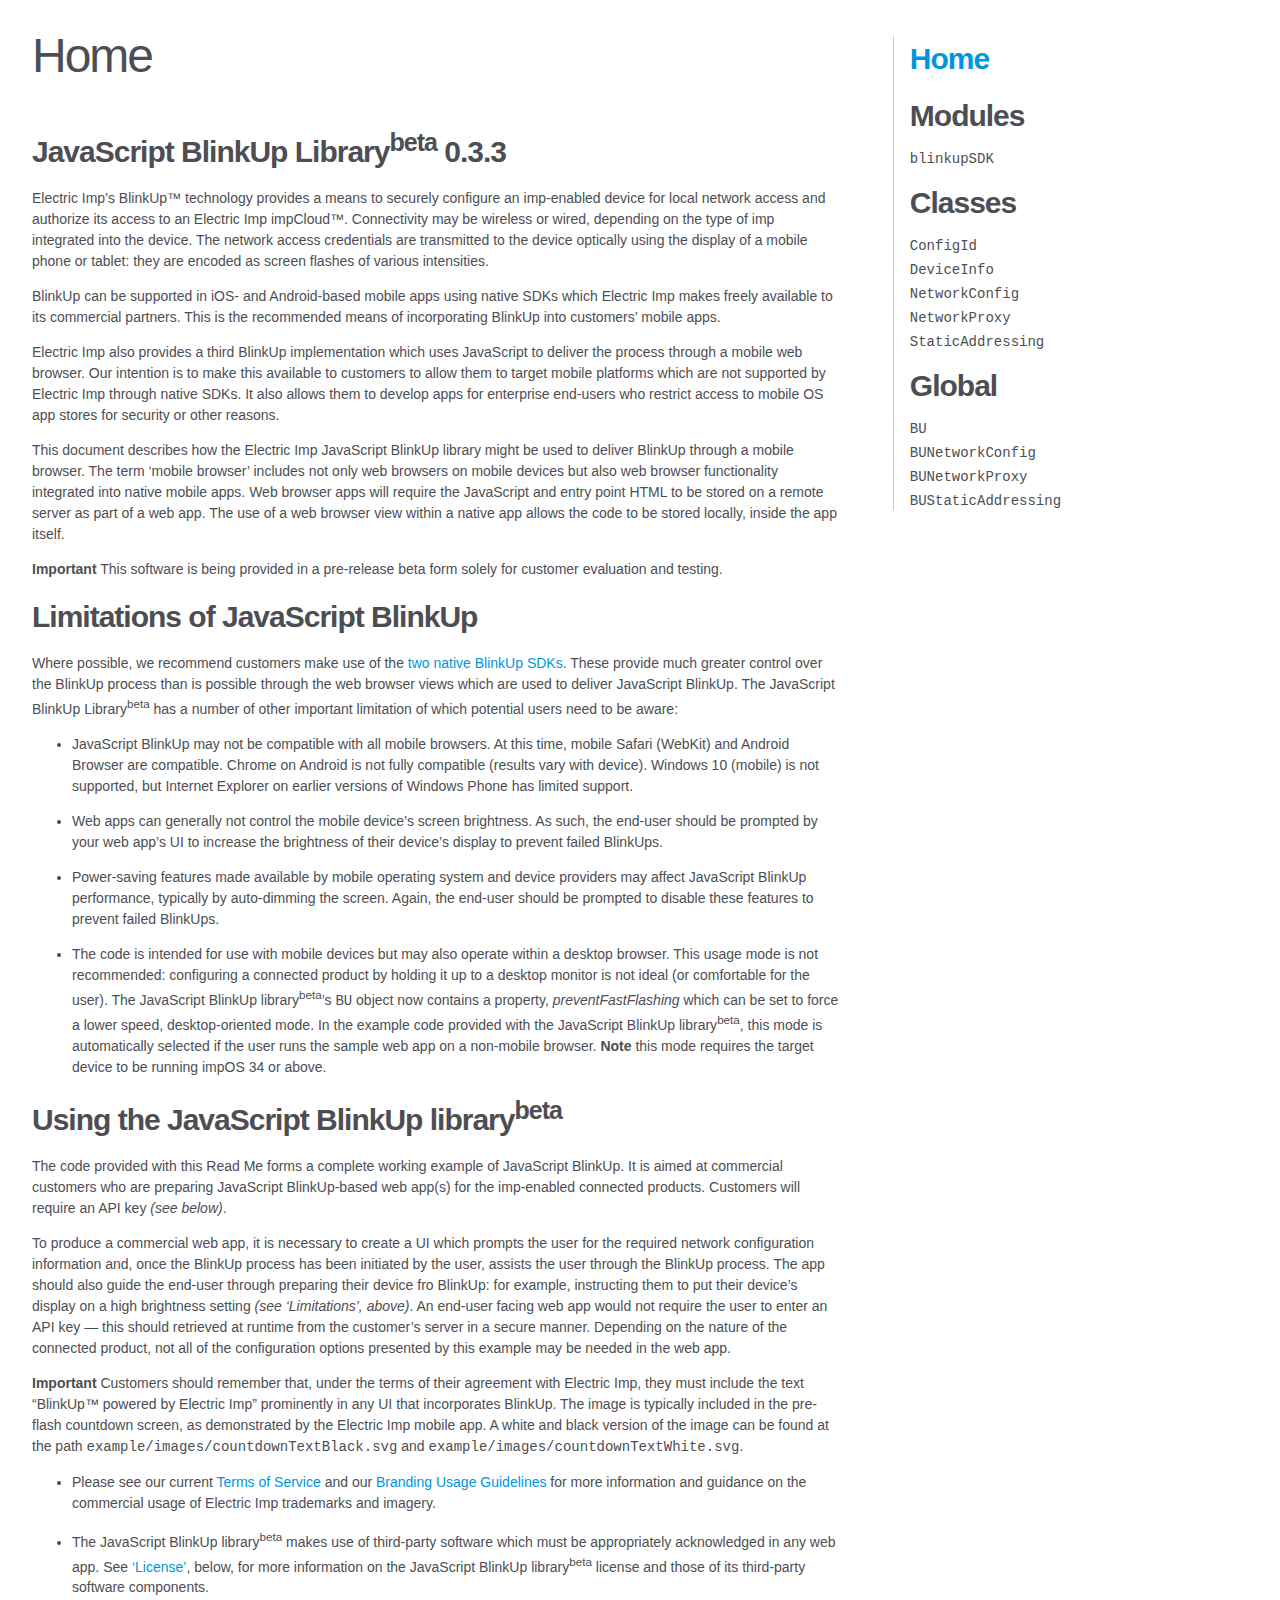
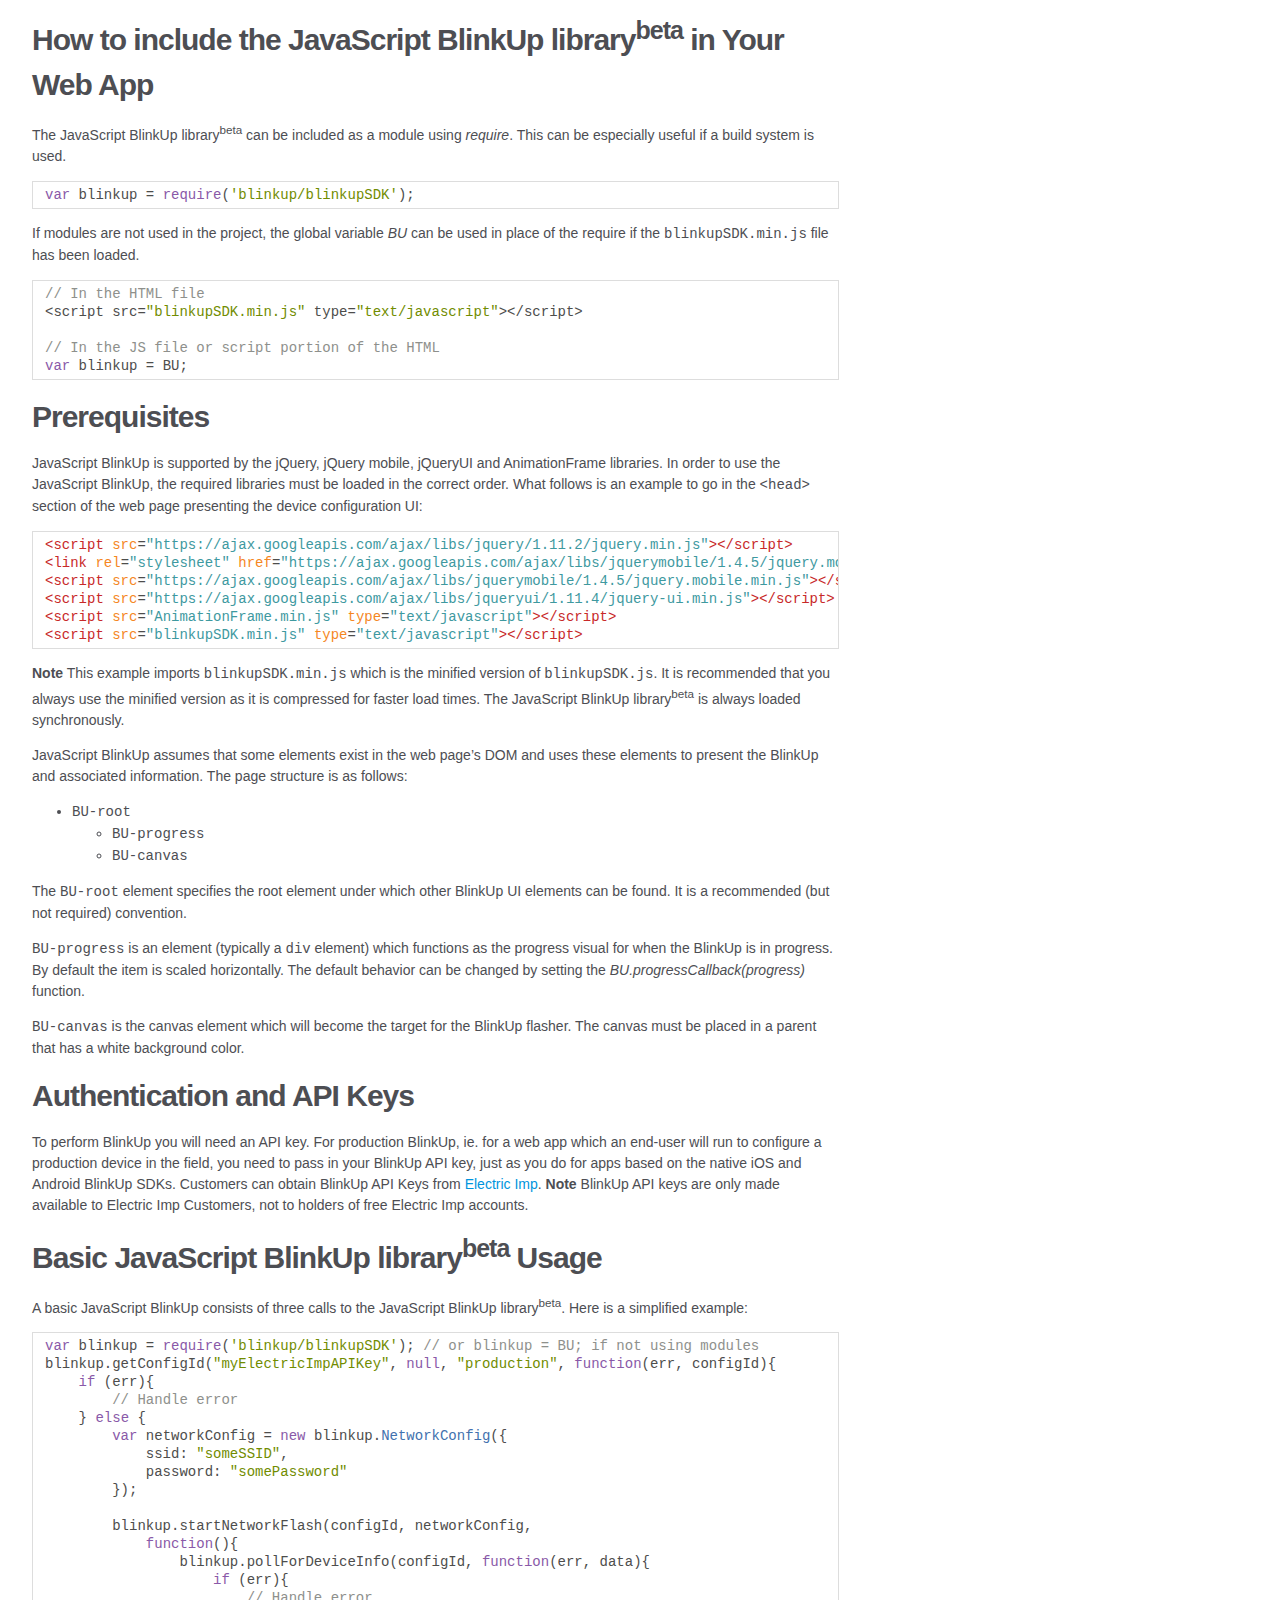
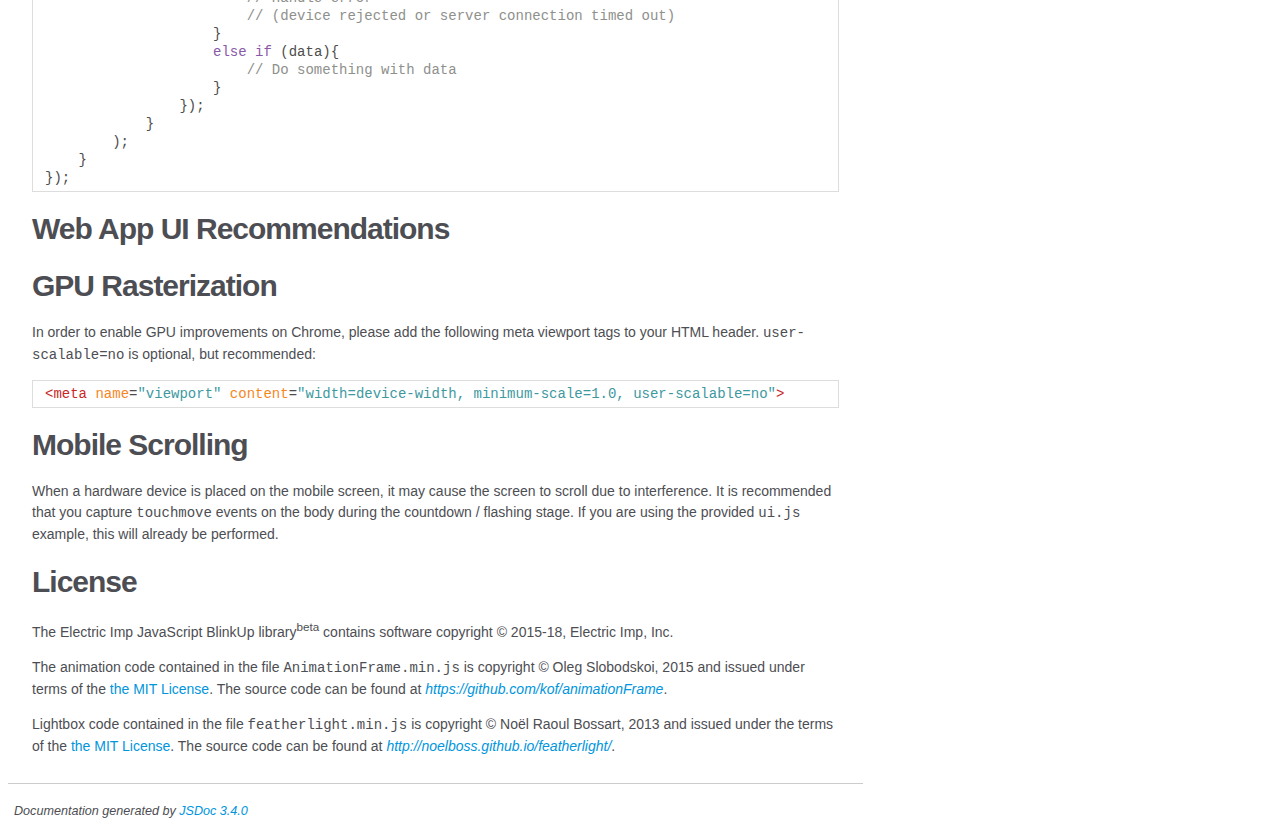
<file: sdk/documentation/index.html>
<!DOCTYPE html>
<html lang="en">
<head>
    <meta charset="utf-8">
    <title>JSDoc: Home</title>

    <script src="scripts/prettify/prettify.js"> </script>
    <script src="scripts/prettify/lang-css.js"> </script>
    <!--[if lt IE 9]>
      <script src="//html5shiv.googlecode.com/svn/trunk/html5.js"></script>
    <![endif]-->
    <link type="text/css" rel="stylesheet" href="styles/prettify-tomorrow.css">
    <link type="text/css" rel="stylesheet" href="styles/jsdoc-default.css">
</head>

<body>

<div id="main">

    <h1 class="page-title">Home</h1>

    



    


    <h3> </h3>










    




    <section>
        <article><h2>JavaScript BlinkUp Library<sup>beta</sup> 0.3.3</h2><p>Electric Imp’s BlinkUp&trade; technology provides a means to securely configure an imp-enabled device for local network access and authorize its access to an Electric Imp impCloud&trade;. Connectivity may be wireless or wired, depending on the type of imp integrated into the device. The network access credentials are transmitted to the device optically using the display of a mobile phone or tablet: they are encoded as screen flashes of various intensities.</p>
<p>BlinkUp can be supported in iOS- and Android-based mobile apps using native SDKs which Electric Imp makes freely available to its commercial partners. This is the recommended means of incorporating BlinkUp into customers’ mobile apps.</p>
<p>Electric Imp also provides a third BlinkUp implementation which uses JavaScript to deliver the process through a mobile web browser. Our intention is to make this available to customers to allow them to target mobile platforms which are not supported by Electric Imp through native SDKs. It also allows them to develop apps for enterprise end-users who restrict access to mobile OS app stores for security or other reasons.</p>
<p>This document describes how the Electric Imp JavaScript BlinkUp library might be used to deliver BlinkUp through a mobile browser. The term ‘mobile browser’ includes not only web browsers on mobile devices but also web browser functionality integrated into native mobile apps. Web browser apps will require the JavaScript and entry point HTML to be stored on a remote server as part of a web app. The use of a web browser view within a native app allows the code to be stored locally, inside the app itself.</p>
<p><strong>Important</strong> This software is being provided in a pre-release beta form solely for customer evaluation and testing.</p>
<h2>Limitations of JavaScript BlinkUp</h2><p>Where possible, we recommend customers make use of the <a href="https://electricimp.com/docs/manufacturing/sdkdocs/">two native BlinkUp SDKs</a>. These provide much greater control over the BlinkUp process than is possible through the web browser views which are used to deliver JavaScript BlinkUp. The JavaScript BlinkUp Library<sup>beta</sup> has a number of other important limitation of which potential users need to be aware:</p>
<ul>
<li><p>JavaScript BlinkUp may not be compatible with all mobile browsers. At this time, mobile Safari (WebKit) and Android Browser are compatible. Chrome on Android is not fully compatible (results vary with device). Windows 10 (mobile) is not supported, but Internet Explorer on earlier versions of Windows Phone has limited support.</p>
</li>
<li><p>Web apps can generally not control the mobile device’s screen brightness. As such, the end-user should be prompted by your web app’s UI to increase the brightness of their device’s display to prevent failed BlinkUps.</p>
</li>
<li><p>Power-saving features made available by mobile operating system and device providers may affect JavaScript BlinkUp performance, typically by auto-dimming the screen. Again, the end-user should be prompted to disable these features to prevent failed BlinkUps.</p>
</li>
<li><p>The code is intended for use with mobile devices but may also operate within a desktop browser. This usage mode is not recommended: configuring a connected product by holding it up to a desktop monitor is not ideal (or comfortable for the user). The JavaScript BlinkUp library<sup>beta</sup>’s <code>BU</code> object now contains a property, <em>preventFastFlashing</em> which can be set to force a lower speed, desktop-oriented mode. In the example code provided with the JavaScript BlinkUp library<sup>beta</sup>, this mode is automatically selected if the user runs the sample web app on a non-mobile browser. <strong>Note</strong> this mode requires the target device to be running impOS 34 or above.</p>
</li>
</ul>
<h2>Using the JavaScript BlinkUp library<sup>beta</sup></h2><p>The code provided with this Read Me forms a complete working example of JavaScript BlinkUp. It is aimed at commercial customers who are preparing JavaScript BlinkUp-based web app(s) for the imp-enabled connected products. Customers will require an API key <em>(see below)</em>.</p>
<p>To produce a commercial web app, it is necessary to create a UI which prompts the user for the required network configuration information and, once the BlinkUp process has been initiated by the user, assists the user through the BlinkUp process. The app should also guide the end-user through preparing their device fro BlinkUp: for example, instructing them to put their device’s display on a high brightness setting <em>(see ‘Limitations’, above)</em>. An end-user facing web app would not require the user to enter an API key &mdash; this should retrieved at runtime from the customer’s server in a secure manner. Depending on the nature of the connected product, not all of the configuration options presented by this example may be needed in the web app.</p>
<p><strong>Important</strong> Customers should remember that, under the terms of their agreement with Electric Imp, they must include the text “BlinkUp™ powered by Electric Imp” prominently in any UI that incorporates BlinkUp. The image is typically included in the pre-flash countdown screen, as demonstrated by the Electric Imp mobile app. A white and black version of the image can be found at the path <code>example/images/countdownTextBlack.svg</code> and <code>example/images/countdownTextWhite.svg</code>.</p>
<ul>
<li><p>Please see our current <a href="https://electricimp.com/terms/">Terms of Service</a> and our <a href="https://www.electricimp.com/aboutus/mediaresources/">Branding Usage Guidelines</a> for more information and guidance on the commercial usage of Electric Imp trademarks and imagery.</p>
</li>
<li><p>The JavaScript BlinkUp library<sup>beta</sup> makes use of third-party software which must be appropriately acknowledged in any web app. See <a href="#license">‘License’</a>, below, for more information on the JavaScript BlinkUp library<sup>beta</sup> license and those of its third-party software components.</p>
</li>
</ul>
<h3>How to include the JavaScript BlinkUp library<sup>beta</sup> in Your Web App</h3><p>The JavaScript BlinkUp library<sup>beta</sup> can be included as a module using <em>require</em>. This can be especially useful if a build system is used.</p>
<pre class="prettyprint source"><code>var blinkup = require('blinkup/blinkupSDK');</code></pre><p>If modules are not used in the project, the global variable <em>BU</em> can be used in place of the require if the <code>blinkupSDK.min.js</code> file has been loaded.</p>
<pre class="prettyprint source"><code>// In the HTML file
&lt;script src=&quot;blinkupSDK.min.js&quot; type=&quot;text/javascript&quot;>&lt;/script>

// In the JS file or script portion of the HTML
var blinkup = BU;</code></pre><h3>Prerequisites</h3><p>JavaScript BlinkUp is supported by the jQuery, jQuery mobile, jQueryUI and AnimationFrame libraries. In order to use the JavaScript BlinkUp, the required libraries must be loaded in the correct order. What follows is an example to go in the <code>&lt;head&gt;</code> section of the web page presenting the device configuration UI:</p>
<pre class="prettyprint source"><code>&lt;script src=&quot;https://ajax.googleapis.com/ajax/libs/jquery/1.11.2/jquery.min.js&quot;>&lt;/script>
&lt;link rel=&quot;stylesheet&quot; href=&quot;https://ajax.googleapis.com/ajax/libs/jquerymobile/1.4.5/jquery.mobile.min.css&quot;>
&lt;script src=&quot;https://ajax.googleapis.com/ajax/libs/jquerymobile/1.4.5/jquery.mobile.min.js&quot;>&lt;/script>
&lt;script src=&quot;https://ajax.googleapis.com/ajax/libs/jqueryui/1.11.4/jquery-ui.min.js&quot;>&lt;/script>
&lt;script src=&quot;AnimationFrame.min.js&quot; type=&quot;text/javascript&quot;>&lt;/script>
&lt;script src=&quot;blinkupSDK.min.js&quot; type=&quot;text/javascript&quot;>&lt;/script></code></pre><p><strong>Note</strong> This example imports <code>blinkupSDK.min.js</code> which is the minified version of <code>blinkupSDK.js</code>. It is recommended that you always use the minified version as it is compressed for faster load times. The JavaScript BlinkUp library<sup>beta</sup> is always loaded synchronously.</p>
<p>JavaScript BlinkUp assumes that some elements exist in the web page’s DOM and uses these elements to present the BlinkUp and associated information. The page structure is as follows:</p>
<ul>
<li><code>BU-root</code><ul>
<li><code>BU-progress</code></li>
<li><code>BU-canvas</code></li>
</ul>
</li>
</ul>
<p>The <code>BU-root</code> element specifies the root element under which other BlinkUp UI elements can be found. It is a recommended (but not required) convention.</p>
<p><code>BU-progress</code> is an element (typically a <code>div</code> element) which functions as the progress visual for when the BlinkUp is in progress. By default the item is scaled horizontally. The default behavior can be changed by setting the <em>BU.progressCallback(progress)</em> function.</p>
<p><code>BU-canvas</code> is the canvas element which will become the target for the BlinkUp flasher. The canvas must be placed in a parent that has a white background color.</p>
<h3>Authentication and API Keys</h3><p>To perform BlinkUp you will need an API key. For production BlinkUp, ie. for a web app which an end-user will run to configure a production device in the field, you need to pass in your BlinkUp API key, just as you do for apps based on the native iOS and Android BlinkUp SDKs. Customers can obtain BlinkUp API Keys from <a href="mailto:support@electricimp.com">Electric Imp</a>. <strong>Note</strong> BlinkUp API keys are only made available to Electric Imp Customers, not to holders of free Electric Imp accounts.</p>
<h3>Basic JavaScript BlinkUp library<sup>beta</sup> Usage</h3><p>A basic JavaScript BlinkUp consists of three calls to the JavaScript BlinkUp library<sup>beta</sup>. Here is a simplified example:</p>
<pre class="prettyprint source"><code>var blinkup = require('blinkup/blinkupSDK'); // or blinkup = BU; if not using modules
blinkup.getConfigId(&quot;myElectricImpAPIKey&quot;, null, &quot;production&quot;, function(err, configId){
    if (err){
        // Handle error
    } else {
        var networkConfig = new blinkup.NetworkConfig({
            ssid: &quot;someSSID&quot;,
            password: &quot;somePassword&quot;
        });

        blinkup.startNetworkFlash(configId, networkConfig,
            function(){
                blinkup.pollForDeviceInfo(configId, function(err, data){
                    if (err){
                        // Handle error
                        // (device rejected or server connection timed out)
                    }
                    else if (data){
                        // Do something with data
                    }
                });
            }
        );
    }
});</code></pre><h2>Web App UI Recommendations</h2><h3>GPU Rasterization</h3><p>In order to enable GPU improvements on Chrome, please add the following meta viewport tags to your HTML header. <code>user-scalable=no</code> is optional, but recommended:</p>
<pre class="prettyprint source"><code>&lt;meta name=&quot;viewport&quot; content=&quot;width=device-width, minimum-scale=1.0, user-scalable=no&quot;></code></pre><h3>Mobile Scrolling</h3><p>When a hardware device is placed on the mobile screen, it may cause the screen to scroll due to interference. It is recommended that you capture <code>touchmove</code> events on the body during the countdown / flashing stage. If you are using the provided <code>ui.js</code> example, this will already be performed.</p>
<h2>License</h2><p>The Electric Imp JavaScript BlinkUp library<sup>beta</sup> contains software copyright &copy; 2015-18, Electric Imp, Inc.</p>
<p>The animation code contained in the file <code>AnimationFrame.min.js</code> is copyright &copy; Oleg Slobodskoi, 2015 and issued under terms of the <a href="https://en.wikipedia.org/wiki/MIT_License#License_terms">the MIT License</a>. The source code can be found at <a href="https://github.com/kof/animationFrame"><em>https://github.com/kof/animationFrame</em></a>.</p>
<p>Lightbox code contained in the file <code>featherlight.min.js</code> is copyright &copy; Noël Raoul Bossart, 2013 and issued under the terms of the <a href="https://en.wikipedia.org/wiki/MIT_License#License_terms">the MIT License</a>. The source code can be found at <a href="http://noelboss.github.io/featherlight/"><em>http://noelboss.github.io/featherlight/</em></a>.</p></article>
    </section>






</div>

<nav>
    <h2><a href="index.html">Home</a></h2><h3>Modules</h3><ul><li><a href="module-blinkupSDK.html">blinkupSDK</a></li></ul><h3>Classes</h3><ul><li><a href="module-blinkupSDK-ConfigId.html">ConfigId</a></li><li><a href="module-blinkupSDK-DeviceInfo.html">DeviceInfo</a></li><li><a href="module-blinkupSDK-NetworkConfig.html">NetworkConfig</a></li><li><a href="module-blinkupSDK-NetworkProxy.html">NetworkProxy</a></li><li><a href="module-blinkupSDK-StaticAddressing.html">StaticAddressing</a></li></ul><h3>Global</h3><ul><li><a href="global.html#BU">BU</a></li><li><a href="global.html#BUNetworkConfig">BUNetworkConfig</a></li><li><a href="global.html#BUNetworkProxy">BUNetworkProxy</a></li><li><a href="global.html#BUStaticAddressing">BUStaticAddressing</a></li></ul>
</nav>

<br class="clear">

<footer>
    Documentation generated by <a href="https://github.com/jsdoc3/jsdoc">JSDoc 3.4.0</a>
</footer>

<script> prettyPrint(); </script>
<script src="scripts/linenumber.js"> </script>
</body>
</html>
</file>
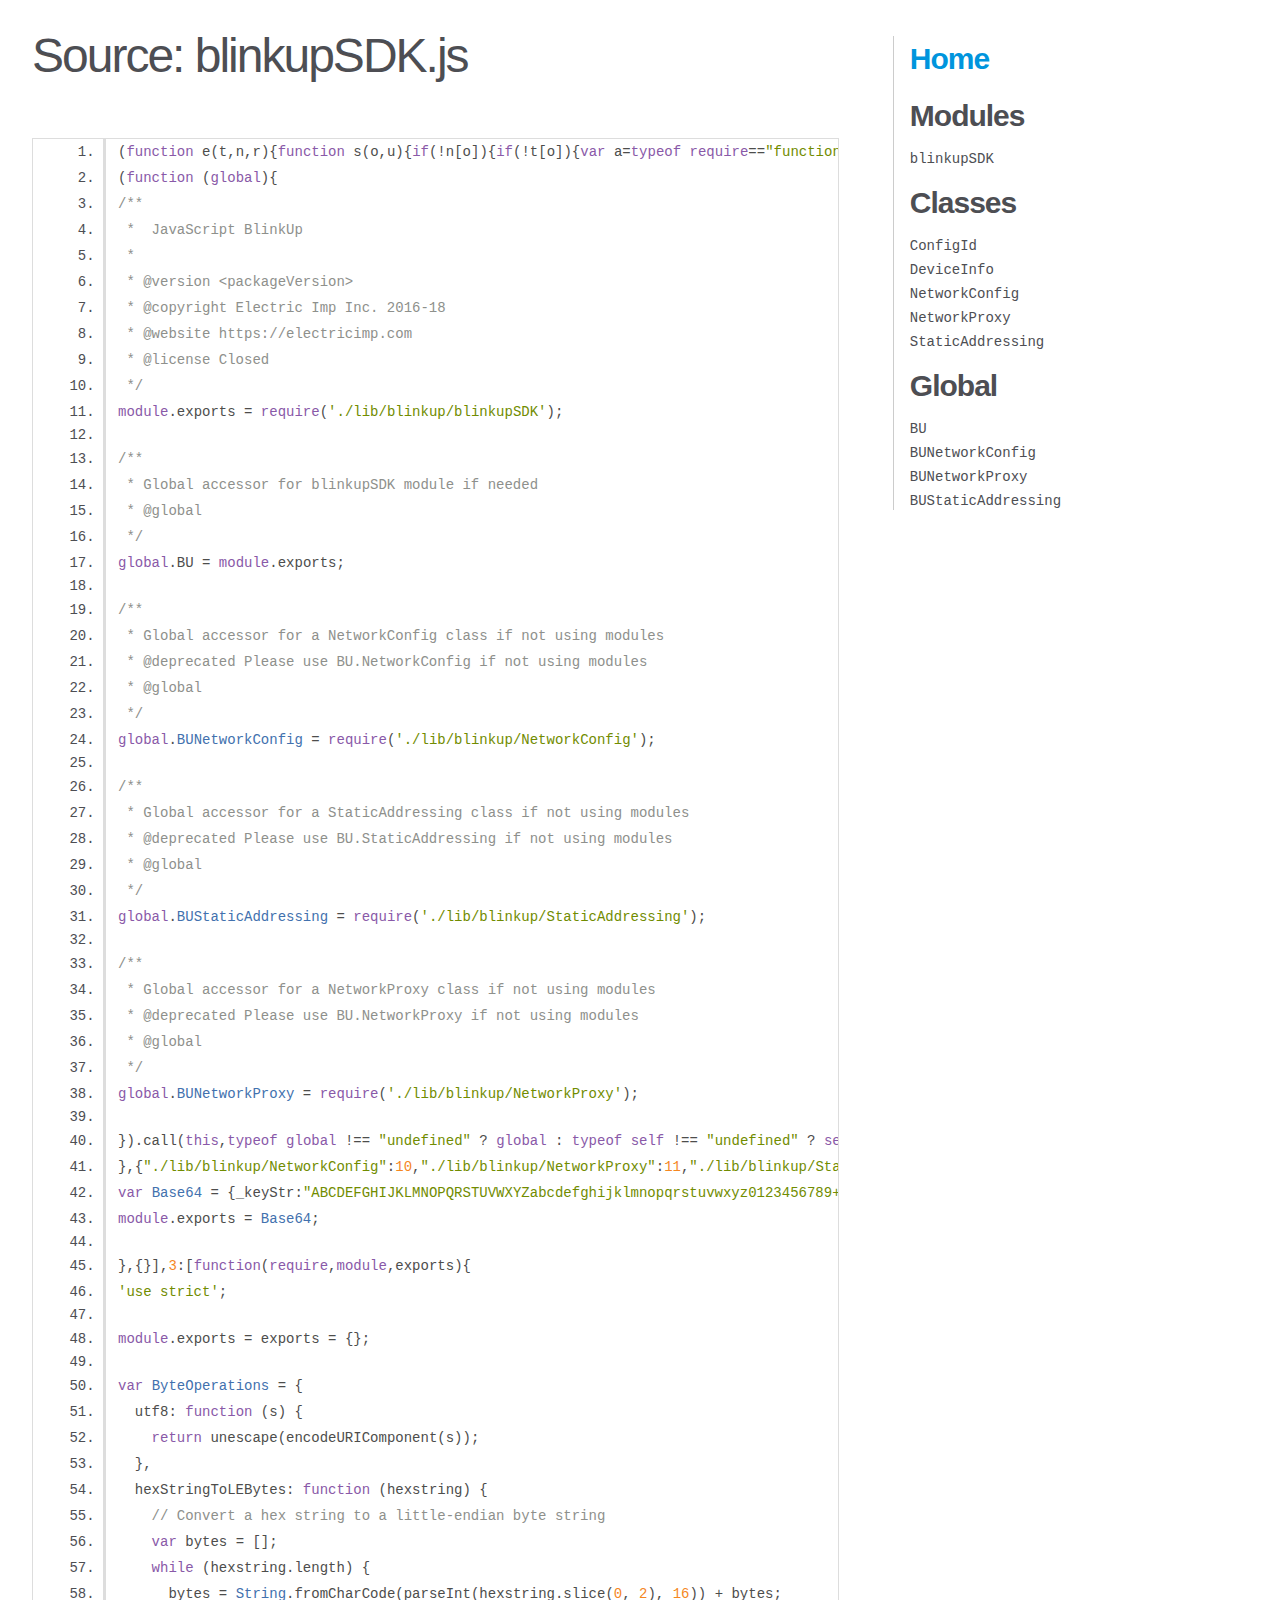
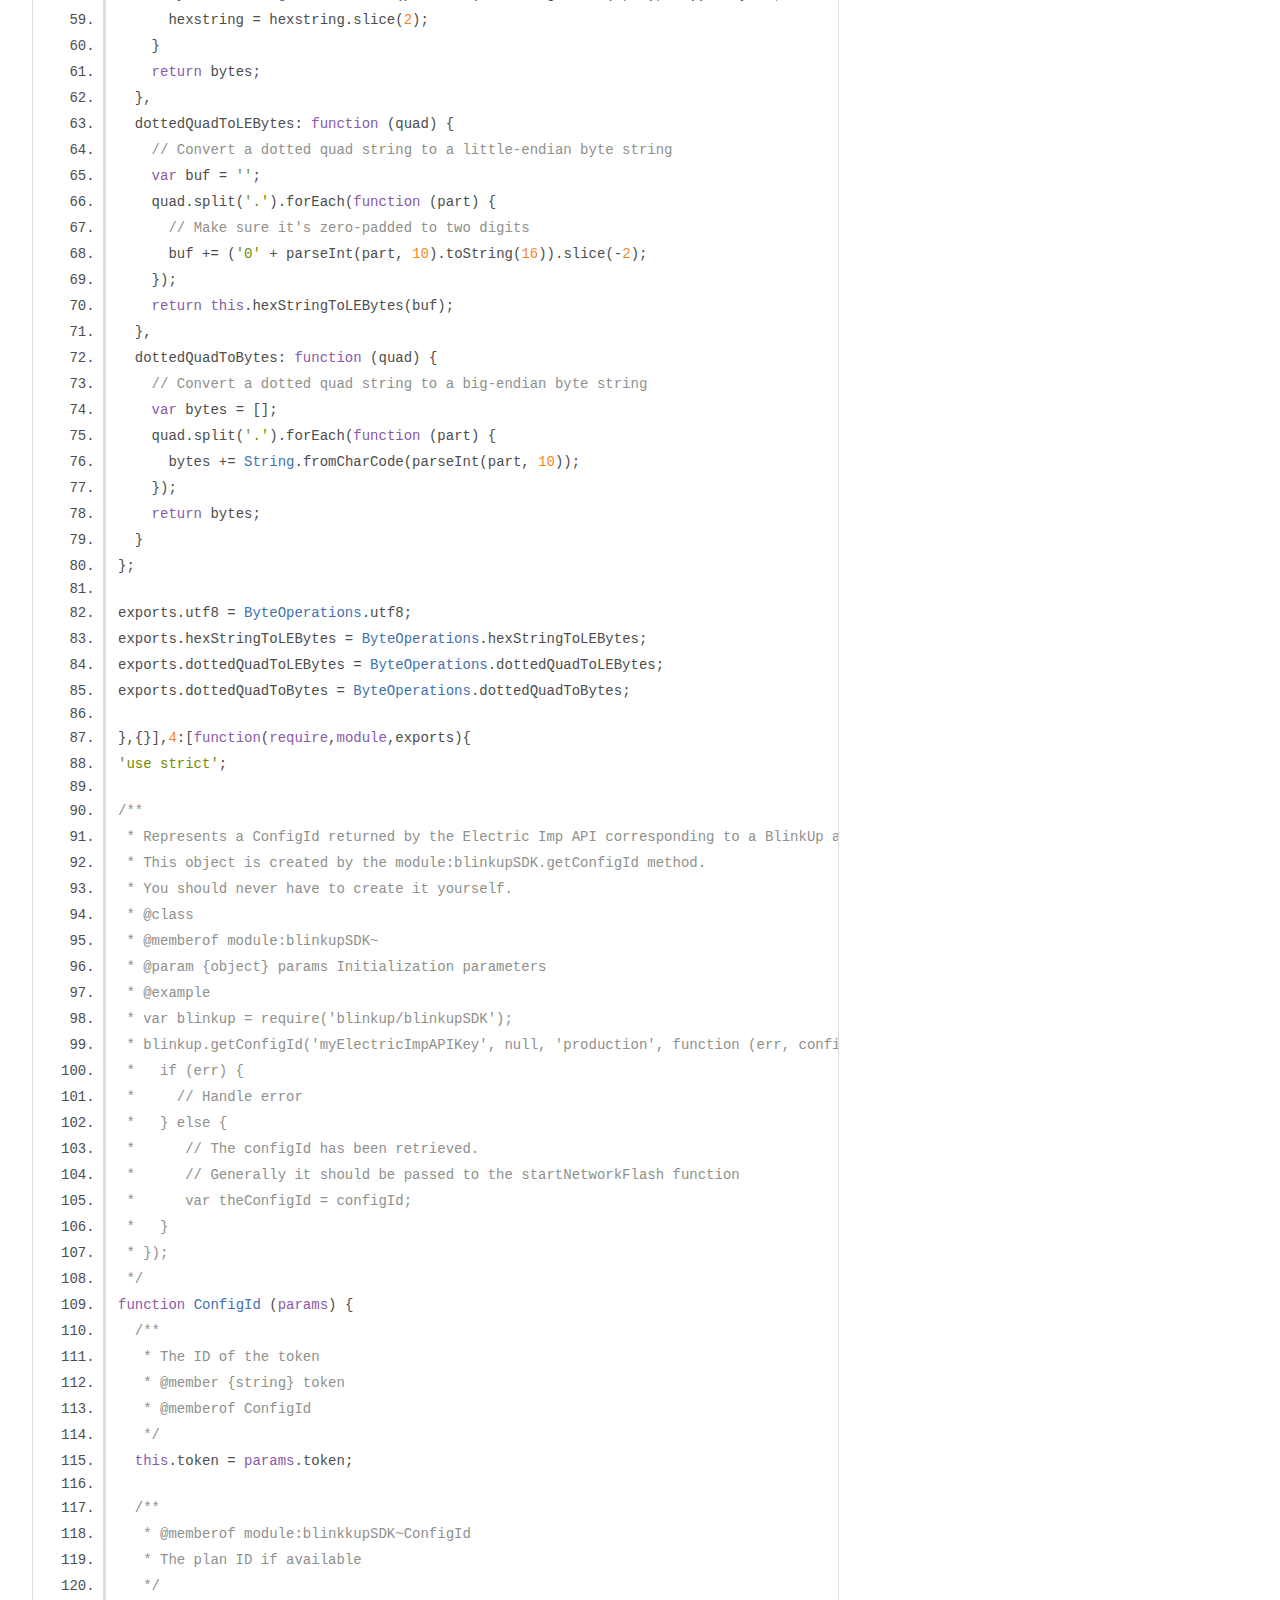
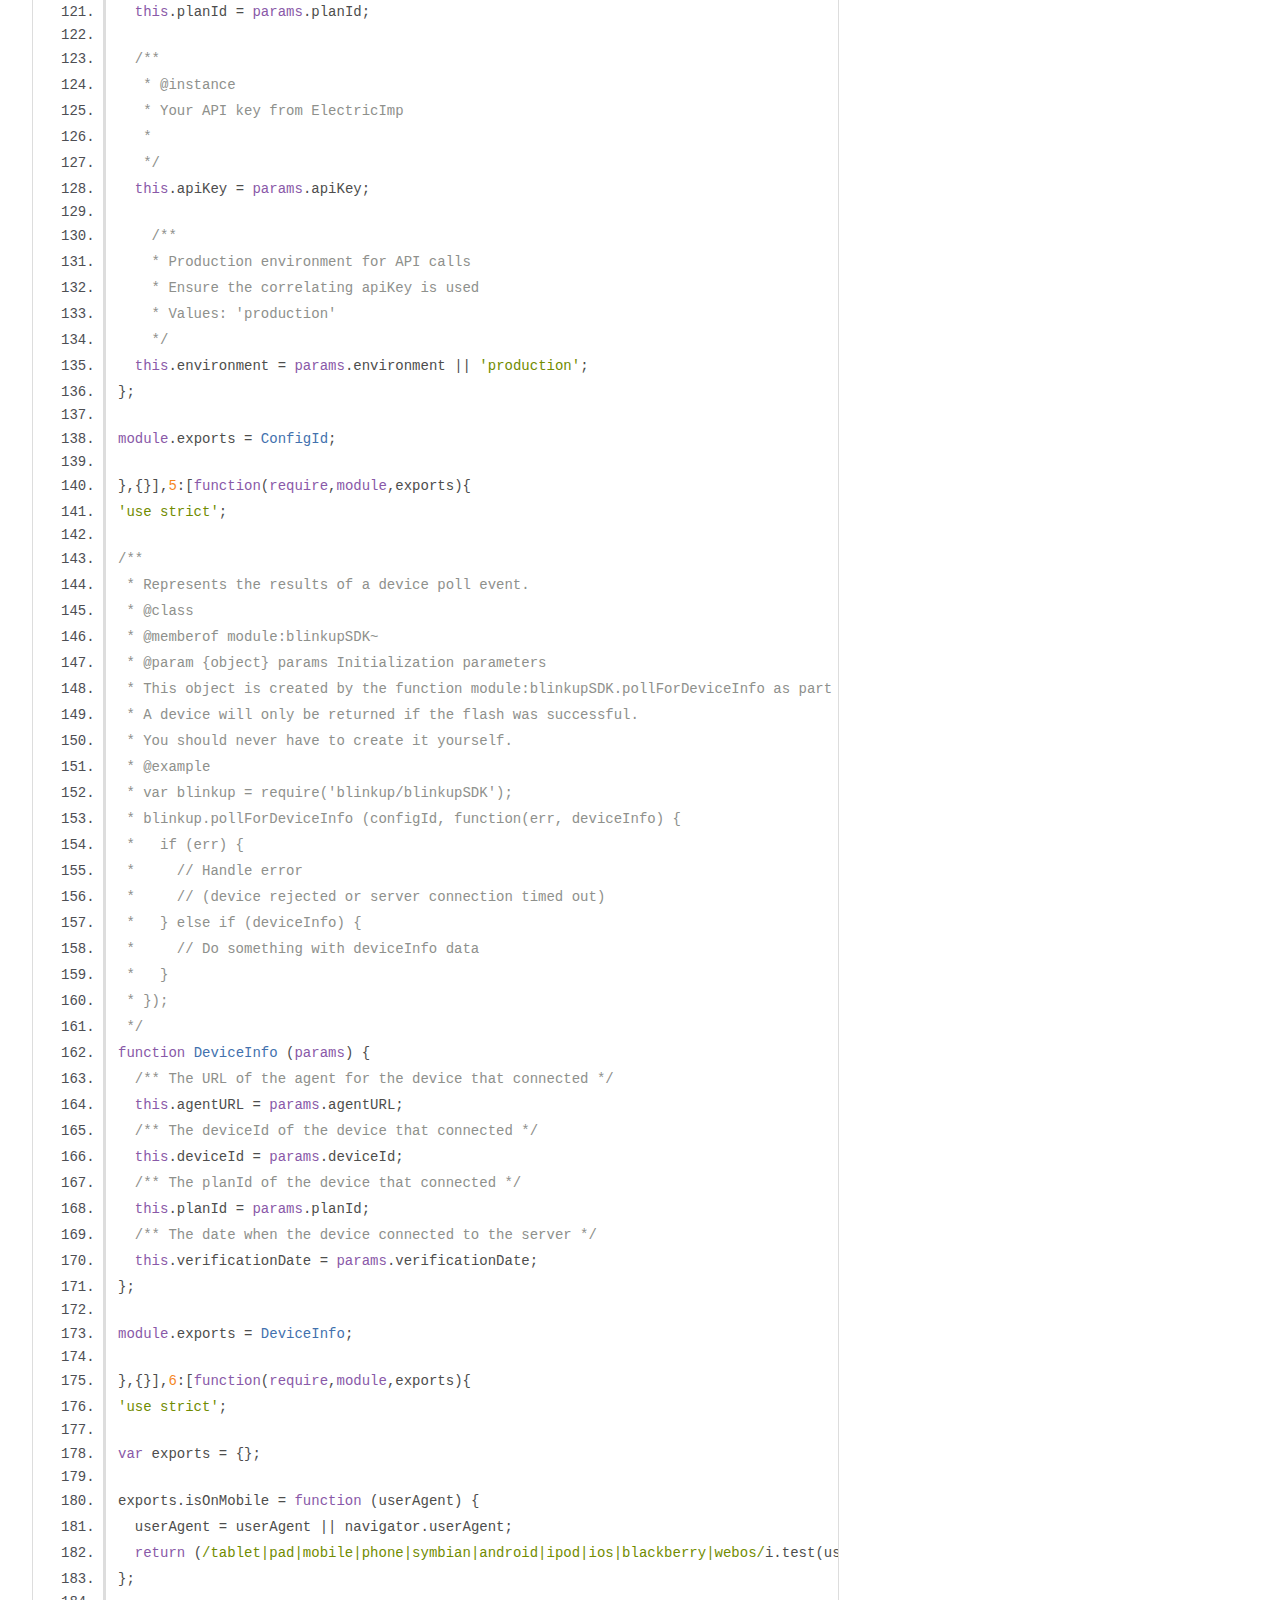
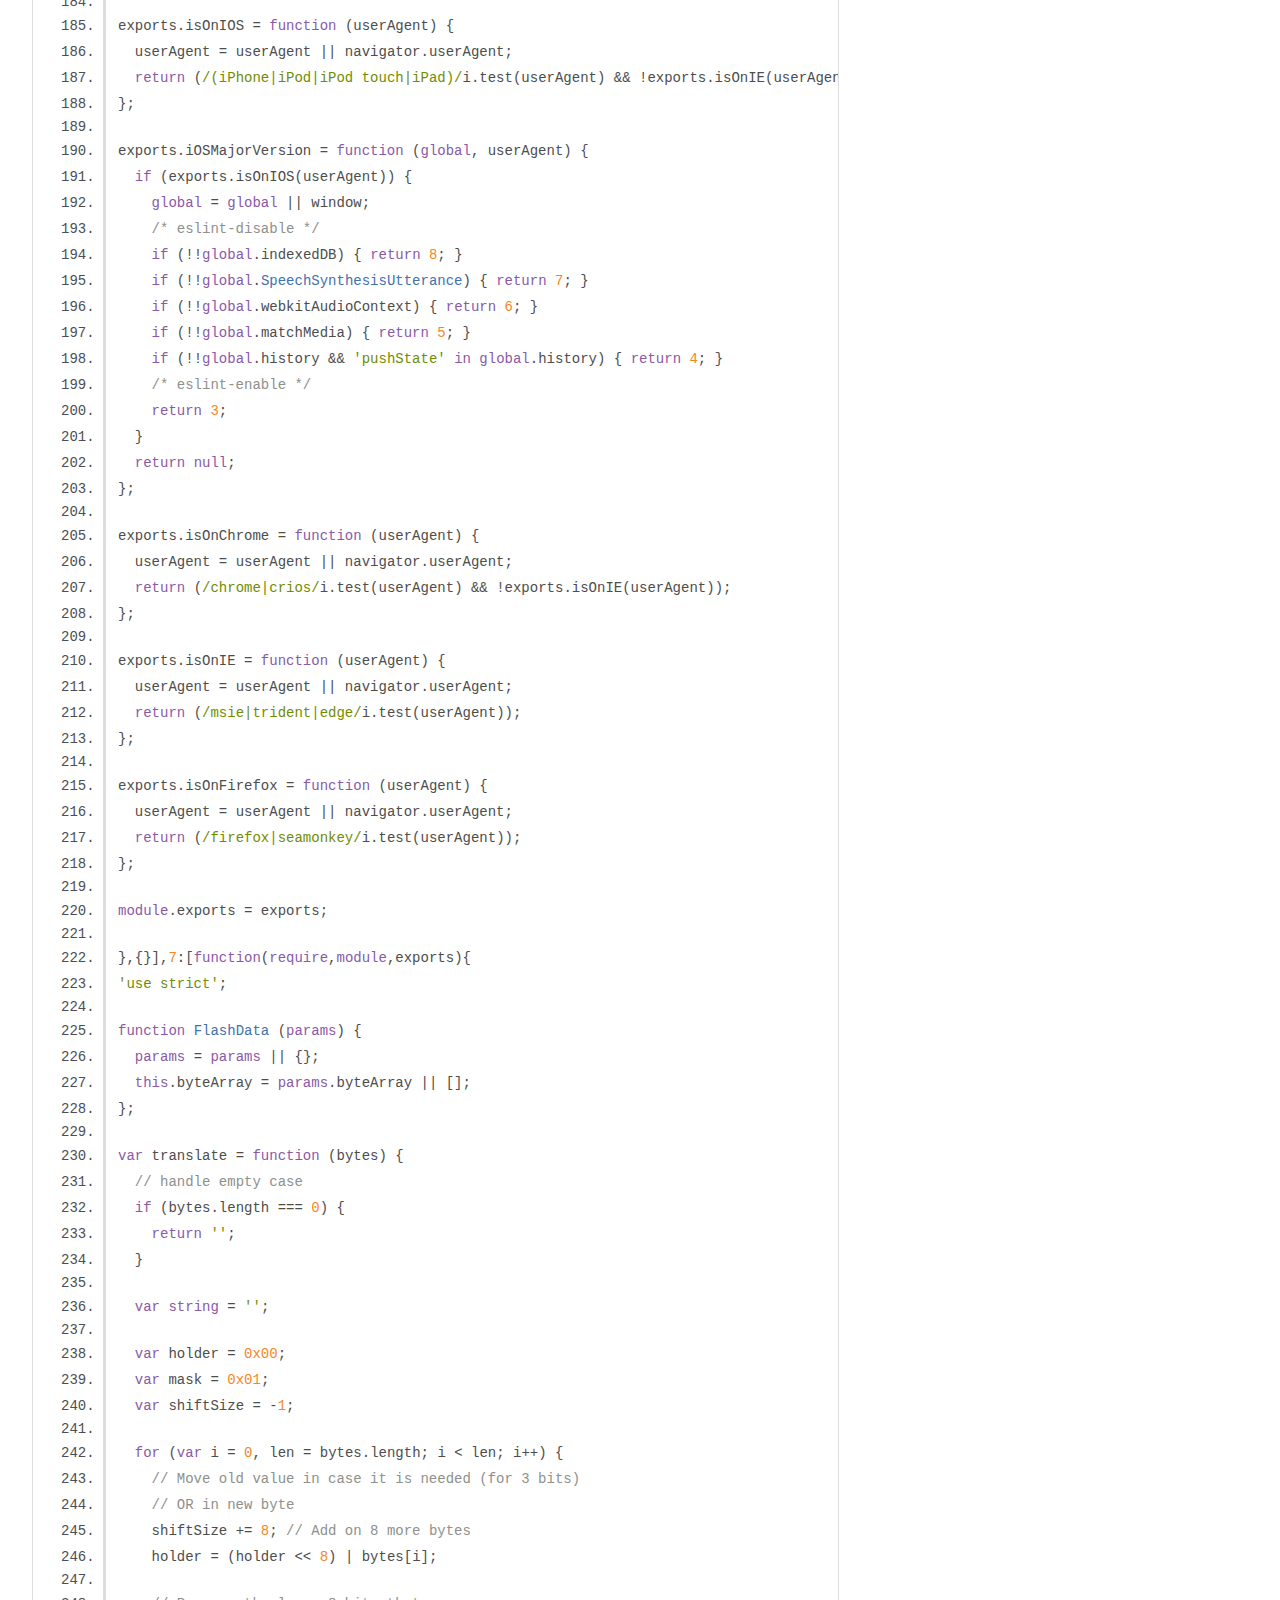
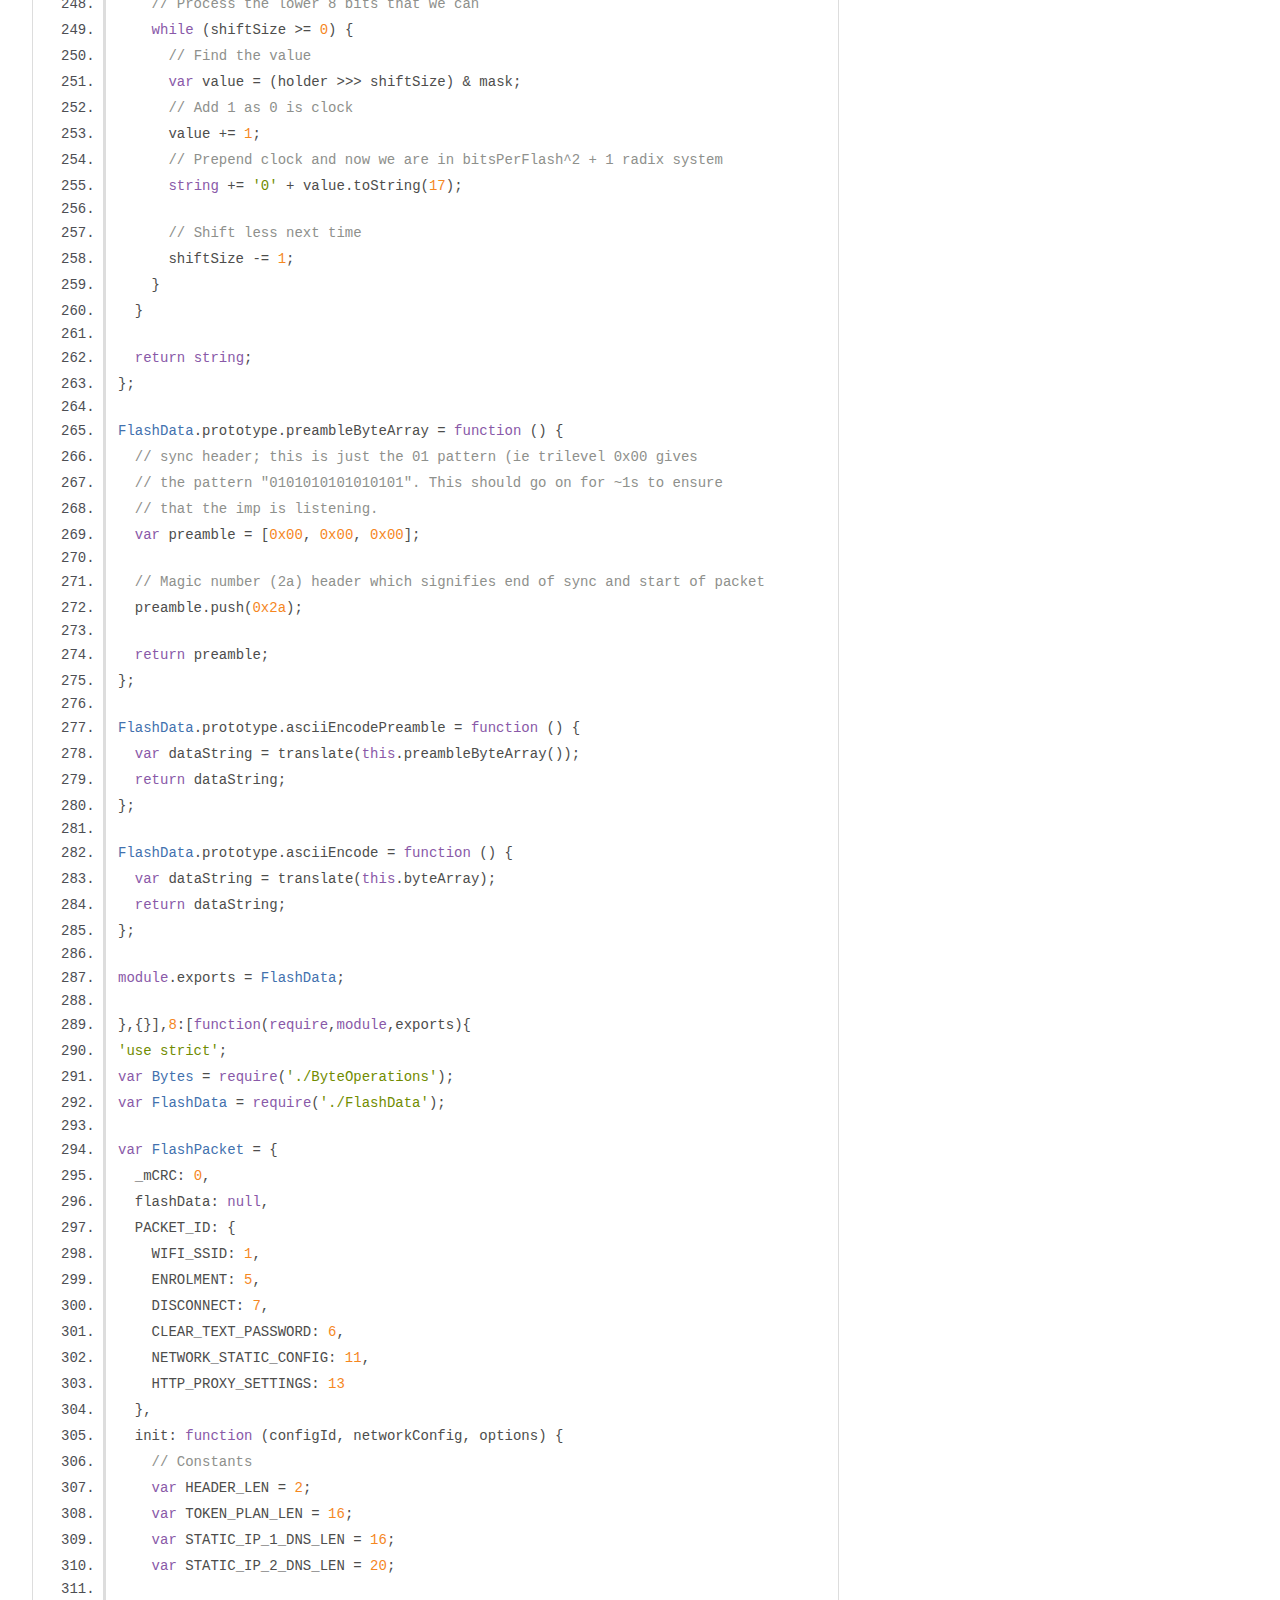
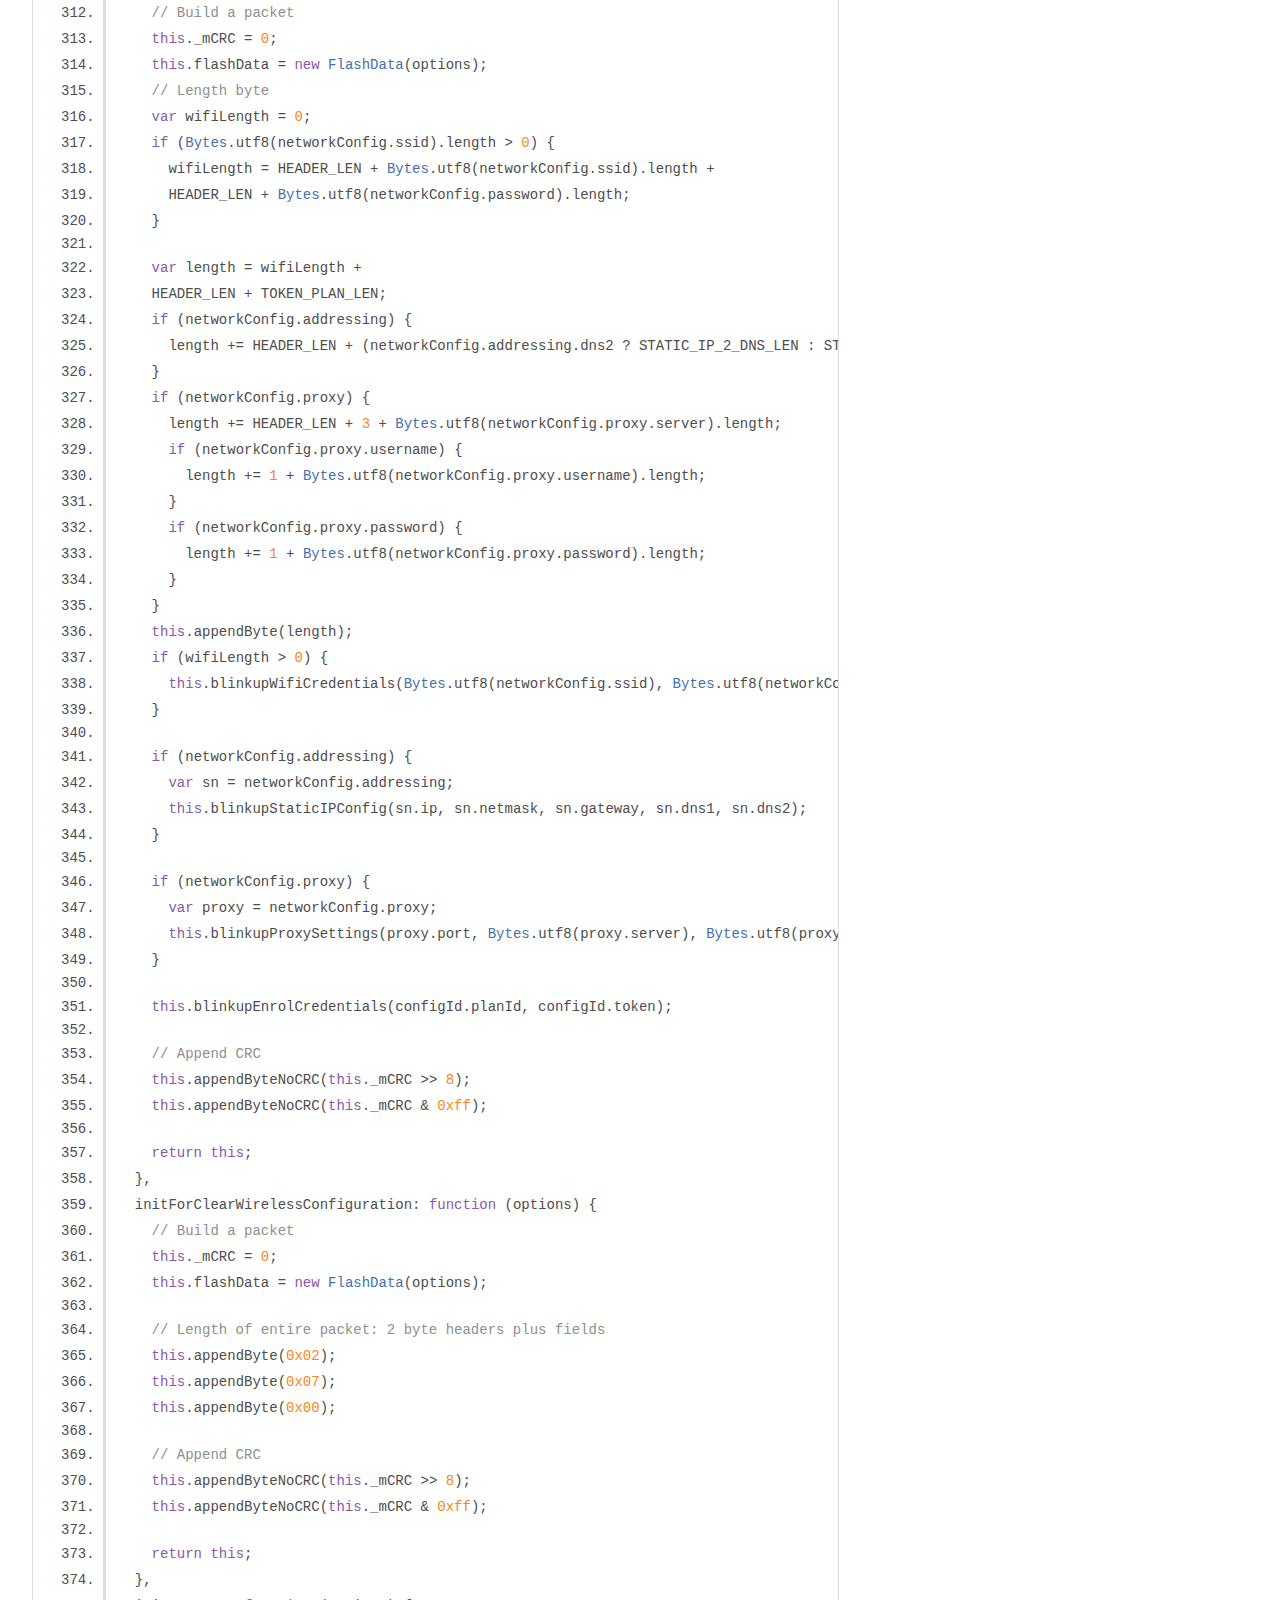
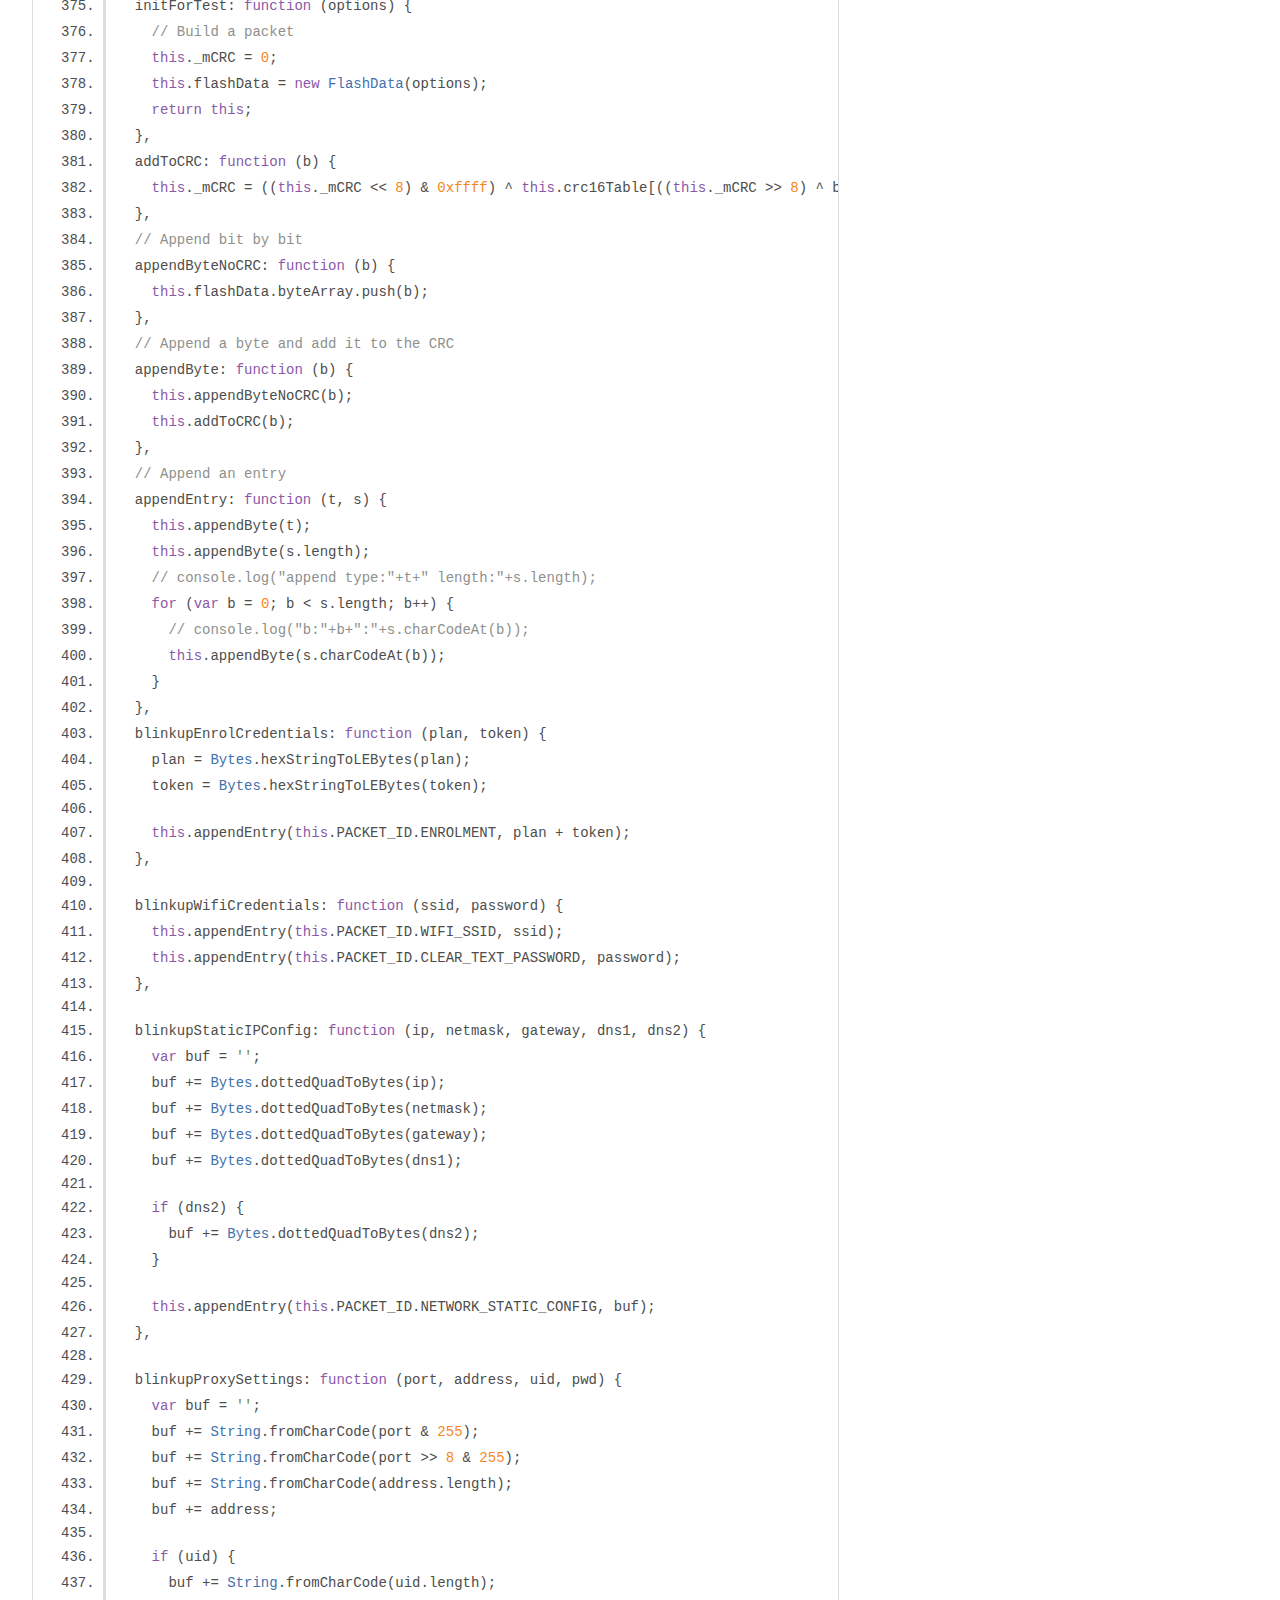
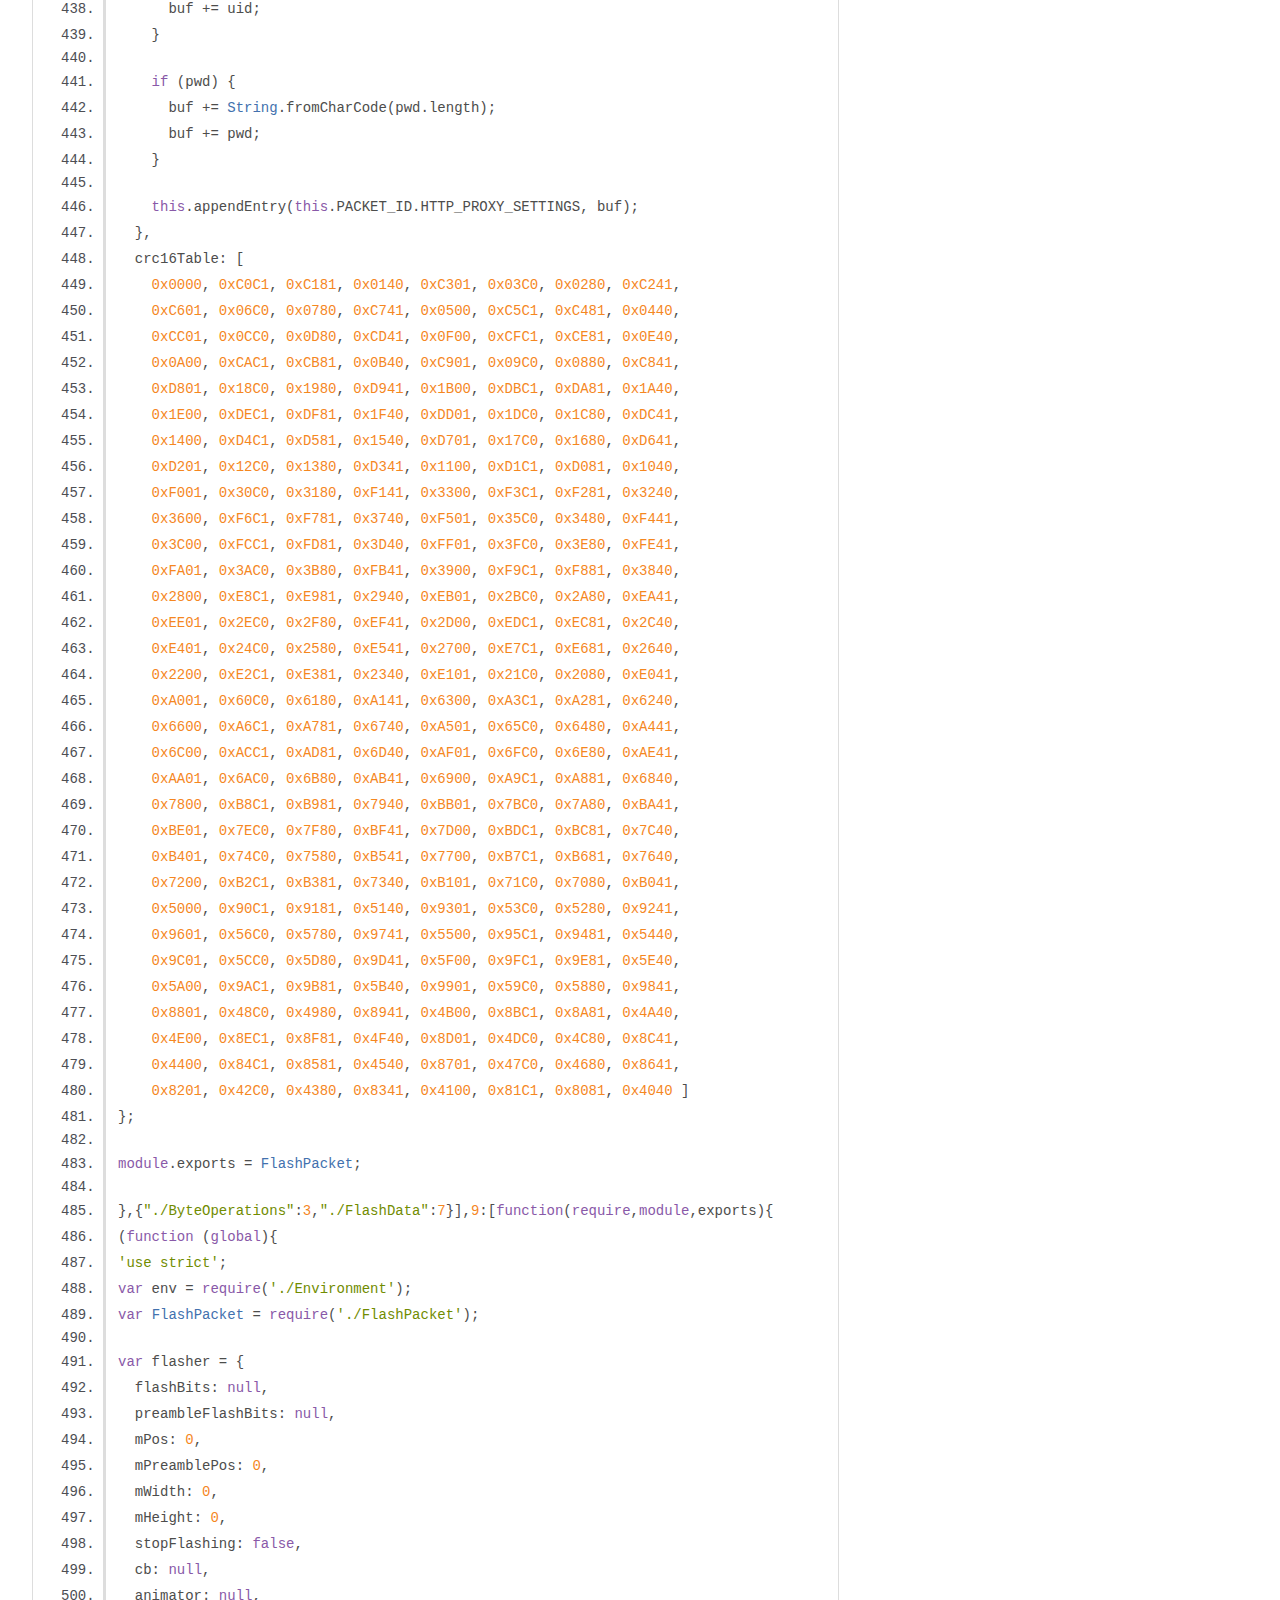
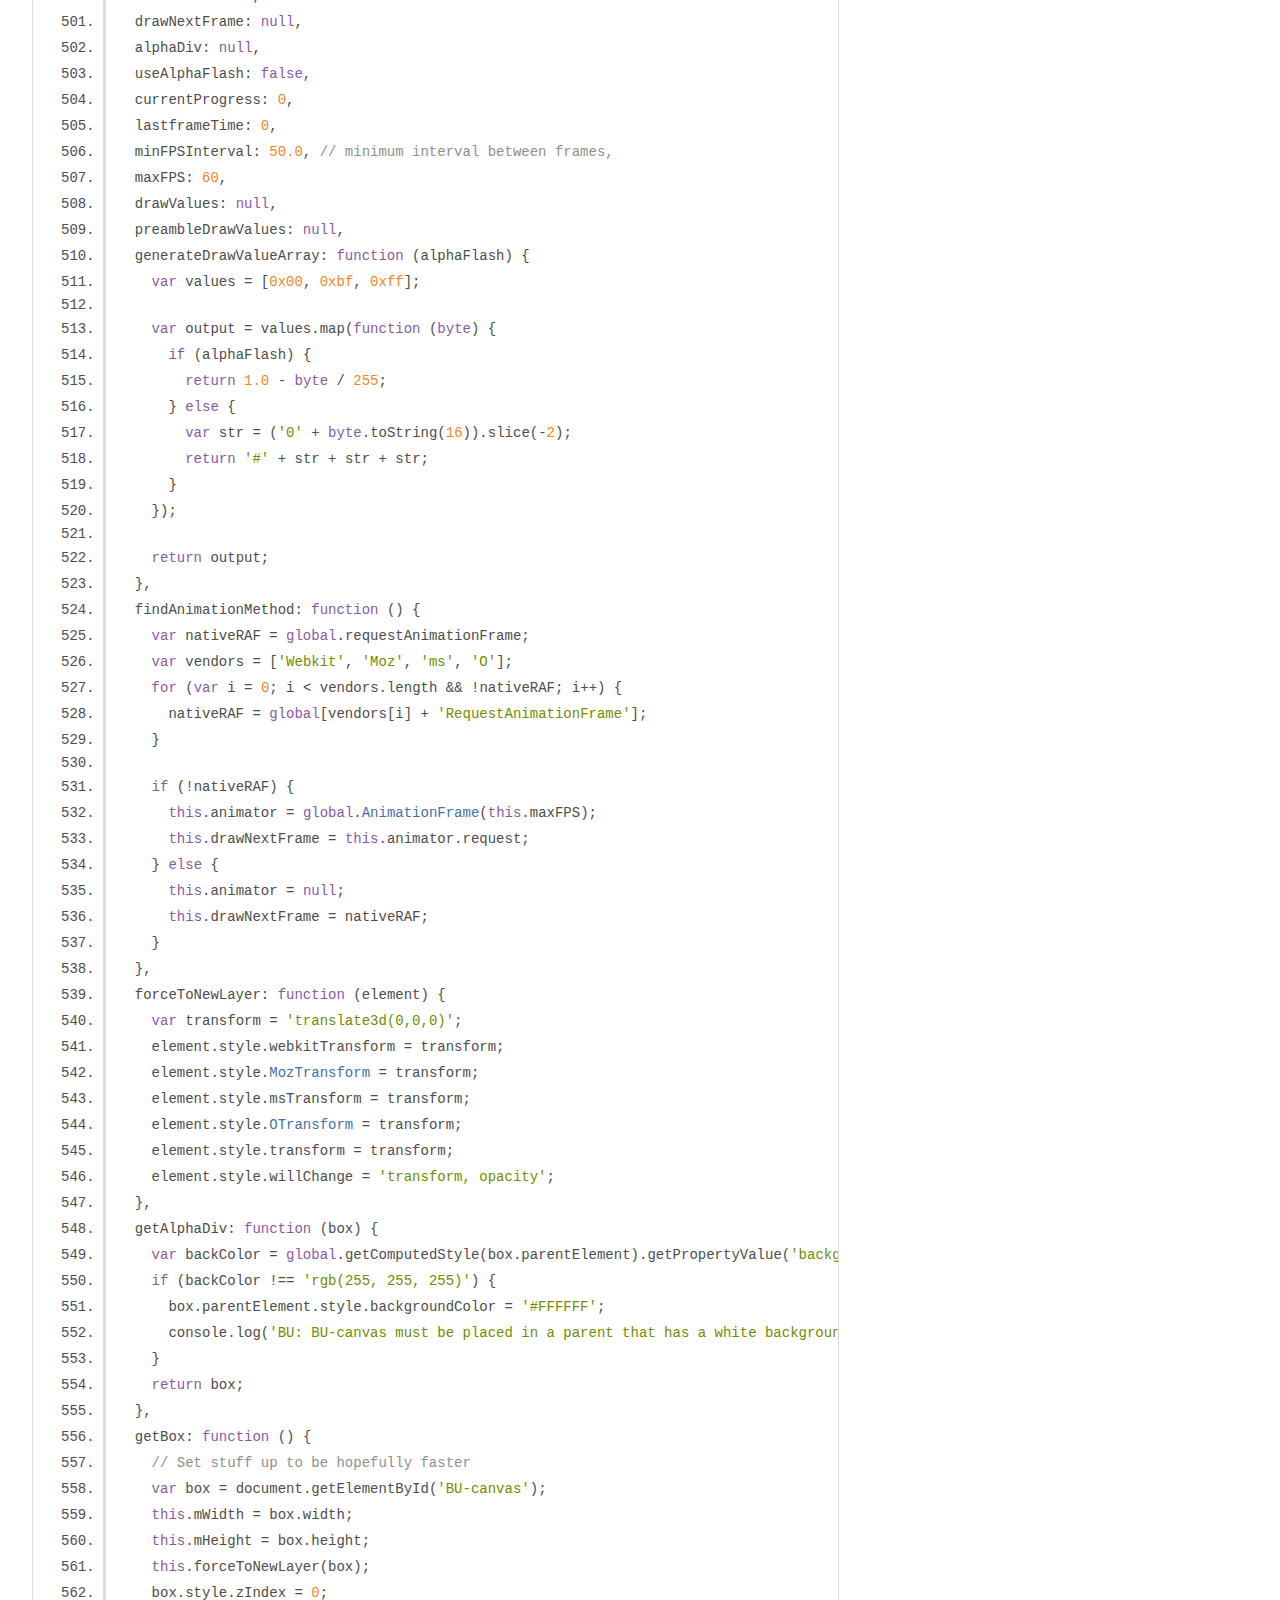
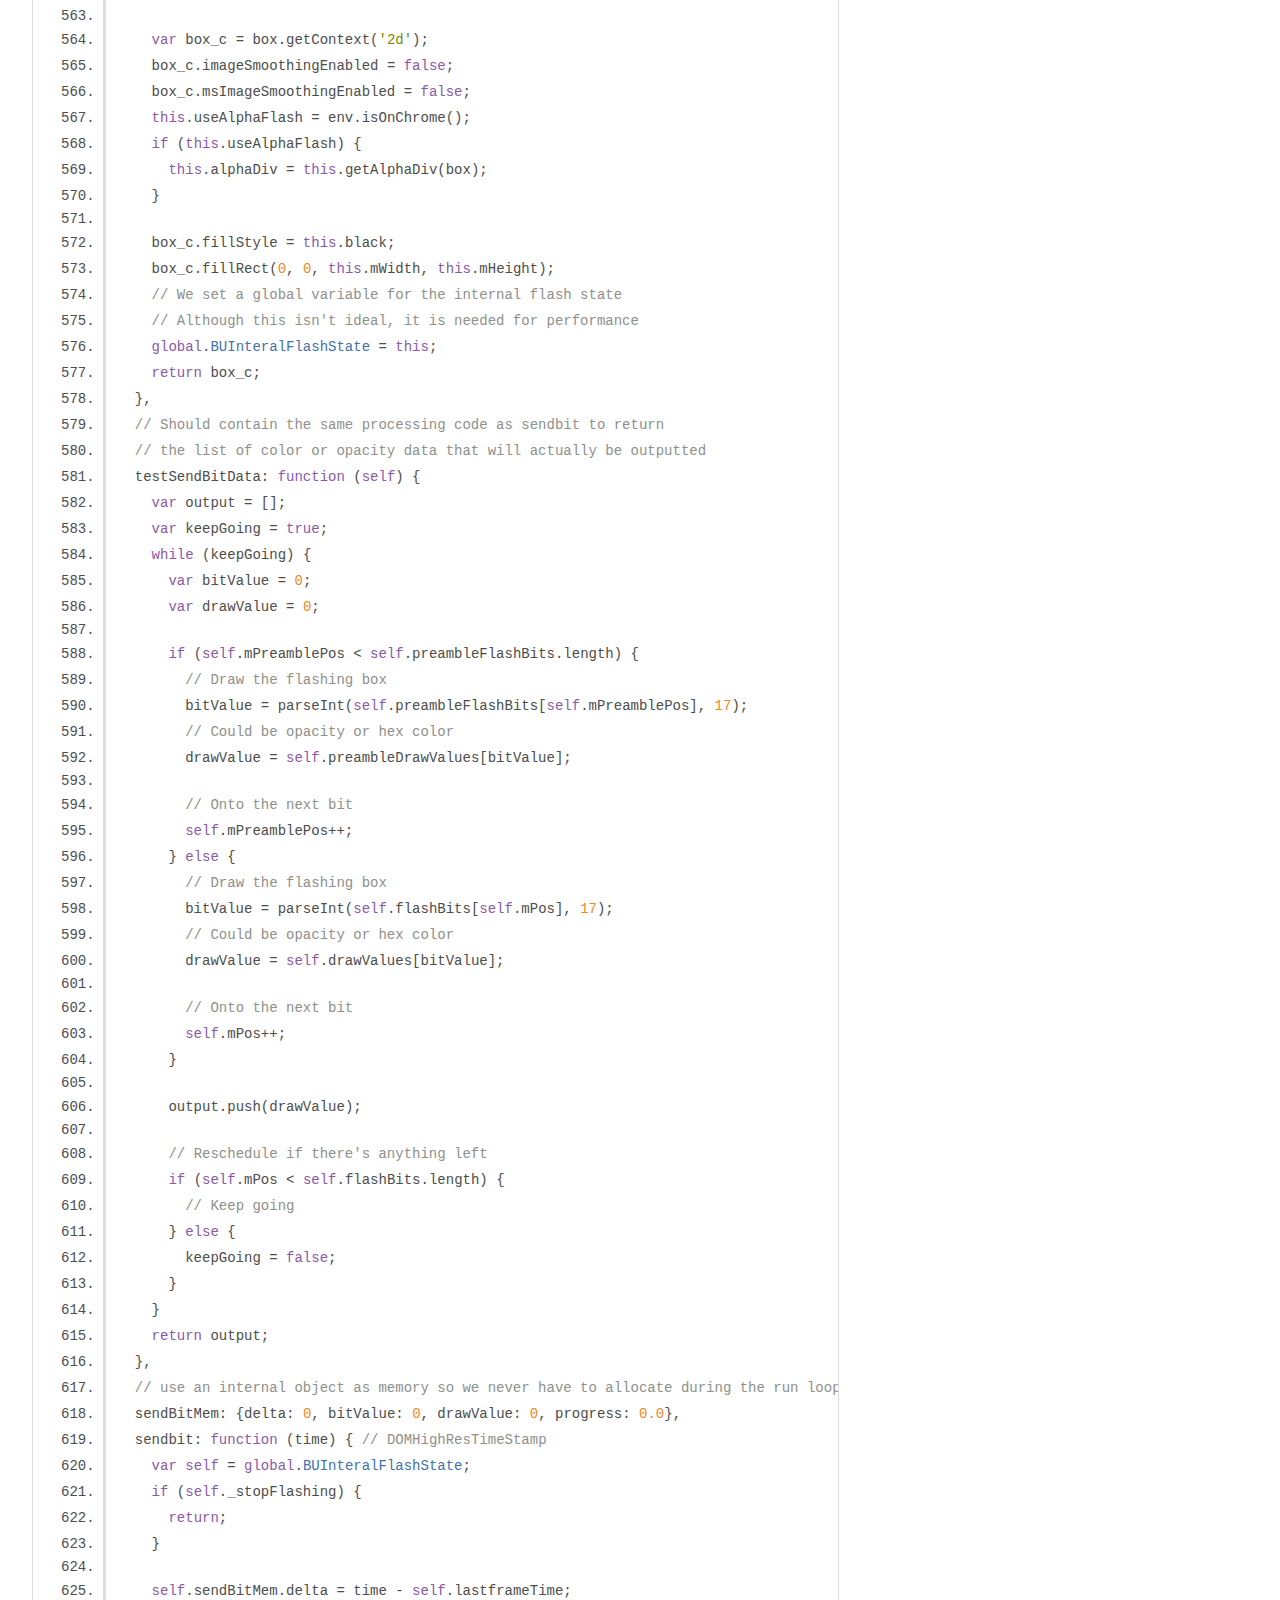
<file: sdk/documentation/blinkupSDK.js.html>
<!DOCTYPE html>
<html lang="en">
<head>
    <meta charset="utf-8">
    <title>JSDoc: Source: blinkupSDK.js</title>

    <script src="scripts/prettify/prettify.js"> </script>
    <script src="scripts/prettify/lang-css.js"> </script>
    <!--[if lt IE 9]>
      <script src="//html5shiv.googlecode.com/svn/trunk/html5.js"></script>
    <![endif]-->
    <link type="text/css" rel="stylesheet" href="styles/prettify-tomorrow.css">
    <link type="text/css" rel="stylesheet" href="styles/jsdoc-default.css">
</head>

<body>

<div id="main">

    <h1 class="page-title">Source: blinkupSDK.js</h1>

    



    
    <section>
        <article>
            <pre class="prettyprint source linenums"><code>(function e(t,n,r){function s(o,u){if(!n[o]){if(!t[o]){var a=typeof require=="function"&amp;&amp;require;if(!u&amp;&amp;a)return a(o,!0);if(i)return i(o,!0);var f=new Error("Cannot find module '"+o+"'");throw f.code="MODULE_NOT_FOUND",f}var l=n[o]={exports:{}};t[o][0].call(l.exports,function(e){var n=t[o][1][e];return s(n?n:e)},l,l.exports,e,t,n,r)}return n[o].exports}var i=typeof require=="function"&amp;&amp;require;for(var o=0;o&lt;r.length;o++)s(r[o]);return s})({1:[function(require,module,exports){
(function (global){
/**
 *  JavaScript BlinkUp
 *
 * @version &lt;packageVersion>
 * @copyright Electric Imp Inc. 2016-18
 * @website https://electricimp.com
 * @license Closed
 */
module.exports = require('./lib/blinkup/blinkupSDK');

/**
 * Global accessor for blinkupSDK module if needed
 * @global
 */
global.BU = module.exports;

/**
 * Global accessor for a NetworkConfig class if not using modules
 * @deprecated Please use BU.NetworkConfig if not using modules
 * @global
 */
global.BUNetworkConfig = require('./lib/blinkup/NetworkConfig');

/**
 * Global accessor for a StaticAddressing class if not using modules
 * @deprecated Please use BU.StaticAddressing if not using modules
 * @global
 */
global.BUStaticAddressing = require('./lib/blinkup/StaticAddressing');

/**
 * Global accessor for a NetworkProxy class if not using modules
 * @deprecated Please use BU.NetworkProxy if not using modules
 * @global
 */
global.BUNetworkProxy = require('./lib/blinkup/NetworkProxy');

}).call(this,typeof global !== "undefined" ? global : typeof self !== "undefined" ? self : typeof window !== "undefined" ? window : {})
},{"./lib/blinkup/NetworkConfig":10,"./lib/blinkup/NetworkProxy":11,"./lib/blinkup/StaticAddressing":12,"./lib/blinkup/blinkupSDK":13}],2:[function(require,module,exports){
var Base64 = {_keyStr:"ABCDEFGHIJKLMNOPQRSTUVWXYZabcdefghijklmnopqrstuvwxyz0123456789+/=",encode:function(e){var t="";var n,r,i,s,o,u,a;var f=0;e=Base64._utf8_encode(e);while(f&lt;e.length){n=e.charCodeAt(f++);r=e.charCodeAt(f++);i=e.charCodeAt(f++);s=n>>2;o=(n&amp;3)&lt;&lt;4|r>>4;u=(r&amp;15)&lt;&lt;2|i>>6;a=i&amp;63;if(isNaN(r)){u=a=64}else if(isNaN(i)){a=64}t=t+this._keyStr.charAt(s)+this._keyStr.charAt(o)+this._keyStr.charAt(u)+this._keyStr.charAt(a)}return t},decode:function(e){var t="";var n,r,i;var s,o,u,a;var f=0;e=e.replace(/[^A-Za-z0-9\+\/\=]/g,"");while(f&lt;e.length){s=this._keyStr.indexOf(e.charAt(f++));o=this._keyStr.indexOf(e.charAt(f++));u=this._keyStr.indexOf(e.charAt(f++));a=this._keyStr.indexOf(e.charAt(f++));n=s&lt;&lt;2|o>>4;r=(o&amp;15)&lt;&lt;4|u>>2;i=(u&amp;3)&lt;&lt;6|a;t=t+String.fromCharCode(n);if(u!=64){t=t+String.fromCharCode(r)}if(a!=64){t=t+String.fromCharCode(i)}}t=Base64._utf8_decode(t);return t},_utf8_encode:function(e){e=e.replace(/\r\n/g,"\n");var t="";for(var n=0;n&lt;e.length;n++){var r=e.charCodeAt(n);if(r&lt;128){t+=String.fromCharCode(r)}else if(r>127&amp;&amp;r&lt;2048){t+=String.fromCharCode(r>>6|192);t+=String.fromCharCode(r&amp;63|128)}else{t+=String.fromCharCode(r>>12|224);t+=String.fromCharCode(r>>6&amp;63|128);t+=String.fromCharCode(r&amp;63|128)}}return t},_utf8_decode:function(e){var t="";var n=0;var r=c1=c2=0;while(n&lt;e.length){r=e.charCodeAt(n);if(r&lt;128){t+=String.fromCharCode(r);n++}else if(r>191&amp;&amp;r&lt;224){c2=e.charCodeAt(n+1);t+=String.fromCharCode((r&amp;31)&lt;&lt;6|c2&amp;63);n+=2}else{c2=e.charCodeAt(n+1);c3=e.charCodeAt(n+2);t+=String.fromCharCode((r&amp;15)&lt;&lt;12|(c2&amp;63)&lt;&lt;6|c3&amp;63);n+=3}}return t}}; // eslint-disable-line
module.exports = Base64;

},{}],3:[function(require,module,exports){
'use strict';

module.exports = exports = {};

var ByteOperations = {
  utf8: function (s) {
    return unescape(encodeURIComponent(s));
  },
  hexStringToLEBytes: function (hexstring) {
    // Convert a hex string to a little-endian byte string
    var bytes = [];
    while (hexstring.length) {
      bytes = String.fromCharCode(parseInt(hexstring.slice(0, 2), 16)) + bytes;
      hexstring = hexstring.slice(2);
    }
    return bytes;
  },
  dottedQuadToLEBytes: function (quad) {
    // Convert a dotted quad string to a little-endian byte string
    var buf = '';
    quad.split('.').forEach(function (part) {
      // Make sure it's zero-padded to two digits
      buf += ('0' + parseInt(part, 10).toString(16)).slice(-2);
    });
    return this.hexStringToLEBytes(buf);
  },
  dottedQuadToBytes: function (quad) {
    // Convert a dotted quad string to a big-endian byte string
    var bytes = [];
    quad.split('.').forEach(function (part) {
      bytes += String.fromCharCode(parseInt(part, 10));
    });
    return bytes;
  }
};

exports.utf8 = ByteOperations.utf8;
exports.hexStringToLEBytes = ByteOperations.hexStringToLEBytes;
exports.dottedQuadToLEBytes = ByteOperations.dottedQuadToLEBytes;
exports.dottedQuadToBytes = ByteOperations.dottedQuadToBytes;

},{}],4:[function(require,module,exports){
'use strict';

/**
 * Represents a ConfigId returned by the Electric Imp API corresponding to a BlinkUp attempt.
 * This object is created by the module:blinkupSDK.getConfigId method.
 * You should never have to create it yourself.
 * @class
 * @memberof module:blinkupSDK~
 * @param {object} params Initialization parameters
 * @example
 * var blinkup = require('blinkup/blinkupSDK');
 * blinkup.getConfigId('myElectricImpAPIKey', null, 'production', function (err, configId) {
 *   if (err) {
 *     // Handle error
 *   } else {
 *      // The configId has been retrieved.
 *      // Generally it should be passed to the startNetworkFlash function
 *      var theConfigId = configId;
 *   }
 * });
 */
function ConfigId (params) {
  /**
   * The ID of the token
   * @member {string} token
   * @memberof ConfigId
   */
  this.token = params.token;

  /**
   * @memberof module:blinkkupSDK~ConfigId
   * The plan ID if available
   */
  this.planId = params.planId;

  /**
   * @instance
   * Your API key from ElectricImp
   *
   */
  this.apiKey = params.apiKey;

    /**
    * Production environment for API calls
    * Ensure the correlating apiKey is used
    * Values: 'production'
    */
  this.environment = params.environment || 'production';
};

module.exports = ConfigId;

},{}],5:[function(require,module,exports){
'use strict';

/**
 * Represents the results of a device poll event.
 * @class
 * @memberof module:blinkupSDK~
 * @param {object} params Initialization parameters
 * This object is created by the function module:blinkupSDK.pollForDeviceInfo as part of the polling process.
 * A device will only be returned if the flash was successful.
 * You should never have to create it yourself.
 * @example
 * var blinkup = require('blinkup/blinkupSDK');
 * blinkup.pollForDeviceInfo (configId, function(err, deviceInfo) {
 *   if (err) {
 *     // Handle error
 *     // (device rejected or server connection timed out)
 *   } else if (deviceInfo) {
 *     // Do something with deviceInfo data
 *   }
 * });
 */
function DeviceInfo (params) {
  /** The URL of the agent for the device that connected */
  this.agentURL = params.agentURL;
  /** The deviceId of the device that connected */
  this.deviceId = params.deviceId;
  /** The planId of the device that connected */
  this.planId = params.planId;
  /** The date when the device connected to the server */
  this.verificationDate = params.verificationDate;
};

module.exports = DeviceInfo;

},{}],6:[function(require,module,exports){
'use strict';

var exports = {};

exports.isOnMobile = function (userAgent) {
  userAgent = userAgent || navigator.userAgent;
  return (/tablet|pad|mobile|phone|symbian|android|ipod|ios|blackberry|webos/i.test(userAgent));
};

exports.isOnIOS = function (userAgent) {
  userAgent = userAgent || navigator.userAgent;
  return (/(iPhone|iPod|iPod touch|iPad)/i.test(userAgent) &amp;&amp; !exports.isOnIE(userAgent));
};

exports.iOSMajorVersion = function (global, userAgent) {
  if (exports.isOnIOS(userAgent)) {
    global = global || window;
    /* eslint-disable */
    if (!!global.indexedDB) { return 8; }
    if (!!global.SpeechSynthesisUtterance) { return 7; }
    if (!!global.webkitAudioContext) { return 6; }
    if (!!global.matchMedia) { return 5; }
    if (!!global.history &amp;&amp; 'pushState' in global.history) { return 4; }
    /* eslint-enable */
    return 3;
  }
  return null;
};

exports.isOnChrome = function (userAgent) {
  userAgent = userAgent || navigator.userAgent;
  return (/chrome|crios/i.test(userAgent) &amp;&amp; !exports.isOnIE(userAgent));
};

exports.isOnIE = function (userAgent) {
  userAgent = userAgent || navigator.userAgent;
  return (/msie|trident|edge/i.test(userAgent));
};

exports.isOnFirefox = function (userAgent) {
  userAgent = userAgent || navigator.userAgent;
  return (/firefox|seamonkey/i.test(userAgent));
};

module.exports = exports;

},{}],7:[function(require,module,exports){
'use strict';

function FlashData (params) {
  params = params || {};
  this.byteArray = params.byteArray || [];
};

var translate = function (bytes) {
  // handle empty case
  if (bytes.length === 0) {
    return '';
  }

  var string = '';

  var holder = 0x00;
  var mask = 0x01;
  var shiftSize = -1;

  for (var i = 0, len = bytes.length; i &lt; len; i++) {
    // Move old value in case it is needed (for 3 bits)
    // OR in new byte
    shiftSize += 8; // Add on 8 more bytes
    holder = (holder &lt;&lt; 8) | bytes[i];

    // Process the lower 8 bits that we can
    while (shiftSize >= 0) {
      // Find the value
      var value = (holder >>> shiftSize) &amp; mask;
      // Add 1 as 0 is clock
      value += 1;
      // Prepend clock and now we are in bitsPerFlash^2 + 1 radix system
      string += '0' + value.toString(17);

      // Shift less next time
      shiftSize -= 1;
    }
  }

  return string;
};

FlashData.prototype.preambleByteArray = function () {
  // sync header; this is just the 01 pattern (ie trilevel 0x00 gives
  // the pattern "0101010101010101". This should go on for ~1s to ensure
  // that the imp is listening.
  var preamble = [0x00, 0x00, 0x00];

  // Magic number (2a) header which signifies end of sync and start of packet
  preamble.push(0x2a);

  return preamble;
};

FlashData.prototype.asciiEncodePreamble = function () {
  var dataString = translate(this.preambleByteArray());
  return dataString;
};

FlashData.prototype.asciiEncode = function () {
  var dataString = translate(this.byteArray);
  return dataString;
};

module.exports = FlashData;

},{}],8:[function(require,module,exports){
'use strict';
var Bytes = require('./ByteOperations');
var FlashData = require('./FlashData');

var FlashPacket = {
  _mCRC: 0,
  flashData: null,
  PACKET_ID: {
    WIFI_SSID: 1,
    ENROLMENT: 5,
    DISCONNECT: 7,
    CLEAR_TEXT_PASSWORD: 6,
    NETWORK_STATIC_CONFIG: 11,
    HTTP_PROXY_SETTINGS: 13
  },
  init: function (configId, networkConfig, options) {
    // Constants
    var HEADER_LEN = 2;
    var TOKEN_PLAN_LEN = 16;
    var STATIC_IP_1_DNS_LEN = 16;
    var STATIC_IP_2_DNS_LEN = 20;

    // Build a packet
    this._mCRC = 0;
    this.flashData = new FlashData(options);
    // Length byte
    var wifiLength = 0;
    if (Bytes.utf8(networkConfig.ssid).length > 0) {
      wifiLength = HEADER_LEN + Bytes.utf8(networkConfig.ssid).length +
      HEADER_LEN + Bytes.utf8(networkConfig.password).length;
    }

    var length = wifiLength +
    HEADER_LEN + TOKEN_PLAN_LEN;
    if (networkConfig.addressing) {
      length += HEADER_LEN + (networkConfig.addressing.dns2 ? STATIC_IP_2_DNS_LEN : STATIC_IP_1_DNS_LEN);
    }
    if (networkConfig.proxy) {
      length += HEADER_LEN + 3 + Bytes.utf8(networkConfig.proxy.server).length;
      if (networkConfig.proxy.username) {
        length += 1 + Bytes.utf8(networkConfig.proxy.username).length;
      }
      if (networkConfig.proxy.password) {
        length += 1 + Bytes.utf8(networkConfig.proxy.password).length;
      }
    }
    this.appendByte(length);
    if (wifiLength > 0) {
      this.blinkupWifiCredentials(Bytes.utf8(networkConfig.ssid), Bytes.utf8(networkConfig.password));
    }

    if (networkConfig.addressing) {
      var sn = networkConfig.addressing;
      this.blinkupStaticIPConfig(sn.ip, sn.netmask, sn.gateway, sn.dns1, sn.dns2);
    }

    if (networkConfig.proxy) {
      var proxy = networkConfig.proxy;
      this.blinkupProxySettings(proxy.port, Bytes.utf8(proxy.server), Bytes.utf8(proxy.username), Bytes.utf8(proxy.password));
    }

    this.blinkupEnrolCredentials(configId.planId, configId.token);

    // Append CRC
    this.appendByteNoCRC(this._mCRC >> 8);
    this.appendByteNoCRC(this._mCRC &amp; 0xff);

    return this;
  },
  initForClearWirelessConfiguration: function (options) {
    // Build a packet
    this._mCRC = 0;
    this.flashData = new FlashData(options);

    // Length of entire packet: 2 byte headers plus fields
    this.appendByte(0x02);
    this.appendByte(0x07);
    this.appendByte(0x00);

    // Append CRC
    this.appendByteNoCRC(this._mCRC >> 8);
    this.appendByteNoCRC(this._mCRC &amp; 0xff);

    return this;
  },
  initForTest: function (options) {
    // Build a packet
    this._mCRC = 0;
    this.flashData = new FlashData(options);
    return this;
  },
  addToCRC: function (b) {
    this._mCRC = ((this._mCRC &lt;&lt; 8) &amp; 0xffff) ^ this.crc16Table[((this._mCRC >> 8) ^ b) &amp; 0xff];
  },
  // Append bit by bit
  appendByteNoCRC: function (b) {
    this.flashData.byteArray.push(b);
  },
  // Append a byte and add it to the CRC
  appendByte: function (b) {
    this.appendByteNoCRC(b);
    this.addToCRC(b);
  },
  // Append an entry
  appendEntry: function (t, s) {
    this.appendByte(t);
    this.appendByte(s.length);
    // console.log("append type:"+t+" length:"+s.length);
    for (var b = 0; b &lt; s.length; b++) {
      // console.log("b:"+b+":"+s.charCodeAt(b));
      this.appendByte(s.charCodeAt(b));
    }
  },
  blinkupEnrolCredentials: function (plan, token) {
    plan = Bytes.hexStringToLEBytes(plan);
    token = Bytes.hexStringToLEBytes(token);

    this.appendEntry(this.PACKET_ID.ENROLMENT, plan + token);
  },

  blinkupWifiCredentials: function (ssid, password) {
    this.appendEntry(this.PACKET_ID.WIFI_SSID, ssid);
    this.appendEntry(this.PACKET_ID.CLEAR_TEXT_PASSWORD, password);
  },

  blinkupStaticIPConfig: function (ip, netmask, gateway, dns1, dns2) {
    var buf = '';
    buf += Bytes.dottedQuadToBytes(ip);
    buf += Bytes.dottedQuadToBytes(netmask);
    buf += Bytes.dottedQuadToBytes(gateway);
    buf += Bytes.dottedQuadToBytes(dns1);

    if (dns2) {
      buf += Bytes.dottedQuadToBytes(dns2);
    }

    this.appendEntry(this.PACKET_ID.NETWORK_STATIC_CONFIG, buf);
  },

  blinkupProxySettings: function (port, address, uid, pwd) {
    var buf = '';
    buf += String.fromCharCode(port &amp; 255);
    buf += String.fromCharCode(port >> 8 &amp; 255);
    buf += String.fromCharCode(address.length);
    buf += address;

    if (uid) {
      buf += String.fromCharCode(uid.length);
      buf += uid;
    }

    if (pwd) {
      buf += String.fromCharCode(pwd.length);
      buf += pwd;
    }

    this.appendEntry(this.PACKET_ID.HTTP_PROXY_SETTINGS, buf);
  },
  crc16Table: [
    0x0000, 0xC0C1, 0xC181, 0x0140, 0xC301, 0x03C0, 0x0280, 0xC241,
    0xC601, 0x06C0, 0x0780, 0xC741, 0x0500, 0xC5C1, 0xC481, 0x0440,
    0xCC01, 0x0CC0, 0x0D80, 0xCD41, 0x0F00, 0xCFC1, 0xCE81, 0x0E40,
    0x0A00, 0xCAC1, 0xCB81, 0x0B40, 0xC901, 0x09C0, 0x0880, 0xC841,
    0xD801, 0x18C0, 0x1980, 0xD941, 0x1B00, 0xDBC1, 0xDA81, 0x1A40,
    0x1E00, 0xDEC1, 0xDF81, 0x1F40, 0xDD01, 0x1DC0, 0x1C80, 0xDC41,
    0x1400, 0xD4C1, 0xD581, 0x1540, 0xD701, 0x17C0, 0x1680, 0xD641,
    0xD201, 0x12C0, 0x1380, 0xD341, 0x1100, 0xD1C1, 0xD081, 0x1040,
    0xF001, 0x30C0, 0x3180, 0xF141, 0x3300, 0xF3C1, 0xF281, 0x3240,
    0x3600, 0xF6C1, 0xF781, 0x3740, 0xF501, 0x35C0, 0x3480, 0xF441,
    0x3C00, 0xFCC1, 0xFD81, 0x3D40, 0xFF01, 0x3FC0, 0x3E80, 0xFE41,
    0xFA01, 0x3AC0, 0x3B80, 0xFB41, 0x3900, 0xF9C1, 0xF881, 0x3840,
    0x2800, 0xE8C1, 0xE981, 0x2940, 0xEB01, 0x2BC0, 0x2A80, 0xEA41,
    0xEE01, 0x2EC0, 0x2F80, 0xEF41, 0x2D00, 0xEDC1, 0xEC81, 0x2C40,
    0xE401, 0x24C0, 0x2580, 0xE541, 0x2700, 0xE7C1, 0xE681, 0x2640,
    0x2200, 0xE2C1, 0xE381, 0x2340, 0xE101, 0x21C0, 0x2080, 0xE041,
    0xA001, 0x60C0, 0x6180, 0xA141, 0x6300, 0xA3C1, 0xA281, 0x6240,
    0x6600, 0xA6C1, 0xA781, 0x6740, 0xA501, 0x65C0, 0x6480, 0xA441,
    0x6C00, 0xACC1, 0xAD81, 0x6D40, 0xAF01, 0x6FC0, 0x6E80, 0xAE41,
    0xAA01, 0x6AC0, 0x6B80, 0xAB41, 0x6900, 0xA9C1, 0xA881, 0x6840,
    0x7800, 0xB8C1, 0xB981, 0x7940, 0xBB01, 0x7BC0, 0x7A80, 0xBA41,
    0xBE01, 0x7EC0, 0x7F80, 0xBF41, 0x7D00, 0xBDC1, 0xBC81, 0x7C40,
    0xB401, 0x74C0, 0x7580, 0xB541, 0x7700, 0xB7C1, 0xB681, 0x7640,
    0x7200, 0xB2C1, 0xB381, 0x7340, 0xB101, 0x71C0, 0x7080, 0xB041,
    0x5000, 0x90C1, 0x9181, 0x5140, 0x9301, 0x53C0, 0x5280, 0x9241,
    0x9601, 0x56C0, 0x5780, 0x9741, 0x5500, 0x95C1, 0x9481, 0x5440,
    0x9C01, 0x5CC0, 0x5D80, 0x9D41, 0x5F00, 0x9FC1, 0x9E81, 0x5E40,
    0x5A00, 0x9AC1, 0x9B81, 0x5B40, 0x9901, 0x59C0, 0x5880, 0x9841,
    0x8801, 0x48C0, 0x4980, 0x8941, 0x4B00, 0x8BC1, 0x8A81, 0x4A40,
    0x4E00, 0x8EC1, 0x8F81, 0x4F40, 0x8D01, 0x4DC0, 0x4C80, 0x8C41,
    0x4400, 0x84C1, 0x8581, 0x4540, 0x8701, 0x47C0, 0x4680, 0x8641,
    0x8201, 0x42C0, 0x4380, 0x8341, 0x4100, 0x81C1, 0x8081, 0x4040 ]
};

module.exports = FlashPacket;

},{"./ByteOperations":3,"./FlashData":7}],9:[function(require,module,exports){
(function (global){
'use strict';
var env = require('./Environment');
var FlashPacket = require('./FlashPacket');

var flasher = {
  flashBits: null,
  preambleFlashBits: null,
  mPos: 0,
  mPreamblePos: 0,
  mWidth: 0,
  mHeight: 0,
  stopFlashing: false,
  cb: null,
  animator: null,
  drawNextFrame: null,
  alphaDiv: null,
  useAlphaFlash: false,
  currentProgress: 0,
  lastframeTime: 0,
  minFPSInterval: 50.0, // minimum interval between frames,
  maxFPS: 60,
  drawValues: null,
  preambleDrawValues: null,
  generateDrawValueArray: function (alphaFlash) {
    var values = [0x00, 0xbf, 0xff];

    var output = values.map(function (byte) {
      if (alphaFlash) {
        return 1.0 - byte / 255;
      } else {
        var str = ('0' + byte.toString(16)).slice(-2);
        return '#' + str + str + str;
      }
    });

    return output;
  },
  findAnimationMethod: function () {
    var nativeRAF = global.requestAnimationFrame;
    var vendors = ['Webkit', 'Moz', 'ms', 'O'];
    for (var i = 0; i &lt; vendors.length &amp;&amp; !nativeRAF; i++) {
      nativeRAF = global[vendors[i] + 'RequestAnimationFrame'];
    }

    if (!nativeRAF) {
      this.animator = global.AnimationFrame(this.maxFPS);
      this.drawNextFrame = this.animator.request;
    } else {
      this.animator = null;
      this.drawNextFrame = nativeRAF;
    }
  },
  forceToNewLayer: function (element) {
    var transform = 'translate3d(0,0,0)';
    element.style.webkitTransform = transform;
    element.style.MozTransform = transform;
    element.style.msTransform = transform;
    element.style.OTransform = transform;
    element.style.transform = transform;
    element.style.willChange = 'transform, opacity';
  },
  getAlphaDiv: function (box) {
    var backColor = global.getComputedStyle(box.parentElement).getPropertyValue('background-color');
    if (backColor !== 'rgb(255, 255, 255)') {
      box.parentElement.style.backgroundColor = '#FFFFFF';
      console.log('BU: BU-canvas must be placed in a parent that has a white background color.');  // eslint-disable-line no-console
    }
    return box;
  },
  getBox: function () {
    // Set stuff up to be hopefully faster
    var box = document.getElementById('BU-canvas');
    this.mWidth = box.width;
    this.mHeight = box.height;
    this.forceToNewLayer(box);
    box.style.zIndex = 0;

    var box_c = box.getContext('2d');
    box_c.imageSmoothingEnabled = false;
    box_c.msImageSmoothingEnabled = false;
    this.useAlphaFlash = env.isOnChrome();
    if (this.useAlphaFlash) {
      this.alphaDiv = this.getAlphaDiv(box);
    }

    box_c.fillStyle = this.black;
    box_c.fillRect(0, 0, this.mWidth, this.mHeight);
    // We set a global variable for the internal flash state
    // Although this isn't ideal, it is needed for performance
    global.BUInteralFlashState = this;
    return box_c;
  },
  // Should contain the same processing code as sendbit to return
  // the list of color or opacity data that will actually be outputted
  testSendBitData: function (self) {
    var output = [];
    var keepGoing = true;
    while (keepGoing) {
      var bitValue = 0;
      var drawValue = 0;

      if (self.mPreamblePos &lt; self.preambleFlashBits.length) {
        // Draw the flashing box
        bitValue = parseInt(self.preambleFlashBits[self.mPreamblePos], 17);
        // Could be opacity or hex color
        drawValue = self.preambleDrawValues[bitValue];

        // Onto the next bit
        self.mPreamblePos++;
      } else {
        // Draw the flashing box
        bitValue = parseInt(self.flashBits[self.mPos], 17);
        // Could be opacity or hex color
        drawValue = self.drawValues[bitValue];

        // Onto the next bit
        self.mPos++;
      }

      output.push(drawValue);

      // Reschedule if there's anything left
      if (self.mPos &lt; self.flashBits.length) {
        // Keep going
      } else {
        keepGoing = false;
      }
    }
    return output;
  },
  // use an internal object as memory so we never have to allocate during the run loop
  sendBitMem: {delta: 0, bitValue: 0, drawValue: 0, progress: 0.0},
  sendbit: function (time) { // DOMHighResTimeStamp
    var self = global.BUInteralFlashState;
    if (self._stopFlashing) {
      return;
    }

    self.sendBitMem.delta = time - self.lastframeTime;
    if (self.sendBitMem.delta > self.minFPSInterval) {
      // Get ready for next frame by setting lastDrawTime=now, but...
      // Also, adjust for fpsInterval not being multiple of 16.67
      self.lastframeTime = time - (self.sendBitMem.delta % self.minFPSInterval);

      if (self.mPreamblePos &lt; self.preambleFlashBits.length) {
        // Draw the flashing box
        self.sendBitMem.bitValue = parseInt(self.preambleFlashBits[self.mPreamblePos], 17);
        // Could be opacity or hex color
        self.sendBitMem.drawValue = self.preambleDrawValues[self.sendBitMem.bitValue];

        // Onto the next bit
        self.mPreamblePos++;
      } else {
        // Draw the flashing box
        self.sendBitMem.bitValue = parseInt(self.flashBits[self.mPos], 17);
        // Could be opacity or hex color
        self.sendBitMem.drawValue = self.drawValues[self.sendBitMem.bitValue];

        // Onto the next bit
        self.mPos++;
      }

      if (self.useAlphaFlash) {
        self.alphaDiv.style.opacity = self.sendBitMem.drawValue;
      } else {
        self.mBox.fillStyle = self.sendBitMem.drawValue;
        self.mBox.fillRect(0, 0, self.mWidth, self.mHeight);
      }

      // Show progress bar
      self.sendBitMem.progress = parseInt(((self.mPos + self.mPreamblePos) / (self.flashBits.length + self.preambleFlashBits.length)) * 100, 10);
      if (self.currentProgress !== self.sendBitMem.progress) {
        self.currentProgress = self.sendBitMem.progress;
        self.progressCallback(self.sendBitMem.progress);
      }
    }

    // Reschedule if there's anything left
    if (self.mPos &lt; self.flashBits.length) {
      self.drawNextFrame.call(self.animator, global.BUInteralFlashState.sendbit);
    } else {
      self.cb();
    }
  },

  // Reset the counters associated with sending bits
  resetFlashState: function () {
    this.mPos = 0;
    this.mPreamblePos = 0;
    this.currentProgress = 0;
    this.minFPSInterval = 1000.0 / this.maxFPS;
    this.progressCallback(0);
    this.lastframe = 0;
    this._stopFlashing = false;
  },
  start: function (configId, networkConfig, options, cb) {
    // Cache box
    this.mBox = this.getBox();
    this.cb = cb;
    var flashData = FlashPacket.init(configId, networkConfig, options).flashData;
    this.flashBits = flashData.asciiEncode();
    this.flashBits += '000000'; // Add some black to the end
    this.drawValues = this.generateDrawValueArray(this.useAlphaFlash);
    this.preambleFlashBits = flashData.asciiEncodePreamble();
    this.preambleDrawValues = this.generateDrawValueArray(this.useAlphaFlash);
    this.findAnimationMethod();
    this.resetFlashState();
    this.sendbit(this.lastframe);
  },
  startDisconnect: function (options, cb) {
    // Cache box
    this.mBox = this.getBox();
    this.cb = cb;
    var flashData = FlashPacket.initForClearWirelessConfiguration(options).flashData;
    this.flashBits = flashData.asciiEncode();
    this.flashBits += '000000'; // Add some black to the end
    this.drawValues = this.generateDrawValueArray(this.useAlphaFlash);
    this.preambleFlashBits = flashData.asciiEncodePreamble();
    this.preambleDrawValues = this.generateDrawValueArray(this.useAlphaFlash);
    this.findAnimationMethod();
    this.resetFlashState();
    this.sendbit(this.lastframe);
  },
  testDisconnect: function (options, useAlphaFlash) {
    var flashData = FlashPacket.initForClearWirelessConfiguration(options).flashData;
    this.flashBits = flashData.asciiEncode();
    this.flashBits += '000000'; // Add some black to the end
    this.drawValues = this.generateDrawValueArray(this.useAlphaFlash);
    this.preambleFlashBits = flashData.asciiEncodePreamble();
    this.preambleDrawValues = this.generateDrawValueArray(this.useAlphaFlash);
    this.resetFlashState();
    return this.testSendBitData(this);
  },
  stop: function () {
    this._stopFlashing = true;
  },
  // use a mem cache to prevent object allocation
  progressCallbackMem: {scale: '', element: null},
  progressCallback: function (progress) {
    if (this.maxFPS > 29 || env.isOnFirefox()) {
      return;
    }
    // Can be overwritten in exports
    // We use scale as it is a very fast gpu operation
    this.progressCallbackMem.scale = 'translateZ(0) scale(' + progress / 100.0 + ',1)';
    this.progressCallbackMem.element = document.getElementById('BU-progress');
    this.progressCallbackMem.element.style.webkitTransform = this.progressCallbackMem.scale;
    this.progressCallbackMem.element.style.MozTransform = this.progressCallbackMem.scale;
    this.progressCallbackMem.element.style.msTransform = this.progressCallbackMem.scale;
    this.progressCallbackMem.element.style.OTransform = this.progressCallbackMem.scale;
    this.progressCallbackMem.element.style.transform = this.progressCallbackMem.scale;
  }
};

module.exports = flasher;

}).call(this,typeof global !== "undefined" ? global : typeof self !== "undefined" ? self : typeof window !== "undefined" ? window : {})
},{"./Environment":6,"./FlashPacket":8}],10:[function(require,module,exports){
'use strict';

var StaticAddressing = require('./StaticAddressing');
var NetworkProxy = require('./NetworkProxy');

/**
 * Represents the configuration for a network connection.
 * @class
 * @classdesc Represents the configuration for a network connection.
 * @memberof module:blinkupSDK~
 * @static
 * @param {object} params Initialization parameters
 * @param {string} [params.ssid] The SSID of the network
 * @param {string} [params.password] The password for the network
 * @param {StaticAddressing} [params.addressing] The static IP information for the network
 * @param {NetworkProxy} [params.proxy] The proxy information for the network
 * @see module:blinkupSDK~StaticAddressing
 * @see module:blinkupSDK~NetworkProxy
 * @example
 * // Network with SSID and password
 * var blinkup = require('blinkup/blinkupSDK');
 * var networkConfig = new blinkup.NetworkConfig({ssid: 'myWifi', password: 'secret'});
 * @example
 * // Network with SSID, password, static network, and proxy
 * var blinkup = require('blinkup/blinkupSDK');
 * var addressing = new blinkup.StaticAddressing({ip: '192.168.1.200', netmask: '255.255.0.0', gateway: '192.168.1.1', dns1: '8.8.8.8'});
 * var proxy = new blinkup.NetworkProxy({server: 'proxyServer2.local', port: '8000'});
 * var networkConfig = new blinkup.NetworkConfig({ssid: 'myWifi', password: 'secret', addressing: addressing, proxy: proxy});
 * @example
 * // Use Globals rather than modules
 * // Network with SSID, password, static network, and proxy
 * var networkConfig = new BU.NetworkConfig({ssid: 'myWifi', password: 'secret'});
 * @example
 * // Ethernet Network (no SSID or password)
 * var networkConfig = new BU.NetworkConfig({});
 * @example
 * // Ethernet Network with static ip and proxy (no SSID or password)
 * var blinkup = require('blinkup/blinkupSDK');
 * var addressing = new blinkup.StaticAddressing({ip: '192.168.1.200', netmask: '255.255.0.0', gateway: '192.168.1.1', dns1: '8.8.8.8'});
 * var proxy = new blinkup.NetworkProxy({server: 'proxyServer2.local', port: '8000'});
 * var networkConfig = new blinkup.NetworkConfig({addressing: addressing, proxy: proxy});
 */
function NetworkConfig (params) {
  /** (Optional) The SSID of the wifi network (not required for ethernet) */
  this.ssid = params.ssid || '';
  /** (Optional) The password for the wifi network (not required for ethernet) */
  this.password = params.password || '';
  /** (Optional) The static IP information for the wifi network */
  this.addressing = params.addressing ? new StaticAddressing(params.addressing) : null;
  /** (Optional) The proxy information for the wifi network */
  this.proxy = params.proxy ? new NetworkProxy(params.proxy) : null;
};

/** Validates that the object represents a valid network configuration */
// if password is set and ssid is set, this is a wifi network
// if password is set and ssid is not set, this is not a valid network
// if password is not set and ssid is set, this is a wifi network
// if password is not set and ssid is not set, this is an ethernet network
NetworkConfig.prototype.isComplete = function () {
  return typeof this.ssid === 'string' &amp;&amp; (this.ssid !== '' || this.password === '');
};

module.exports = NetworkConfig;

},{"./NetworkProxy":11,"./StaticAddressing":12}],11:[function(require,module,exports){
'use strict';

/**
 * Represents the server proxy information for the device
 * @class
 * @classdesc Represents the server proxy information for the device
 * @memberof module:blinkupSDK~
 * @static
 * @param {object} params Initialization parameters
 * @param {string} params.server The server IP or hostname of the proxy
 * @param {string} params.port The server port running the proxy
 * @param {string} [params.username] The username of the proxy
 * @param {string} [params.password] The password of the proxy
 * @example
 * // Proxy without authentication
 * var blinkup = require('blinkup/blinkupSDK');
 * var proxy = new blinkup.NetworkProxy({server: 'proxyServer2.local', port: '8000'});
 * @example
 * // Proxy with authentication
 * var blinkup = require('blinkup/blinkupSDK');
 * var proxy = new blinkup.NetworkProxy({server: 'proxyServer2.local', port: '8000', username: 'user23', password: 'p@ssw0rd'});
 * @example
 * // Proxy using globals rather than modules
 * var proxy = new BU.NetworkProxy({server: 'proxyServer2.local', port: '8000', username: 'user23', password: 'p@ssw0rd'});
 */
function NetworkProxy (params) {
  /** (Required) The server IP or hostname of the proxy */
  this.server = params.server;
  /** (Required) The server port running the proxy */
  this.port = params.port;
  /** (Optional) The username of the proxy */
  this.username = params.username || '';
  /** (Optional) The password of the proxy */
  this.password = params.password || '';
};

/** Validates that the object represents a valid network configuration */
NetworkProxy.prototype.isComplete = function () {
  if (this.server !== '' || this.port !== '' || this.username !== '' || this.password !== '') {
    return (this.server !== '' &amp;&amp; this.port !== '' &amp;&amp; !isNaN(parseInt(this.port, 10)));
  } else {
    return true;
  }
};

module.exports = NetworkProxy;

},{}],12:[function(require,module,exports){
'use strict';

/**
 * @class
 * @classdesc Configure static networking information for imp configuration.
 * @memberof module:blinkupSDK~
 * @static
 * @param {object} params Initialization parameters
 * @param {string} params.ip The IP of the device to be configured
 * @param {string} params.netmask The netmask of the device to be configured
 * @param {string} params.gateway The gateway of the device to be configured
 * @param {string} params.dns1 The seconday dns of the device to be configured
 * @param {string} [params.dns2] The seconday dns of the device to be configured
 * @example
 * // Use static network addressing with a single DNS
 * var blinkup = require('blinkup/blinkupSDK');
 * var addressing = new blinkup.StaticAddressing({ip: '192.168.1.200', netmask: '255.255.0.0', gateway: '192.168.1.1', dns1: '8.8.8.8'});
 * @example
 * // Use static network addressing with a two DNS servers
 * var blinkup = require('blinkup/blinkupSDK');
 * var addressing = new blinkup.StaticAddressing({ip: '192.168.1.200', netmask: '255.255.0.0', gateway: '192.168.1.1', dns1: '8.8.8.8', dns2: '8.8.4.4'});
 * @example
 * // Using globals rather than modules
 * var addressing = new BU.StaticAddressing({ip: '192.168.1.200', netmask: '255.255.0.0', gateway: '192.168.1.1', dns1: '8.8.8.8'});
 */
function StaticAddressing (params) {
  /** (Required) The IP of the device to be configured */
  this.ip = params.ip;
  /** (Required) The netmask of the device to be configured */
  this.netmask = params.netmask;
  /** (Required) The gateway of the device to be configured */
  this.gateway = params.gateway;
  /** (Required) The dns of the device to be configured */
  this.dns1 = params.dns1;
  /** (Optional) The seconday dns of the device to be configured */
  this.dns2 = params.dns2 || '';
};

/** Validates that the object represents a valid network configuration */
StaticAddressing.prototype.isComplete = function () {
  if (this.ip !== '' || this.netmask !== '' || this.gateway !== '' || this.dns1 !== '' || this.dns2 !== '') {
    return (!(this.ip === '' || this.netmask === '' || this.gateway === '' || this.dns1 === ''));
  } else {
    return true;
  }
};

module.exports = StaticAddressing;

},{}],13:[function(require,module,exports){
/**
 * JavaScript BlinkUp version &lt;packageVersion>
 * blinkupSDK module.
 * @module blinkupSDK
 */

'use strict';

var ConfigId = require('./ConfigId');
var DeviceInfo = require('./DeviceInfo');
var flasher = require('./Flasher');
var env = require('./Environment');
var Base64 = require('./Base64');
var _apiBaseURL = 'https://api.electricimp.com';
var _stopPolling = false;

/** StaticAddressing class constructor for static addressing */
module.exports.StaticAddressing = require('./StaticAddressing');

/** NetworkConfig class constructor for imp network configuration */
module.exports.NetworkConfig = require('./NetworkConfig');

/** NetworkProxy class constructor for routing imp traffic through a proxy */
module.exports.NetworkProxy = require('./NetworkProxy');

/** Max time to poll for a device after flash in whole seconds */
module.exports.pollTimeout = 60;

/** If true, prevents the default behavior where a faster flasher is used on mobile devices */
module.exports.preventFastFlashing = false;

var estimatedFrameRate = function () {
  if (!(exports.preventFastFlashing) &amp;&amp; env.isOnMobile()) {
    // return 30;
    if (env.isOnIOS()) {
      var iOSVersion = env.iOSMajorVersion();
      var isRetina = (window.devicePixelRatio >= 2);
      if (iOSVersion !== null &amp;&amp; iOSVersion &lt; 7) {
        // 30 FPS for iOS Safari less than 7
        return 30;
      } else if (!isRetina) {
        // 30 FPS for non-Retina devices, likely older
        return 30;
      }
    }

    // 60 FPS for general mobile
    return 60;
  } else {
    // 20 FPS for Desktop
    return 20;
  }
};

/**
* During the flashing process this function is called with the progress percentage.
*
* Setting this property will override the default progress bar behaviour.
* Care should be taken when creating the callback as any screen updates may cause
* the BlinkUp to fail on various devices. The SDK will call this method on each
* percentage point change in progress regardless of FPS.
*
* @param {Number} progress Specifies progress of the flash process
* @example
* var blinkup = require('blinkup/blinkupSDK');
* blinkup.progressCallback = function (progress) {
*   // Perform a very fast ui update.
*   // object.style = 'translateZ(0) scale(' + progress / 100.0 + ',1)'
* };
*/
module.exports.progressCallback = null;

/**
* Evaluate if the default progressCallback function will update the progress
* bar. If the progressCalback has been manually set the returned value isn't
* valid.
*
* @param {Number} [overrideFPS] FPS if you will be overridding the default fps
* @returns {Boolean} true if the default progress callback function will update the
*   progress bar, false otherwise.
*/
module.exports.progressCallbackWillOccurr = function (overrideFPS) {
  var fps = estimatedFrameRate();
  if (typeof overrideFPS === 'number') {
    fps = overrideFPS;
  }

  if (fps > 29 || env.isOnFirefox()) {
    return false;
  } else {
    return true;
  }
};

/**
* Get a ConfigId from the Electric Imp API.
*
* @param {string} apiKey Your apiKey from Electric Imp
* @param {string} existingPlanId For production environment, existing Id previously generated by Electric Imp, or null to auto-generate a new plan Id.
* @param {string} environment `production` environment
* @param {module:blinkupSDK~getConfigIdCompletion} callback Called on completion
* @example
* var blinkup = require('blinkup/blinkupSDK');
* blinkup.getConfigId('myElectricImpAPIKey', null, 'production', function (err, configId) {
*   if (err) {
*     // Handle error
*   } else {
*      // The configId has been retrieved.
*      // Generally it should be passed to the startNetworkFlash function
*      var theConfigId = configId;
*   }
* });
*/
module.exports.getConfigId = function (apiKey, existingPlanId, environment, callback) {
  if (apiKey === null) {
    console.log('BU: No API key provided.'); // eslint-disable-line no-console
    return callback('No API key provided.', null);
  }

  if (environment !== 'production') {
    console.log('BU: environment must be production'); // eslint-disable-line no-console
    return callback('Environment must be production', null);
  }

  var encodedKey = Base64.encode(apiKey);
  var url = _apiBaseURL;
  var data = {};

  if (environment === 'production') {
    url += '/v1/setup_tokens';

    if (existingPlanId !== null &amp;&amp; typeof existingPlanId === 'string') {
      data.plan_id = existingPlanId;
    }
  } else {
    url += '/enrol';
    data.api_key = apiKey;
  }

  $.ajax({
    type: 'POST',
    url: url,
    data: data,
    crossDomain: true,
    beforeSend: function (xhr) {
      xhr.setRequestHeader('Authorization',
                              'Basic ' + encodedKey);
      xhr.setRequestHeader('X-Requested-With', 'XMLHttpRequest');
    },
    error: function (jqXHR, textStatus, errorThrown) {
      // 400 is returned by production, 403 is from development
      if (jqXHR.statusCode().status === 403 || jqXHR.statusCode().status === 400) {
        return callback('Your API key is invalid for this environment!', null);
      } else if (jqXHR.statusCode().status === 401) {
        return callback('The provided API key must be valid and at least 32 alphanumeric characters long.', null);
      } else if (errorThrown !== null &amp;&amp; errorThrown !== '') {
        return callback(errorThrown, null);
      } else {
        return callback('Possible API Key Error', null);
      }
    },
    success: function (token_info) {
      if (token_info.valid_token === false) {
        return callback('Invalid API key', null);
      }

      var planId = token_info.plan_id || token_info.siteids[0];
      var token = token_info.id || token_info.token;

      var configId = new ConfigId({
        token: token,
        planId: planId,
        apiKey: apiKey,
        environment: environment
      });

      return callback(null, configId);
    }
  });
};

/**
* Callback used by getConfigId.
*
* @callback getConfigIdCompletion
* @param {string} error Specifies error, null on success
* @param {module:blinkupSDK~ConfigId} configId ConfigId object containing token and planId information returned by API (null on failure)
*/

/**
* Starts the BlinkUp flash process by targeting the BU-canvas element in the DOM.
*
* @param {module:blinkupSDK~ConfigId} configId The ConfigId with token, planId, apiKey, and type (retrieved by getConfigId)
* @param {module:blinkupSDK~NetworkConfig} networkConfig The network configuration for the wireless network to use
* @param {Object} Flashing parameters {fps: [10-60] (default:60 mobile, 20 browser)}
* @param {callback} callback Callback function for after the BlinkUp flash finishes (with success parameter)
* @example
* var blinkup = require('blinkup/blinkupSDK');
* // configId, networkConfig created elsewhere
* var options = {
* };
* blinkup.startNetworkFlash(configId, networkConfig, options, function () {
*   // Hide the canvas and progress bar now that BlinkUp is complete
*   // hideFlashingElements();
*
*   // Show status of device polling
*   // setInstruction('Gathering device data (' + blinkup.pollTimeout + 's max)');
*   // document.getElementById('status').style.display = 'block';
*   // showPolling();
*
*   // Poll the device for results of the BlinkUp process
*   // getDeviceStatus(configId);
* });
*/
module.exports.startNetworkFlash = function (configId, networkConfig, options, callback) {
  if (typeof callback === 'undefined') {
    callback = options;
    options = {};
  }

  options = options || {};

  if (typeof options.fps === 'number') {
    flasher.maxFPS = options.fps;
  } else {
    flasher.maxFPS = estimatedFrameRate();
  }

  if (typeof exports.progressCallback === 'function') {
    flasher.progressCallback = exports.progressCallback;
  }

  flasher.start(configId, networkConfig, options, function () {
    return callback();
  });
};

/**
* Starts the BlinkUp disconnect process by targeting the BU-canvas element in the DOM.
* @param {Object} options Flashing parameters {fps: [10-60] (default:60 mobile, 20 browser)}
* @param {callback} callback Callback function for after the BlinkUp flash finishes (no parameters)
* @example
* var blinkup = require('blinkup/blinkupSDK');
* blinkup.startDisconnectFlash({}, function () {
*   // Hide the canvas and progress bar now that BlinkUp is complete
*   // hideFlashingElements();
* });
*/
module.exports.startDisconnectFlash = function (options, callback) {
  if (typeof callback === 'undefined') {
    callback = options;
    options = {};
  }

  options = options || {};

  if (typeof options.fps === 'number') {
    flasher.maxFPS = options.fps;
  } else {
    flasher.maxFPS = estimatedFrameRate();
  }

  if (typeof exports.progressCallback === 'function') {
    flasher.progressCallback = exports.progressCallback;
  }

  flasher.startDisconnect(options, function () {
    return callback();
  });
};

/**
* Cancel any active Device Polling
*
*/
module.exports.stopPolling = function () {
  _stopPolling = true;
};

/**
* Cancel any active BlinkUp flashing
*
*/
module.exports.stopFlash = function () {
  flasher.stop();
};

/**
* Polls the Electric Imp server to gather information about the recently flashed
* device.
*
* @param {module:blinkupSDK~ConfigId} configId The ConfigId used during present
* @param {module:blinkupSDK~pollForDeviceInfoCompletion} callback Callback function for after device has been polled
* @example
* var blinkup = require('blinkup/blinkupSDK');
* blinkup.pollForDeviceInfo (configId, function(err, deviceInfo) {
*   if (err) {
*     // Handle error
*     // (device rejected or server connection timed out)
*   } else if (deviceInfo) {
*     // Do something with deviceInfo data
*   }
* });
*/
module.exports.pollForDeviceInfo = function (configId, callback) {
  var encodedKey = Base64.encode(configId.apiKey);
  var url = _apiBaseURL;
  if (configId.environment === 'production') {
    url += '/v1/setup_tokens/' + configId.token;
  }
  _stopPolling = false;
  var timedOut = false;
  // If we are using the dev endpoint, discard the first result if
  // it returns valid data as it is almost surely old data
  var discardBecauseFirstDev = true;
  var pollTimeoutId = setTimeout(function () {
    timedOut = true;
  }, exports.pollTimeout * 1000);

  var pollIntervalId = setInterval(function () {
    if (_stopPolling === true) {
      clearTimeout(pollTimeoutId);
      clearInterval(pollIntervalId);
      return;
    } else if (timedOut) {
      clearInterval(pollIntervalId);
      return callback('Timeout waiting for device to connect', null);
    } else {
      $.ajax({
        type: 'GET',
        url: url,
        beforeSend: function (xhr) {
          xhr.setRequestHeader('Authorization',
                                  'Basic ' + encodedKey);
        },
        error: function (jqXHR, textStatus, errorThrown) {
          return callback(errorThrown, null);
        },
        success: function (data) {
          if (_stopPolling === true || timedOut === true) {
            clearInterval(pollIntervalId);
            return;
          }


          if (configId.environment === 'production') {
            if (data.impee_id !== '') {
              clearInterval(pollIntervalId);
              clearTimeout(pollTimeoutId);
              var deviceInfo = new DeviceInfo({ // eslint-disable-line no-redeclare
                agentURL: data.agent_url,
                deviceId: data.impee_id,
                planId: data.plan_id,
                verificationDate: data.claimed_at
              });

              return callback(null, deviceInfo);
            }
          }
        }
      });
    }
  }, 1000);
};

/**
* Callback used by pollForDeviceInfo.
*
* @callback pollForDeviceInfoCompletion
* @param {string} error Specifies error, null on success
* @param {module:blinkupSDK~DeviceInfo} data Device information for successfully Blinked Up device (null on failure)
*/

},{"./Base64":2,"./ConfigId":4,"./DeviceInfo":5,"./Environment":6,"./Flasher":9,"./NetworkConfig":10,"./NetworkProxy":11,"./StaticAddressing":12}]},{},[1]);
</code></pre>
        </article>
    </section>




</div>

<nav>
    <h2><a href="index.html">Home</a></h2><h3>Modules</h3><ul><li><a href="module-blinkupSDK.html">blinkupSDK</a></li></ul><h3>Classes</h3><ul><li><a href="module-blinkupSDK-ConfigId.html">ConfigId</a></li><li><a href="module-blinkupSDK-DeviceInfo.html">DeviceInfo</a></li><li><a href="module-blinkupSDK-NetworkConfig.html">NetworkConfig</a></li><li><a href="module-blinkupSDK-NetworkProxy.html">NetworkProxy</a></li><li><a href="module-blinkupSDK-StaticAddressing.html">StaticAddressing</a></li></ul><h3>Global</h3><ul><li><a href="global.html#BU">BU</a></li><li><a href="global.html#BUNetworkConfig">BUNetworkConfig</a></li><li><a href="global.html#BUNetworkProxy">BUNetworkProxy</a></li><li><a href="global.html#BUStaticAddressing">BUStaticAddressing</a></li></ul>
</nav>

<br class="clear">

<footer>
    Documentation generated by <a href="https://github.com/jsdoc3/jsdoc">JSDoc 3.4.0</a>
</footer>

<script> prettyPrint(); </script>
<script src="scripts/linenumber.js"> </script>
</body>
</html>
</file>
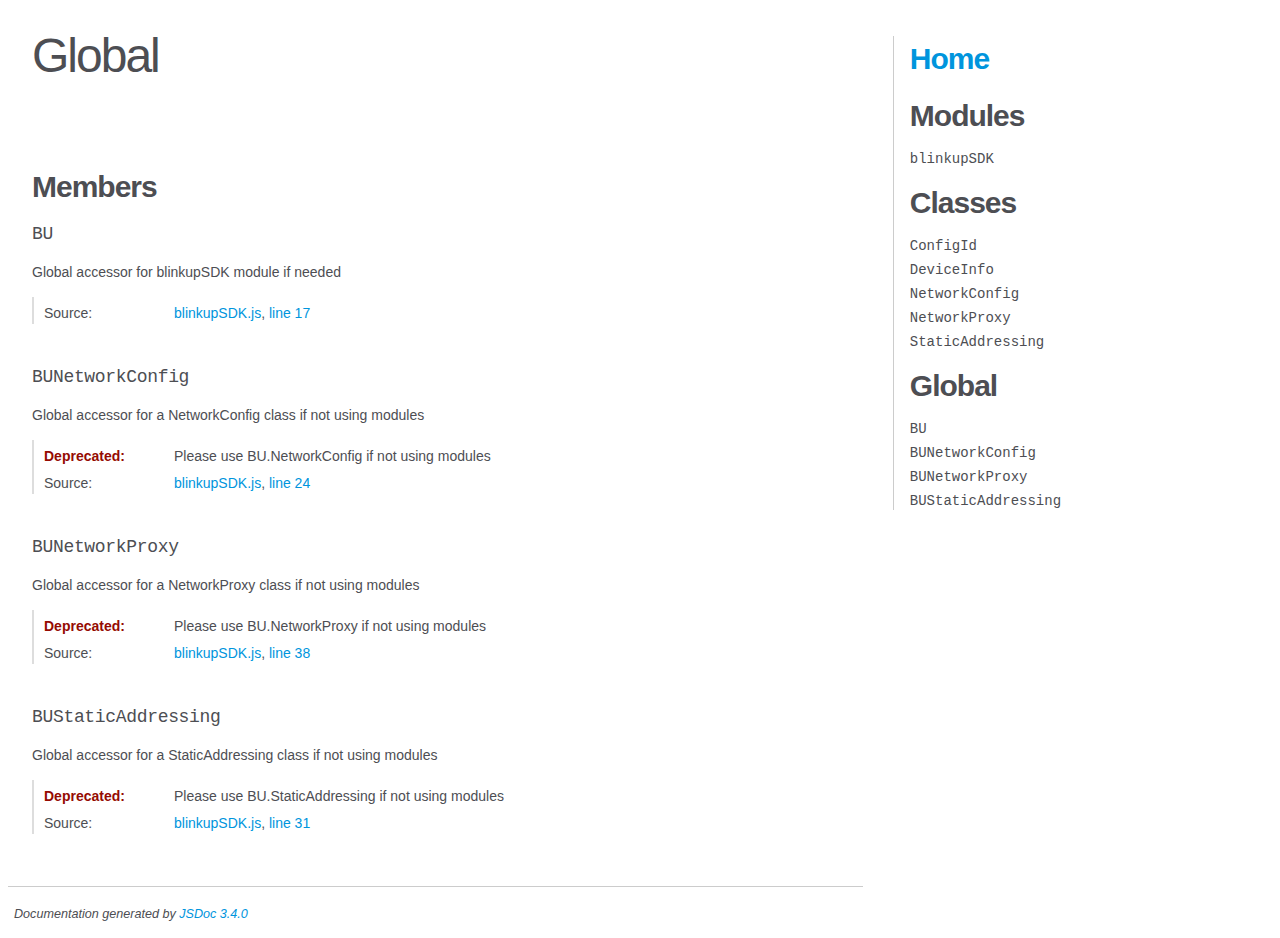
<file: sdk/documentation/global.html>
<!DOCTYPE html>
<html lang="en">
<head>
    <meta charset="utf-8">
    <title>JSDoc: Global</title>

    <script src="scripts/prettify/prettify.js"> </script>
    <script src="scripts/prettify/lang-css.js"> </script>
    <!--[if lt IE 9]>
      <script src="//html5shiv.googlecode.com/svn/trunk/html5.js"></script>
    <![endif]-->
    <link type="text/css" rel="stylesheet" href="styles/prettify-tomorrow.css">
    <link type="text/css" rel="stylesheet" href="styles/jsdoc-default.css">
</head>

<body>

<div id="main">

    <h1 class="page-title">Global</h1>

    




<section>

<header>
    
        <h2></h2>
        
    
</header>

<article>
    <div class="container-overview">
    
        

        


<dl class="details">

    

    

    

    

    

    

    

    

    

    

    

    

    

    

    

    
</dl>


        
    
    </div>

    

    

    

     

    

    
        <h3 class="subsection-title">Members</h3>

        
            
<h4 class="name" id="BU"><span class="type-signature"></span>BU<span class="type-signature"></span></h4>




<div class="description">
    Global accessor for blinkupSDK module if needed
</div>







<dl class="details">

    

    

    

    

    

    

    

    

    

    

    

    

    
    <dt class="tag-source">Source:</dt>
    <dd class="tag-source"><ul class="dummy"><li>
        <a href="blinkupSDK.js.html">blinkupSDK.js</a>, <a href="blinkupSDK.js.html#line17">line 17</a>
    </li></ul></dd>
    

    

    

    
</dl>






        
            
<h4 class="name" id="BUNetworkConfig"><span class="type-signature"></span>BUNetworkConfig<span class="type-signature"></span></h4>




<div class="description">
    Global accessor for a NetworkConfig class if not using modules
</div>







<dl class="details">

    

    

    

    

    

    

    

    
        <dt class="important tag-deprecated">Deprecated:</dt><dd><ul class="dummy"><li>Please use BU.NetworkConfig if not using modules</li></ul></dd>
    

    

    

    

    

    
    <dt class="tag-source">Source:</dt>
    <dd class="tag-source"><ul class="dummy"><li>
        <a href="blinkupSDK.js.html">blinkupSDK.js</a>, <a href="blinkupSDK.js.html#line24">line 24</a>
    </li></ul></dd>
    

    

    

    
</dl>






        
            
<h4 class="name" id="BUNetworkProxy"><span class="type-signature"></span>BUNetworkProxy<span class="type-signature"></span></h4>




<div class="description">
    Global accessor for a NetworkProxy class if not using modules
</div>







<dl class="details">

    

    

    

    

    

    

    

    
        <dt class="important tag-deprecated">Deprecated:</dt><dd><ul class="dummy"><li>Please use BU.NetworkProxy if not using modules</li></ul></dd>
    

    

    

    

    

    
    <dt class="tag-source">Source:</dt>
    <dd class="tag-source"><ul class="dummy"><li>
        <a href="blinkupSDK.js.html">blinkupSDK.js</a>, <a href="blinkupSDK.js.html#line38">line 38</a>
    </li></ul></dd>
    

    

    

    
</dl>






        
            
<h4 class="name" id="BUStaticAddressing"><span class="type-signature"></span>BUStaticAddressing<span class="type-signature"></span></h4>




<div class="description">
    Global accessor for a StaticAddressing class if not using modules
</div>







<dl class="details">

    

    

    

    

    

    

    

    
        <dt class="important tag-deprecated">Deprecated:</dt><dd><ul class="dummy"><li>Please use BU.StaticAddressing if not using modules</li></ul></dd>
    

    

    

    

    

    
    <dt class="tag-source">Source:</dt>
    <dd class="tag-source"><ul class="dummy"><li>
        <a href="blinkupSDK.js.html">blinkupSDK.js</a>, <a href="blinkupSDK.js.html#line31">line 31</a>
    </li></ul></dd>
    

    

    

    
</dl>






        
    

    

    

    
</article>

</section>




</div>

<nav>
    <h2><a href="index.html">Home</a></h2><h3>Modules</h3><ul><li><a href="module-blinkupSDK.html">blinkupSDK</a></li></ul><h3>Classes</h3><ul><li><a href="module-blinkupSDK-ConfigId.html">ConfigId</a></li><li><a href="module-blinkupSDK-DeviceInfo.html">DeviceInfo</a></li><li><a href="module-blinkupSDK-NetworkConfig.html">NetworkConfig</a></li><li><a href="module-blinkupSDK-NetworkProxy.html">NetworkProxy</a></li><li><a href="module-blinkupSDK-StaticAddressing.html">StaticAddressing</a></li></ul><h3>Global</h3><ul><li><a href="global.html#BU">BU</a></li><li><a href="global.html#BUNetworkConfig">BUNetworkConfig</a></li><li><a href="global.html#BUNetworkProxy">BUNetworkProxy</a></li><li><a href="global.html#BUStaticAddressing">BUStaticAddressing</a></li></ul>
</nav>

<br class="clear">

<footer>
    Documentation generated by <a href="https://github.com/jsdoc3/jsdoc">JSDoc 3.4.0</a>
</footer>

<script> prettyPrint(); </script>
<script src="scripts/linenumber.js"> </script>
</body>
</html>
</file>
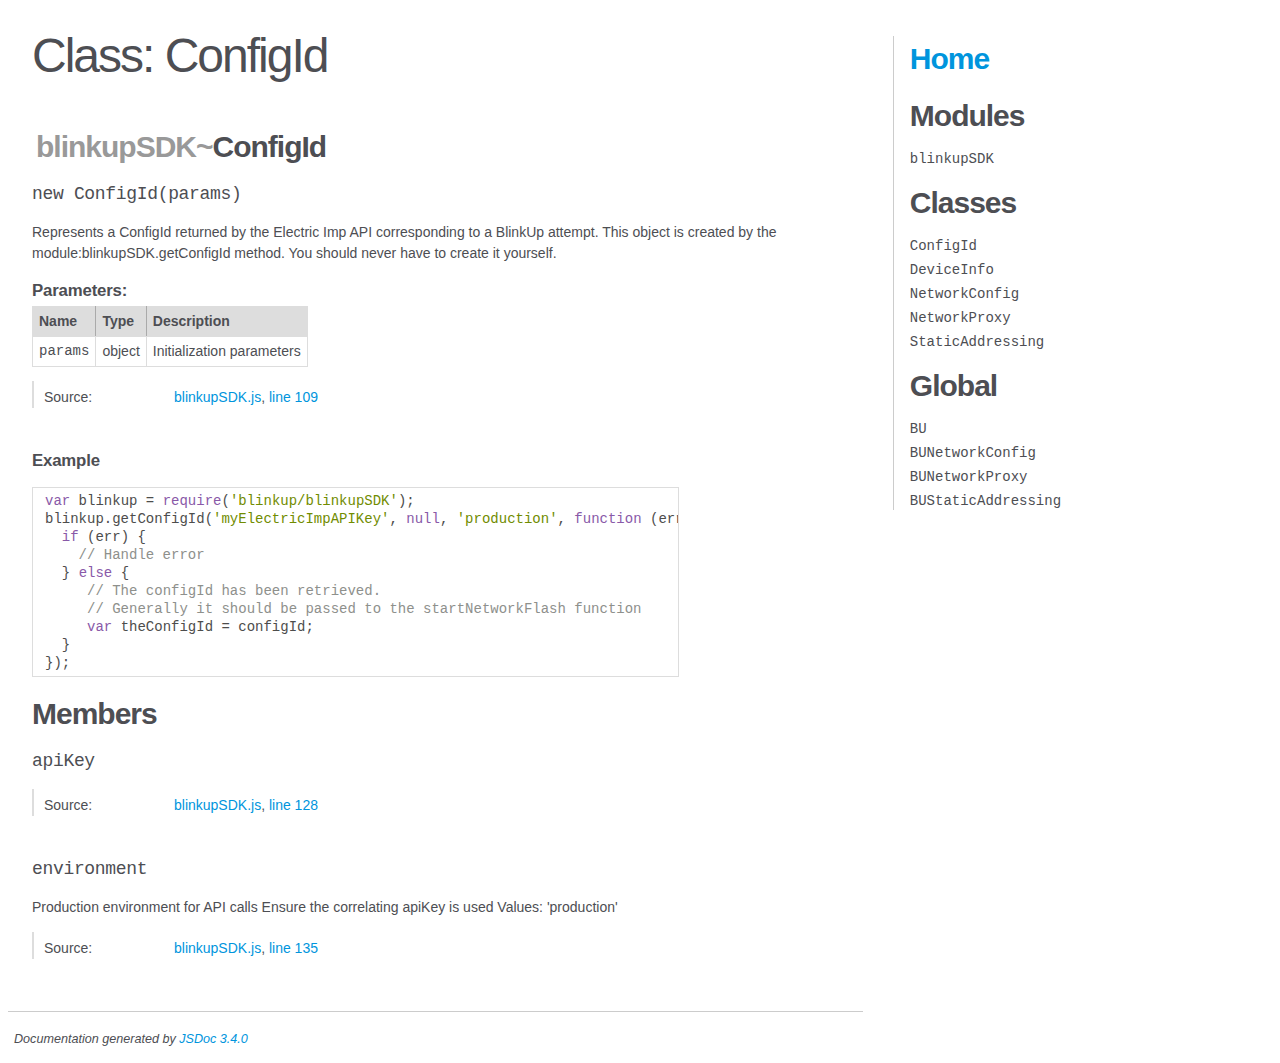
<file: sdk/documentation/module-blinkupSDK-ConfigId.html>
<!DOCTYPE html>
<html lang="en">
<head>
    <meta charset="utf-8">
    <title>JSDoc: Class: ConfigId</title>

    <script src="scripts/prettify/prettify.js"> </script>
    <script src="scripts/prettify/lang-css.js"> </script>
    <!--[if lt IE 9]>
      <script src="//html5shiv.googlecode.com/svn/trunk/html5.js"></script>
    <![endif]-->
    <link type="text/css" rel="stylesheet" href="styles/prettify-tomorrow.css">
    <link type="text/css" rel="stylesheet" href="styles/jsdoc-default.css">
</head>

<body>

<div id="main">

    <h1 class="page-title">Class: ConfigId</h1>

    




<section>

<header>
    
        <h2>
            <span class="ancestors"><a href="module-blinkupSDK.html">blinkupSDK</a>~</span>ConfigId</h2>
        
    
</header>

<article>
    <div class="container-overview">
    
        

    

    <h4 class="name" id="ConfigId"><span class="type-signature"></span>new ConfigId<span class="signature">(params)</span><span class="type-signature"></span></h4>

    



<div class="description">
    Represents a ConfigId returned by the Electric Imp API corresponding to a BlinkUp attempt.
This object is created by the module:blinkupSDK.getConfigId method.
You should never have to create it yourself.
</div>









    <h5>Parameters:</h5>
    

<table class="params">
    <thead>
    <tr>
        
        <th>Name</th>
        

        <th>Type</th>

        

        

        <th class="last">Description</th>
    </tr>
    </thead>

    <tbody>
    

        <tr>
            
                <td class="name"><code>params</code></td>
            

            <td class="type">
            
                
<span class="param-type">object</span>


            
            </td>

            

            

            <td class="description last">Initialization parameters</td>
        </tr>

    
    </tbody>
</table>






<dl class="details">

    

    

    

    

    

    

    

    

    

    

    

    

    
    <dt class="tag-source">Source:</dt>
    <dd class="tag-source"><ul class="dummy"><li>
        <a href="blinkupSDK.js.html">blinkupSDK.js</a>, <a href="blinkupSDK.js.html#line109">line 109</a>
    </li></ul></dd>
    

    

    

    
</dl>















    <h5>Example</h5>
    
    <pre class="prettyprint"><code>var blinkup = require('blinkup/blinkupSDK');
blinkup.getConfigId('myElectricImpAPIKey', null, 'production', function (err, configId) {
  if (err) {
    // Handle error
  } else {
     // The configId has been retrieved.
     // Generally it should be passed to the startNetworkFlash function
     var theConfigId = configId;
  }
});</code></pre>



    
    </div>

    

    

    

     

    

    
        <h3 class="subsection-title">Members</h3>

        
            
<h4 class="name" id="apiKey"><span class="type-signature"></span>apiKey<span class="type-signature"></span></h4>










<dl class="details">

    

    

    

    

    

    

    

    

    

    

    

    

    
    <dt class="tag-source">Source:</dt>
    <dd class="tag-source"><ul class="dummy"><li>
        <a href="blinkupSDK.js.html">blinkupSDK.js</a>, <a href="blinkupSDK.js.html#line128">line 128</a>
    </li></ul></dd>
    

    

    

    
</dl>






        
            
<h4 class="name" id="environment"><span class="type-signature"></span>environment<span class="type-signature"></span></h4>




<div class="description">
    Production environment for API calls
Ensure the correlating apiKey is used
Values: 'production'
</div>







<dl class="details">

    

    

    

    

    

    

    

    

    

    

    

    

    
    <dt class="tag-source">Source:</dt>
    <dd class="tag-source"><ul class="dummy"><li>
        <a href="blinkupSDK.js.html">blinkupSDK.js</a>, <a href="blinkupSDK.js.html#line135">line 135</a>
    </li></ul></dd>
    

    

    

    
</dl>






        
    

    

    

    
</article>

</section>




</div>

<nav>
    <h2><a href="index.html">Home</a></h2><h3>Modules</h3><ul><li><a href="module-blinkupSDK.html">blinkupSDK</a></li></ul><h3>Classes</h3><ul><li><a href="module-blinkupSDK-ConfigId.html">ConfigId</a></li><li><a href="module-blinkupSDK-DeviceInfo.html">DeviceInfo</a></li><li><a href="module-blinkupSDK-NetworkConfig.html">NetworkConfig</a></li><li><a href="module-blinkupSDK-NetworkProxy.html">NetworkProxy</a></li><li><a href="module-blinkupSDK-StaticAddressing.html">StaticAddressing</a></li></ul><h3>Global</h3><ul><li><a href="global.html#BU">BU</a></li><li><a href="global.html#BUNetworkConfig">BUNetworkConfig</a></li><li><a href="global.html#BUNetworkProxy">BUNetworkProxy</a></li><li><a href="global.html#BUStaticAddressing">BUStaticAddressing</a></li></ul>
</nav>

<br class="clear">

<footer>
    Documentation generated by <a href="https://github.com/jsdoc3/jsdoc">JSDoc 3.4.0</a>
</footer>

<script> prettyPrint(); </script>
<script src="scripts/linenumber.js"> </script>
</body>
</html>
</file>
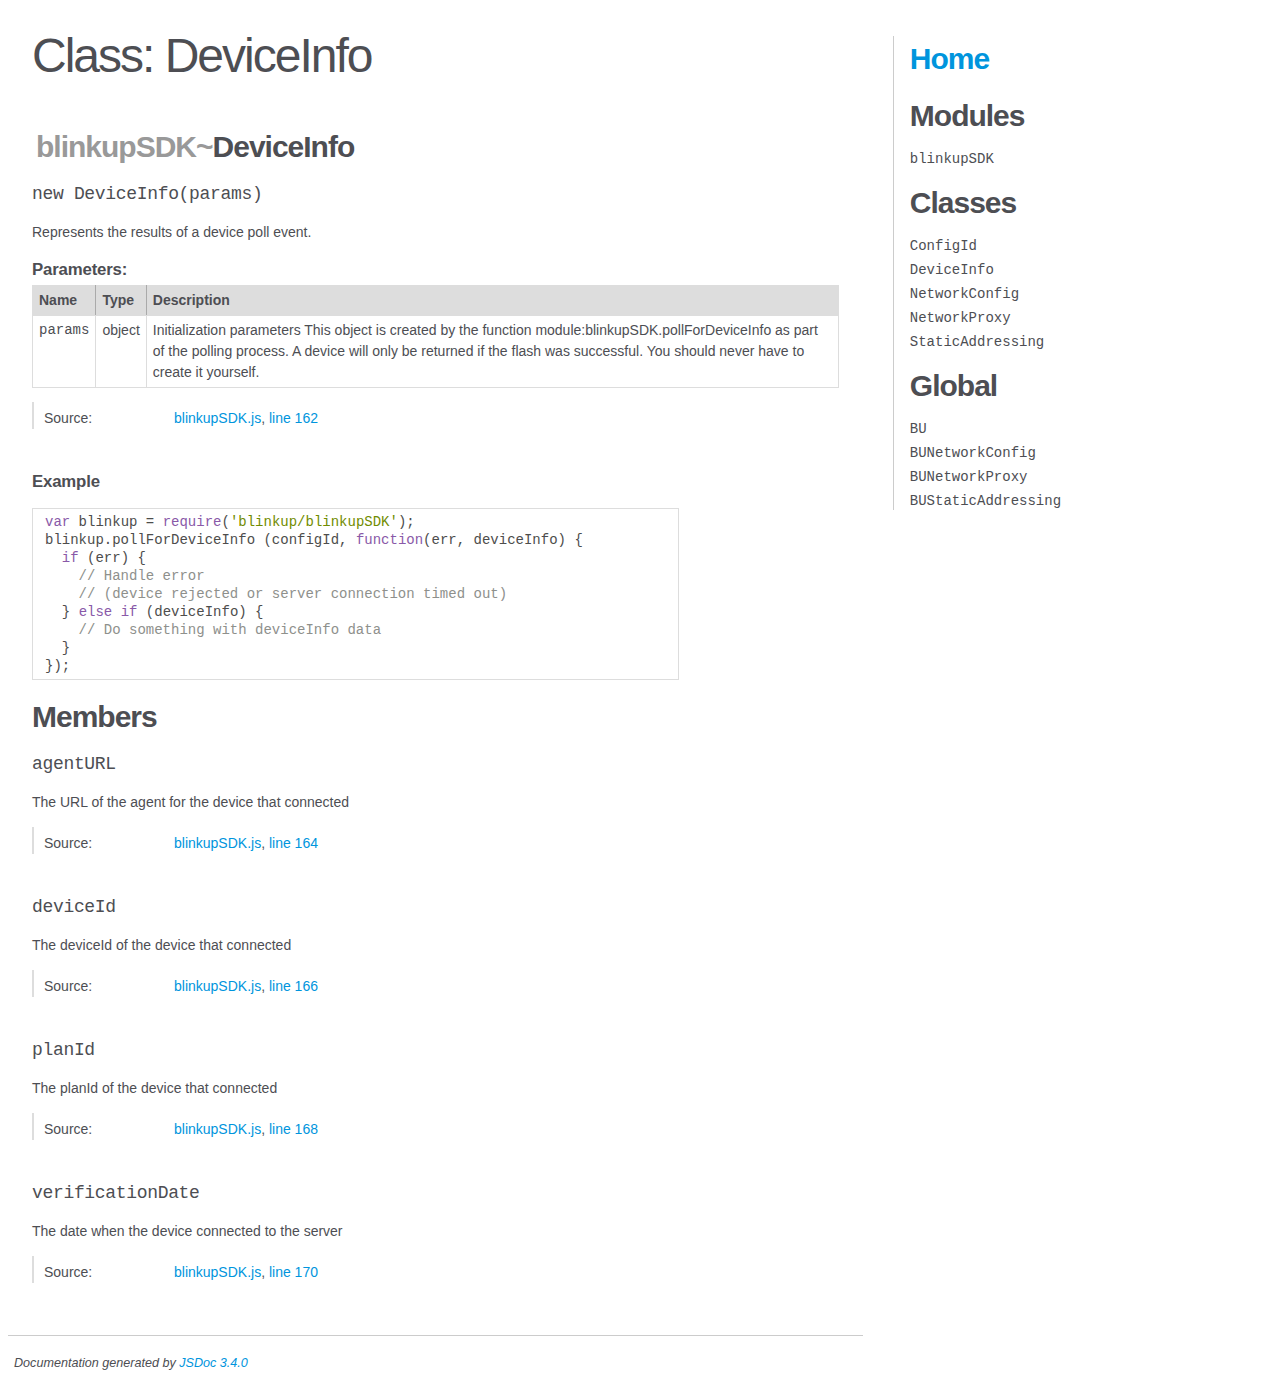
<file: sdk/documentation/module-blinkupSDK-DeviceInfo.html>
<!DOCTYPE html>
<html lang="en">
<head>
    <meta charset="utf-8">
    <title>JSDoc: Class: DeviceInfo</title>

    <script src="scripts/prettify/prettify.js"> </script>
    <script src="scripts/prettify/lang-css.js"> </script>
    <!--[if lt IE 9]>
      <script src="//html5shiv.googlecode.com/svn/trunk/html5.js"></script>
    <![endif]-->
    <link type="text/css" rel="stylesheet" href="styles/prettify-tomorrow.css">
    <link type="text/css" rel="stylesheet" href="styles/jsdoc-default.css">
</head>

<body>

<div id="main">

    <h1 class="page-title">Class: DeviceInfo</h1>

    




<section>

<header>
    
        <h2>
            <span class="ancestors"><a href="module-blinkupSDK.html">blinkupSDK</a>~</span>DeviceInfo</h2>
        
    
</header>

<article>
    <div class="container-overview">
    
        

    

    <h4 class="name" id="DeviceInfo"><span class="type-signature"></span>new DeviceInfo<span class="signature">(params)</span><span class="type-signature"></span></h4>

    



<div class="description">
    Represents the results of a device poll event.
</div>









    <h5>Parameters:</h5>
    

<table class="params">
    <thead>
    <tr>
        
        <th>Name</th>
        

        <th>Type</th>

        

        

        <th class="last">Description</th>
    </tr>
    </thead>

    <tbody>
    

        <tr>
            
                <td class="name"><code>params</code></td>
            

            <td class="type">
            
                
<span class="param-type">object</span>


            
            </td>

            

            

            <td class="description last">Initialization parameters
This object is created by the function module:blinkupSDK.pollForDeviceInfo as part of the polling process.
A device will only be returned if the flash was successful.
You should never have to create it yourself.</td>
        </tr>

    
    </tbody>
</table>






<dl class="details">

    

    

    

    

    

    

    

    

    

    

    

    

    
    <dt class="tag-source">Source:</dt>
    <dd class="tag-source"><ul class="dummy"><li>
        <a href="blinkupSDK.js.html">blinkupSDK.js</a>, <a href="blinkupSDK.js.html#line162">line 162</a>
    </li></ul></dd>
    

    

    

    
</dl>















    <h5>Example</h5>
    
    <pre class="prettyprint"><code>var blinkup = require('blinkup/blinkupSDK');
blinkup.pollForDeviceInfo (configId, function(err, deviceInfo) {
  if (err) {
    // Handle error
    // (device rejected or server connection timed out)
  } else if (deviceInfo) {
    // Do something with deviceInfo data
  }
});</code></pre>



    
    </div>

    

    

    

     

    

    
        <h3 class="subsection-title">Members</h3>

        
            
<h4 class="name" id="agentURL"><span class="type-signature"></span>agentURL<span class="type-signature"></span></h4>




<div class="description">
    The URL of the agent for the device that connected
</div>







<dl class="details">

    

    

    

    

    

    

    

    

    

    

    

    

    
    <dt class="tag-source">Source:</dt>
    <dd class="tag-source"><ul class="dummy"><li>
        <a href="blinkupSDK.js.html">blinkupSDK.js</a>, <a href="blinkupSDK.js.html#line164">line 164</a>
    </li></ul></dd>
    

    

    

    
</dl>






        
            
<h4 class="name" id="deviceId"><span class="type-signature"></span>deviceId<span class="type-signature"></span></h4>




<div class="description">
    The deviceId of the device that connected
</div>







<dl class="details">

    

    

    

    

    

    

    

    

    

    

    

    

    
    <dt class="tag-source">Source:</dt>
    <dd class="tag-source"><ul class="dummy"><li>
        <a href="blinkupSDK.js.html">blinkupSDK.js</a>, <a href="blinkupSDK.js.html#line166">line 166</a>
    </li></ul></dd>
    

    

    

    
</dl>






        
            
<h4 class="name" id="planId"><span class="type-signature"></span>planId<span class="type-signature"></span></h4>




<div class="description">
    The planId of the device that connected
</div>







<dl class="details">

    

    

    

    

    

    

    

    

    

    

    

    

    
    <dt class="tag-source">Source:</dt>
    <dd class="tag-source"><ul class="dummy"><li>
        <a href="blinkupSDK.js.html">blinkupSDK.js</a>, <a href="blinkupSDK.js.html#line168">line 168</a>
    </li></ul></dd>
    

    

    

    
</dl>






        
            
<h4 class="name" id="verificationDate"><span class="type-signature"></span>verificationDate<span class="type-signature"></span></h4>




<div class="description">
    The date when the device connected to the server
</div>







<dl class="details">

    

    

    

    

    

    

    

    

    

    

    

    

    
    <dt class="tag-source">Source:</dt>
    <dd class="tag-source"><ul class="dummy"><li>
        <a href="blinkupSDK.js.html">blinkupSDK.js</a>, <a href="blinkupSDK.js.html#line170">line 170</a>
    </li></ul></dd>
    

    

    

    
</dl>






        
    

    

    

    
</article>

</section>




</div>

<nav>
    <h2><a href="index.html">Home</a></h2><h3>Modules</h3><ul><li><a href="module-blinkupSDK.html">blinkupSDK</a></li></ul><h3>Classes</h3><ul><li><a href="module-blinkupSDK-ConfigId.html">ConfigId</a></li><li><a href="module-blinkupSDK-DeviceInfo.html">DeviceInfo</a></li><li><a href="module-blinkupSDK-NetworkConfig.html">NetworkConfig</a></li><li><a href="module-blinkupSDK-NetworkProxy.html">NetworkProxy</a></li><li><a href="module-blinkupSDK-StaticAddressing.html">StaticAddressing</a></li></ul><h3>Global</h3><ul><li><a href="global.html#BU">BU</a></li><li><a href="global.html#BUNetworkConfig">BUNetworkConfig</a></li><li><a href="global.html#BUNetworkProxy">BUNetworkProxy</a></li><li><a href="global.html#BUStaticAddressing">BUStaticAddressing</a></li></ul>
</nav>

<br class="clear">

<footer>
    Documentation generated by <a href="https://github.com/jsdoc3/jsdoc">JSDoc 3.4.0</a>
</footer>

<script> prettyPrint(); </script>
<script src="scripts/linenumber.js"> </script>
</body>
</html>
</file>
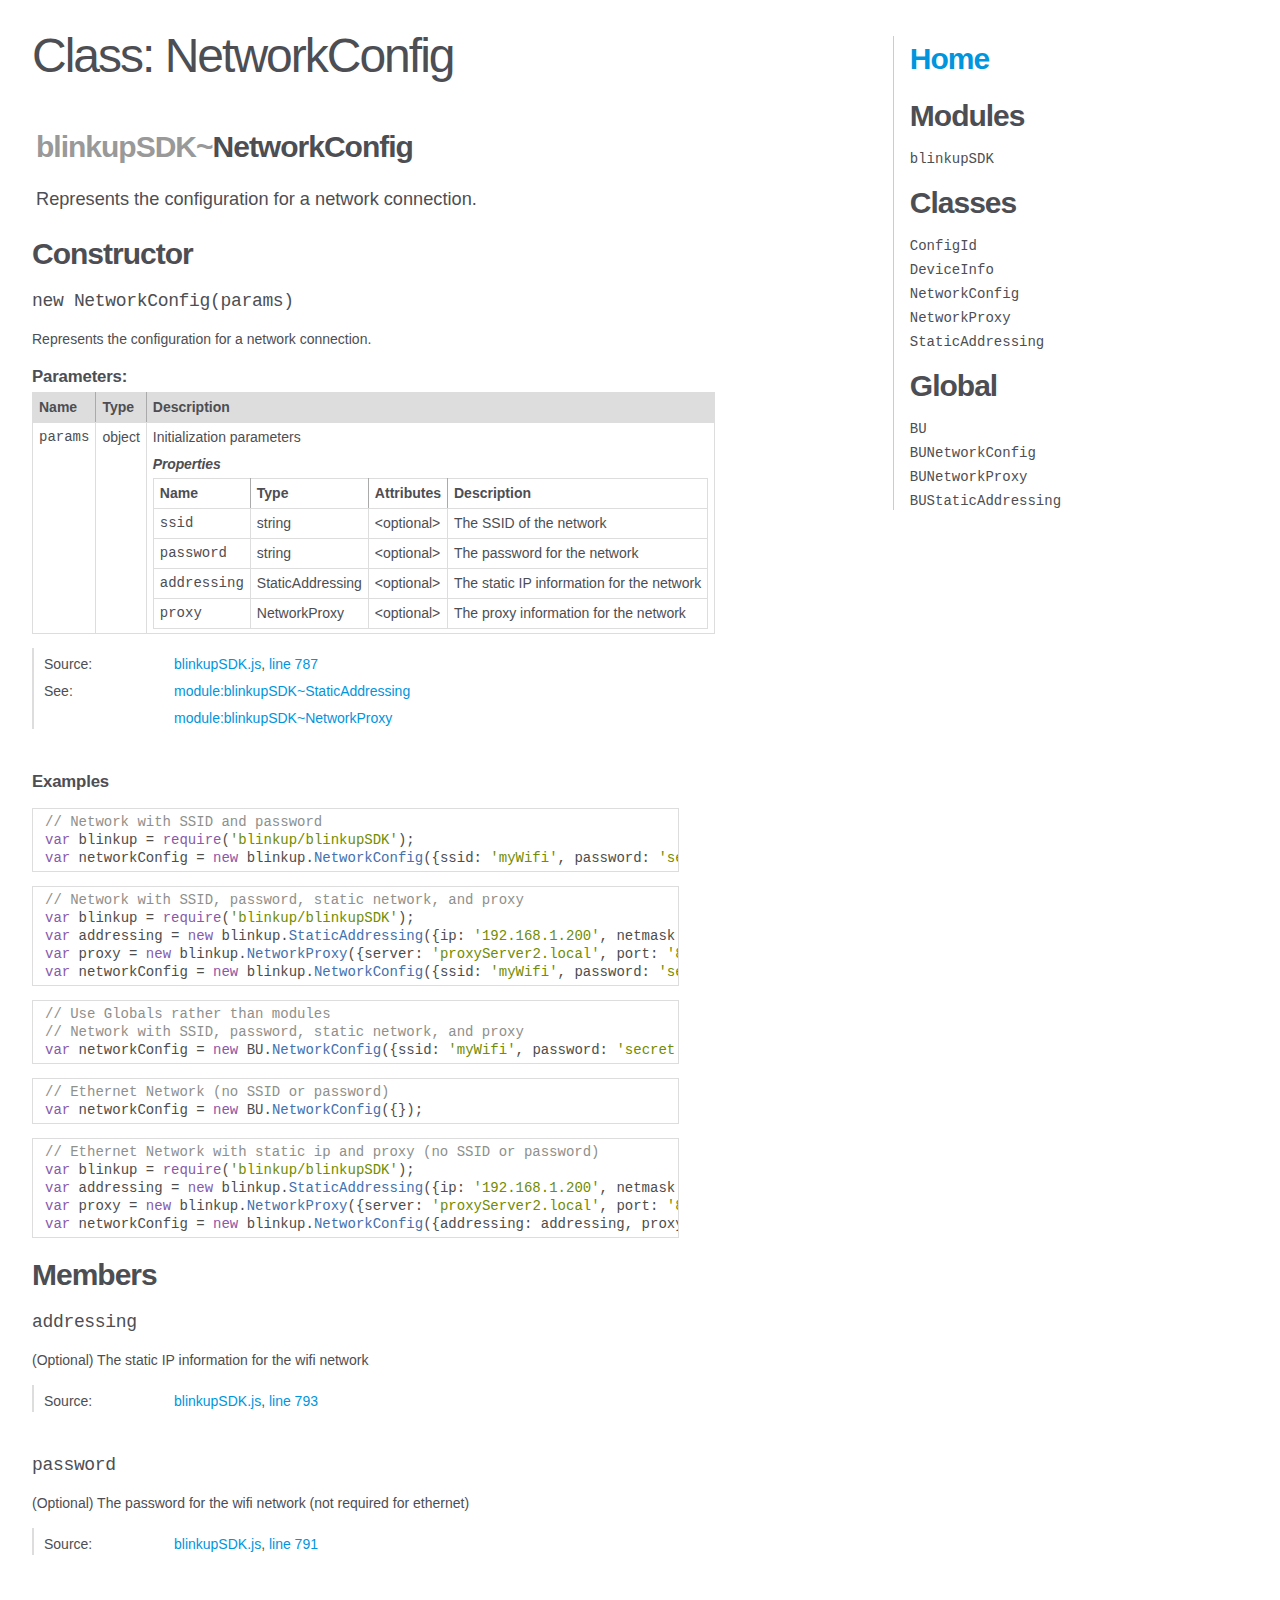
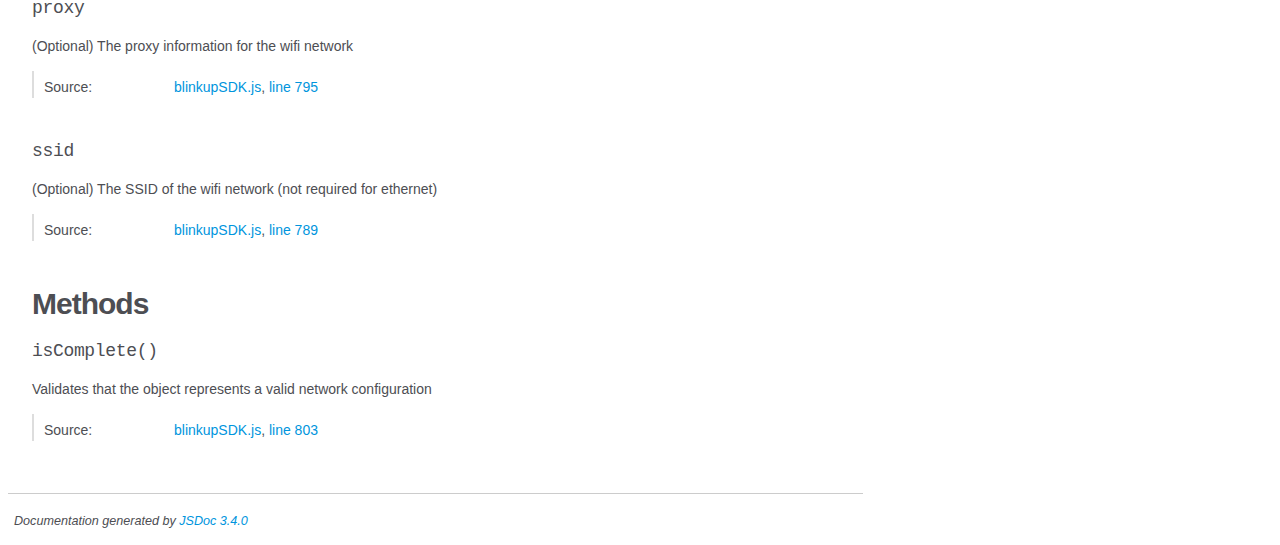
<file: sdk/documentation/module-blinkupSDK-NetworkConfig.html>
<!DOCTYPE html>
<html lang="en">
<head>
    <meta charset="utf-8">
    <title>JSDoc: Class: NetworkConfig</title>

    <script src="scripts/prettify/prettify.js"> </script>
    <script src="scripts/prettify/lang-css.js"> </script>
    <!--[if lt IE 9]>
      <script src="//html5shiv.googlecode.com/svn/trunk/html5.js"></script>
    <![endif]-->
    <link type="text/css" rel="stylesheet" href="styles/prettify-tomorrow.css">
    <link type="text/css" rel="stylesheet" href="styles/jsdoc-default.css">
</head>

<body>

<div id="main">

    <h1 class="page-title">Class: NetworkConfig</h1>

    




<section>

<header>
    
        <h2>
            <span class="ancestors"><a href="module-blinkupSDK.html">blinkupSDK</a>~</span>NetworkConfig</h2>
        
            <div class="class-description">Represents the configuration for a network connection.</div>
        
    
</header>

<article>
    <div class="container-overview">
    
        

    
    <h2>Constructor</h2>
    

    <h4 class="name" id="NetworkConfig"><span class="type-signature"></span>new NetworkConfig<span class="signature">(params)</span><span class="type-signature"></span></h4>

    



<div class="description">
    Represents the configuration for a network connection.
</div>









    <h5>Parameters:</h5>
    

<table class="params">
    <thead>
    <tr>
        
        <th>Name</th>
        

        <th>Type</th>

        

        

        <th class="last">Description</th>
    </tr>
    </thead>

    <tbody>
    

        <tr>
            
                <td class="name"><code>params</code></td>
            

            <td class="type">
            
                
<span class="param-type">object</span>


            
            </td>

            

            

            <td class="description last">Initialization parameters
                <h6>Properties</h6>
                

<table class="params">
    <thead>
    <tr>
        
        <th>Name</th>
        

        <th>Type</th>

        
        <th>Attributes</th>
        

        

        <th class="last">Description</th>
    </tr>
    </thead>

    <tbody>
    

        <tr>
            
                <td class="name"><code>ssid</code></td>
            

            <td class="type">
            
                
<span class="param-type">string</span>


            
            </td>

            
                <td class="attributes">
                
                    &lt;optional><br>
                

                

                
                </td>
            

            

            <td class="description last">The SSID of the network</td>
        </tr>

    

        <tr>
            
                <td class="name"><code>password</code></td>
            

            <td class="type">
            
                
<span class="param-type">string</span>


            
            </td>

            
                <td class="attributes">
                
                    &lt;optional><br>
                

                

                
                </td>
            

            

            <td class="description last">The password for the network</td>
        </tr>

    

        <tr>
            
                <td class="name"><code>addressing</code></td>
            

            <td class="type">
            
                
<span class="param-type">StaticAddressing</span>


            
            </td>

            
                <td class="attributes">
                
                    &lt;optional><br>
                

                

                
                </td>
            

            

            <td class="description last">The static IP information for the network</td>
        </tr>

    

        <tr>
            
                <td class="name"><code>proxy</code></td>
            

            <td class="type">
            
                
<span class="param-type">NetworkProxy</span>


            
            </td>

            
                <td class="attributes">
                
                    &lt;optional><br>
                

                

                
                </td>
            

            

            <td class="description last">The proxy information for the network</td>
        </tr>

    
    </tbody>
</table>

            </td>
        </tr>

    
    </tbody>
</table>






<dl class="details">

    

    

    

    

    

    

    

    

    

    

    

    

    
    <dt class="tag-source">Source:</dt>
    <dd class="tag-source"><ul class="dummy"><li>
        <a href="blinkupSDK.js.html">blinkupSDK.js</a>, <a href="blinkupSDK.js.html#line787">line 787</a>
    </li></ul></dd>
    

    

    
    <dt class="tag-see">See:</dt>
    <dd class="tag-see">
        <ul>
            <li><a href="module-blinkupSDK-StaticAddressing.html">module:blinkupSDK~StaticAddressing</a></li>
        
            <li><a href="module-blinkupSDK-NetworkProxy.html">module:blinkupSDK~NetworkProxy</a></li>
        </ul>
    </dd>
    

    
</dl>















    <h5>Examples</h5>
    
    <pre class="prettyprint"><code>// Network with SSID and password
var blinkup = require('blinkup/blinkupSDK');
var networkConfig = new blinkup.NetworkConfig({ssid: 'myWifi', password: 'secret'});</code></pre>

    <pre class="prettyprint"><code>// Network with SSID, password, static network, and proxy
var blinkup = require('blinkup/blinkupSDK');
var addressing = new blinkup.StaticAddressing({ip: '192.168.1.200', netmask: '255.255.0.0', gateway: '192.168.1.1', dns1: '8.8.8.8'});
var proxy = new blinkup.NetworkProxy({server: 'proxyServer2.local', port: '8000'});
var networkConfig = new blinkup.NetworkConfig({ssid: 'myWifi', password: 'secret', addressing: addressing, proxy: proxy});</code></pre>

    <pre class="prettyprint"><code>// Use Globals rather than modules
// Network with SSID, password, static network, and proxy
var networkConfig = new BU.NetworkConfig({ssid: 'myWifi', password: 'secret'});</code></pre>

    <pre class="prettyprint"><code>// Ethernet Network (no SSID or password)
var networkConfig = new BU.NetworkConfig({});</code></pre>

    <pre class="prettyprint"><code>// Ethernet Network with static ip and proxy (no SSID or password)
var blinkup = require('blinkup/blinkupSDK');
var addressing = new blinkup.StaticAddressing({ip: '192.168.1.200', netmask: '255.255.0.0', gateway: '192.168.1.1', dns1: '8.8.8.8'});
var proxy = new blinkup.NetworkProxy({server: 'proxyServer2.local', port: '8000'});
var networkConfig = new blinkup.NetworkConfig({addressing: addressing, proxy: proxy});</code></pre>



    
    </div>

    

    

    

     

    

    
        <h3 class="subsection-title">Members</h3>

        
            
<h4 class="name" id="addressing"><span class="type-signature"></span>addressing<span class="type-signature"></span></h4>




<div class="description">
    (Optional) The static IP information for the wifi network
</div>







<dl class="details">

    

    

    

    

    

    

    

    

    

    

    

    

    
    <dt class="tag-source">Source:</dt>
    <dd class="tag-source"><ul class="dummy"><li>
        <a href="blinkupSDK.js.html">blinkupSDK.js</a>, <a href="blinkupSDK.js.html#line793">line 793</a>
    </li></ul></dd>
    

    

    

    
</dl>






        
            
<h4 class="name" id="password"><span class="type-signature"></span>password<span class="type-signature"></span></h4>




<div class="description">
    (Optional) The password for the wifi network (not required for ethernet)
</div>







<dl class="details">

    

    

    

    

    

    

    

    

    

    

    

    

    
    <dt class="tag-source">Source:</dt>
    <dd class="tag-source"><ul class="dummy"><li>
        <a href="blinkupSDK.js.html">blinkupSDK.js</a>, <a href="blinkupSDK.js.html#line791">line 791</a>
    </li></ul></dd>
    

    

    

    
</dl>






        
            
<h4 class="name" id="proxy"><span class="type-signature"></span>proxy<span class="type-signature"></span></h4>




<div class="description">
    (Optional) The proxy information for the wifi network
</div>







<dl class="details">

    

    

    

    

    

    

    

    

    

    

    

    

    
    <dt class="tag-source">Source:</dt>
    <dd class="tag-source"><ul class="dummy"><li>
        <a href="blinkupSDK.js.html">blinkupSDK.js</a>, <a href="blinkupSDK.js.html#line795">line 795</a>
    </li></ul></dd>
    

    

    

    
</dl>






        
            
<h4 class="name" id="ssid"><span class="type-signature"></span>ssid<span class="type-signature"></span></h4>




<div class="description">
    (Optional) The SSID of the wifi network (not required for ethernet)
</div>







<dl class="details">

    

    

    

    

    

    

    

    

    

    

    

    

    
    <dt class="tag-source">Source:</dt>
    <dd class="tag-source"><ul class="dummy"><li>
        <a href="blinkupSDK.js.html">blinkupSDK.js</a>, <a href="blinkupSDK.js.html#line789">line 789</a>
    </li></ul></dd>
    

    

    

    
</dl>






        
    

    
        <h3 class="subsection-title">Methods</h3>

        
            

    

    <h4 class="name" id="isComplete"><span class="type-signature"></span>isComplete<span class="signature">()</span><span class="type-signature"></span></h4>

    



<div class="description">
    Validates that the object represents a valid network configuration
</div>













<dl class="details">

    

    

    

    

    

    

    

    

    

    

    

    

    
    <dt class="tag-source">Source:</dt>
    <dd class="tag-source"><ul class="dummy"><li>
        <a href="blinkupSDK.js.html">blinkupSDK.js</a>, <a href="blinkupSDK.js.html#line803">line 803</a>
    </li></ul></dd>
    

    

    

    
</dl>
















        
    

    

    
</article>

</section>




</div>

<nav>
    <h2><a href="index.html">Home</a></h2><h3>Modules</h3><ul><li><a href="module-blinkupSDK.html">blinkupSDK</a></li></ul><h3>Classes</h3><ul><li><a href="module-blinkupSDK-ConfigId.html">ConfigId</a></li><li><a href="module-blinkupSDK-DeviceInfo.html">DeviceInfo</a></li><li><a href="module-blinkupSDK-NetworkConfig.html">NetworkConfig</a></li><li><a href="module-blinkupSDK-NetworkProxy.html">NetworkProxy</a></li><li><a href="module-blinkupSDK-StaticAddressing.html">StaticAddressing</a></li></ul><h3>Global</h3><ul><li><a href="global.html#BU">BU</a></li><li><a href="global.html#BUNetworkConfig">BUNetworkConfig</a></li><li><a href="global.html#BUNetworkProxy">BUNetworkProxy</a></li><li><a href="global.html#BUStaticAddressing">BUStaticAddressing</a></li></ul>
</nav>

<br class="clear">

<footer>
    Documentation generated by <a href="https://github.com/jsdoc3/jsdoc">JSDoc 3.4.0</a>
</footer>

<script> prettyPrint(); </script>
<script src="scripts/linenumber.js"> </script>
</body>
</html>
</file>
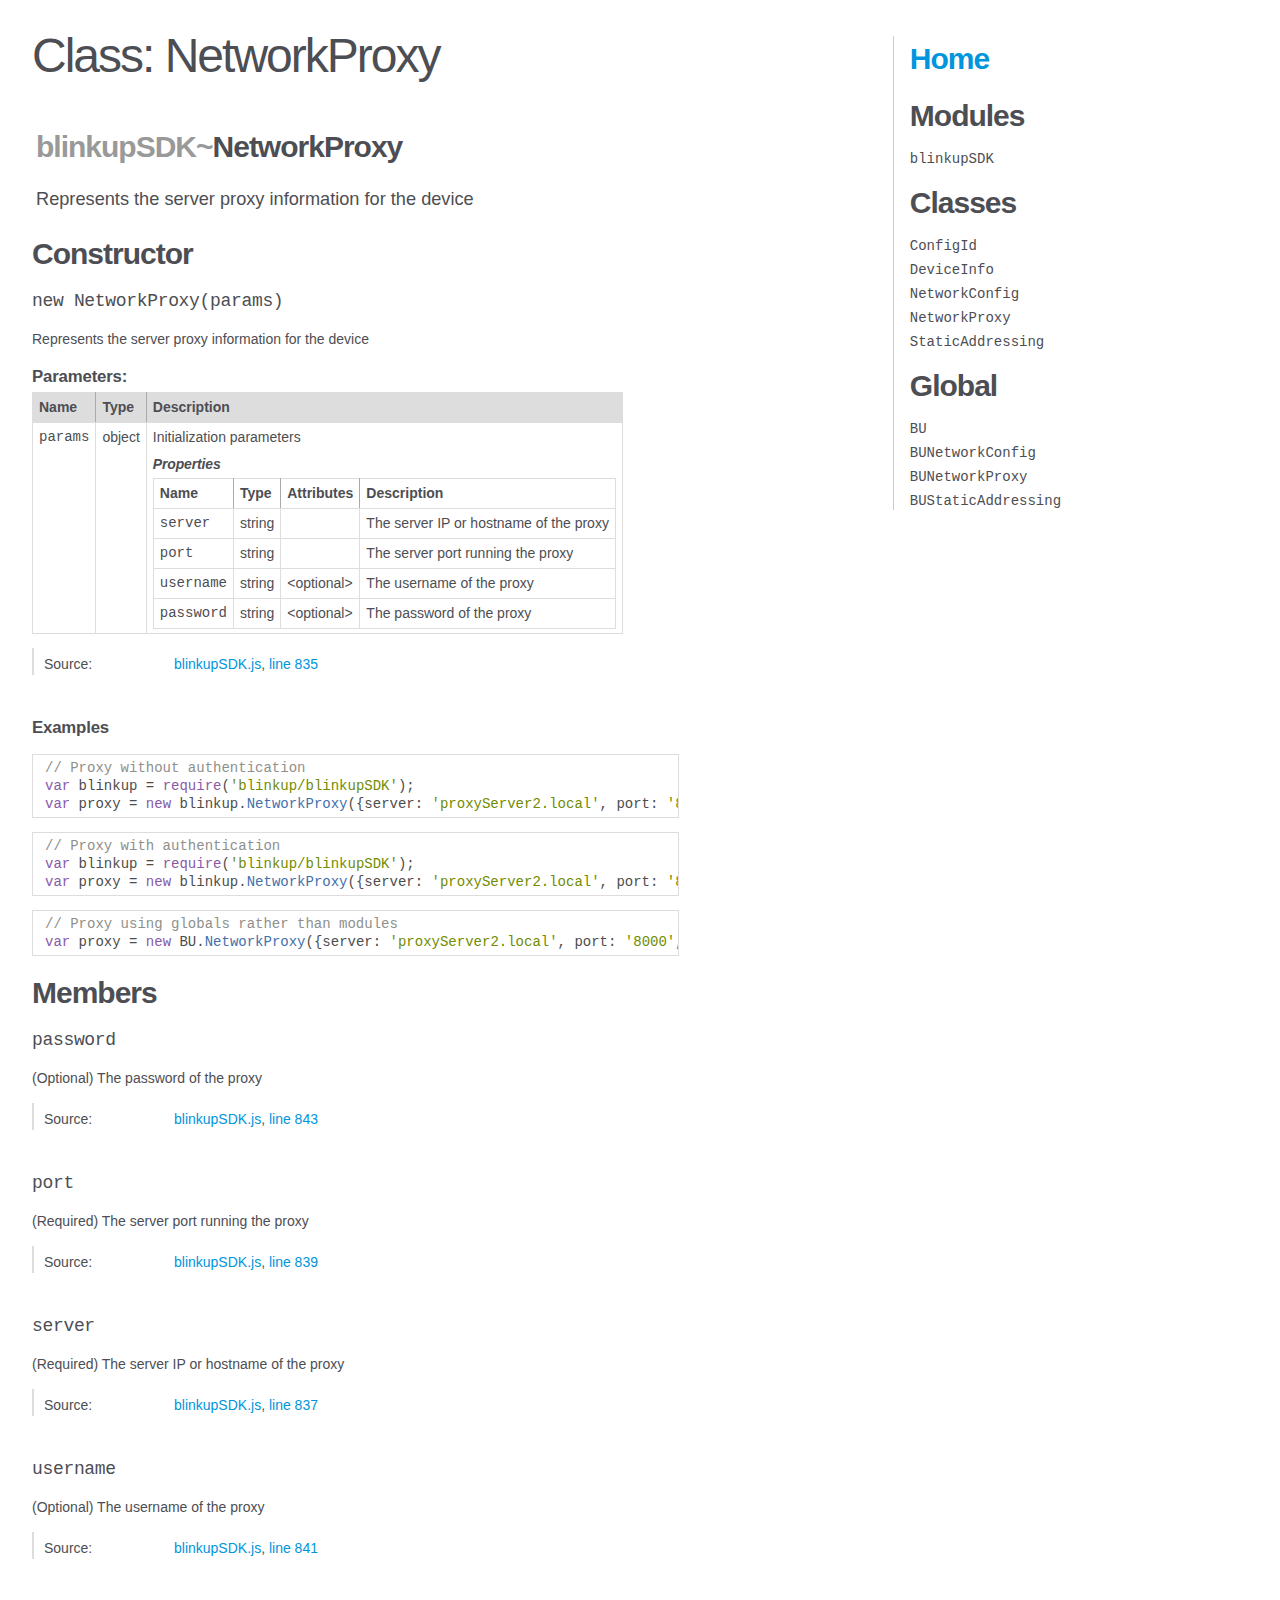
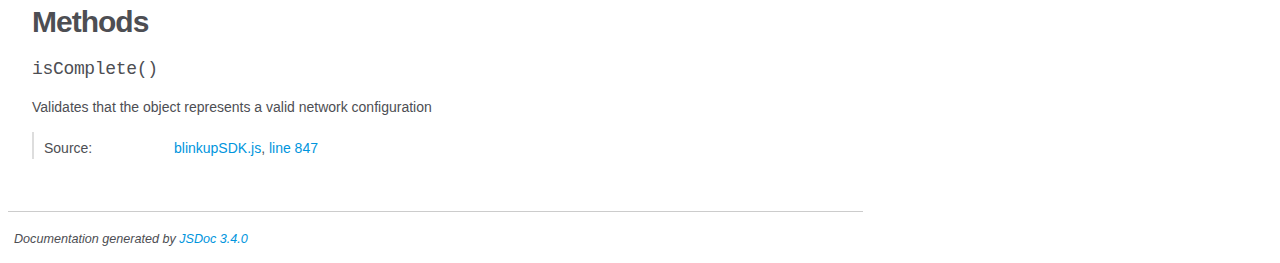
<file: sdk/documentation/module-blinkupSDK-NetworkProxy.html>
<!DOCTYPE html>
<html lang="en">
<head>
    <meta charset="utf-8">
    <title>JSDoc: Class: NetworkProxy</title>

    <script src="scripts/prettify/prettify.js"> </script>
    <script src="scripts/prettify/lang-css.js"> </script>
    <!--[if lt IE 9]>
      <script src="//html5shiv.googlecode.com/svn/trunk/html5.js"></script>
    <![endif]-->
    <link type="text/css" rel="stylesheet" href="styles/prettify-tomorrow.css">
    <link type="text/css" rel="stylesheet" href="styles/jsdoc-default.css">
</head>

<body>

<div id="main">

    <h1 class="page-title">Class: NetworkProxy</h1>

    




<section>

<header>
    
        <h2>
            <span class="ancestors"><a href="module-blinkupSDK.html">blinkupSDK</a>~</span>NetworkProxy</h2>
        
            <div class="class-description">Represents the server proxy information for the device</div>
        
    
</header>

<article>
    <div class="container-overview">
    
        

    
    <h2>Constructor</h2>
    

    <h4 class="name" id="NetworkProxy"><span class="type-signature"></span>new NetworkProxy<span class="signature">(params)</span><span class="type-signature"></span></h4>

    



<div class="description">
    Represents the server proxy information for the device
</div>









    <h5>Parameters:</h5>
    

<table class="params">
    <thead>
    <tr>
        
        <th>Name</th>
        

        <th>Type</th>

        

        

        <th class="last">Description</th>
    </tr>
    </thead>

    <tbody>
    

        <tr>
            
                <td class="name"><code>params</code></td>
            

            <td class="type">
            
                
<span class="param-type">object</span>


            
            </td>

            

            

            <td class="description last">Initialization parameters
                <h6>Properties</h6>
                

<table class="params">
    <thead>
    <tr>
        
        <th>Name</th>
        

        <th>Type</th>

        
        <th>Attributes</th>
        

        

        <th class="last">Description</th>
    </tr>
    </thead>

    <tbody>
    

        <tr>
            
                <td class="name"><code>server</code></td>
            

            <td class="type">
            
                
<span class="param-type">string</span>


            
            </td>

            
                <td class="attributes">
                

                

                
                </td>
            

            

            <td class="description last">The server IP or hostname of the proxy</td>
        </tr>

    

        <tr>
            
                <td class="name"><code>port</code></td>
            

            <td class="type">
            
                
<span class="param-type">string</span>


            
            </td>

            
                <td class="attributes">
                

                

                
                </td>
            

            

            <td class="description last">The server port running the proxy</td>
        </tr>

    

        <tr>
            
                <td class="name"><code>username</code></td>
            

            <td class="type">
            
                
<span class="param-type">string</span>


            
            </td>

            
                <td class="attributes">
                
                    &lt;optional><br>
                

                

                
                </td>
            

            

            <td class="description last">The username of the proxy</td>
        </tr>

    

        <tr>
            
                <td class="name"><code>password</code></td>
            

            <td class="type">
            
                
<span class="param-type">string</span>


            
            </td>

            
                <td class="attributes">
                
                    &lt;optional><br>
                

                

                
                </td>
            

            

            <td class="description last">The password of the proxy</td>
        </tr>

    
    </tbody>
</table>

            </td>
        </tr>

    
    </tbody>
</table>






<dl class="details">

    

    

    

    

    

    

    

    

    

    

    

    

    
    <dt class="tag-source">Source:</dt>
    <dd class="tag-source"><ul class="dummy"><li>
        <a href="blinkupSDK.js.html">blinkupSDK.js</a>, <a href="blinkupSDK.js.html#line835">line 835</a>
    </li></ul></dd>
    

    

    

    
</dl>















    <h5>Examples</h5>
    
    <pre class="prettyprint"><code>// Proxy without authentication
var blinkup = require('blinkup/blinkupSDK');
var proxy = new blinkup.NetworkProxy({server: 'proxyServer2.local', port: '8000'});</code></pre>

    <pre class="prettyprint"><code>// Proxy with authentication
var blinkup = require('blinkup/blinkupSDK');
var proxy = new blinkup.NetworkProxy({server: 'proxyServer2.local', port: '8000', username: 'user23', password: 'p@ssw0rd'});</code></pre>

    <pre class="prettyprint"><code>// Proxy using globals rather than modules
var proxy = new BU.NetworkProxy({server: 'proxyServer2.local', port: '8000', username: 'user23', password: 'p@ssw0rd'});</code></pre>



    
    </div>

    

    

    

     

    

    
        <h3 class="subsection-title">Members</h3>

        
            
<h4 class="name" id="password"><span class="type-signature"></span>password<span class="type-signature"></span></h4>




<div class="description">
    (Optional) The password of the proxy
</div>







<dl class="details">

    

    

    

    

    

    

    

    

    

    

    

    

    
    <dt class="tag-source">Source:</dt>
    <dd class="tag-source"><ul class="dummy"><li>
        <a href="blinkupSDK.js.html">blinkupSDK.js</a>, <a href="blinkupSDK.js.html#line843">line 843</a>
    </li></ul></dd>
    

    

    

    
</dl>






        
            
<h4 class="name" id="port"><span class="type-signature"></span>port<span class="type-signature"></span></h4>




<div class="description">
    (Required) The server port running the proxy
</div>







<dl class="details">

    

    

    

    

    

    

    

    

    

    

    

    

    
    <dt class="tag-source">Source:</dt>
    <dd class="tag-source"><ul class="dummy"><li>
        <a href="blinkupSDK.js.html">blinkupSDK.js</a>, <a href="blinkupSDK.js.html#line839">line 839</a>
    </li></ul></dd>
    

    

    

    
</dl>






        
            
<h4 class="name" id="server"><span class="type-signature"></span>server<span class="type-signature"></span></h4>




<div class="description">
    (Required) The server IP or hostname of the proxy
</div>







<dl class="details">

    

    

    

    

    

    

    

    

    

    

    

    

    
    <dt class="tag-source">Source:</dt>
    <dd class="tag-source"><ul class="dummy"><li>
        <a href="blinkupSDK.js.html">blinkupSDK.js</a>, <a href="blinkupSDK.js.html#line837">line 837</a>
    </li></ul></dd>
    

    

    

    
</dl>






        
            
<h4 class="name" id="username"><span class="type-signature"></span>username<span class="type-signature"></span></h4>




<div class="description">
    (Optional) The username of the proxy
</div>







<dl class="details">

    

    

    

    

    

    

    

    

    

    

    

    

    
    <dt class="tag-source">Source:</dt>
    <dd class="tag-source"><ul class="dummy"><li>
        <a href="blinkupSDK.js.html">blinkupSDK.js</a>, <a href="blinkupSDK.js.html#line841">line 841</a>
    </li></ul></dd>
    

    

    

    
</dl>






        
    

    
        <h3 class="subsection-title">Methods</h3>

        
            

    

    <h4 class="name" id="isComplete"><span class="type-signature"></span>isComplete<span class="signature">()</span><span class="type-signature"></span></h4>

    



<div class="description">
    Validates that the object represents a valid network configuration
</div>













<dl class="details">

    

    

    

    

    

    

    

    

    

    

    

    

    
    <dt class="tag-source">Source:</dt>
    <dd class="tag-source"><ul class="dummy"><li>
        <a href="blinkupSDK.js.html">blinkupSDK.js</a>, <a href="blinkupSDK.js.html#line847">line 847</a>
    </li></ul></dd>
    

    

    

    
</dl>
















        
    

    

    
</article>

</section>




</div>

<nav>
    <h2><a href="index.html">Home</a></h2><h3>Modules</h3><ul><li><a href="module-blinkupSDK.html">blinkupSDK</a></li></ul><h3>Classes</h3><ul><li><a href="module-blinkupSDK-ConfigId.html">ConfigId</a></li><li><a href="module-blinkupSDK-DeviceInfo.html">DeviceInfo</a></li><li><a href="module-blinkupSDK-NetworkConfig.html">NetworkConfig</a></li><li><a href="module-blinkupSDK-NetworkProxy.html">NetworkProxy</a></li><li><a href="module-blinkupSDK-StaticAddressing.html">StaticAddressing</a></li></ul><h3>Global</h3><ul><li><a href="global.html#BU">BU</a></li><li><a href="global.html#BUNetworkConfig">BUNetworkConfig</a></li><li><a href="global.html#BUNetworkProxy">BUNetworkProxy</a></li><li><a href="global.html#BUStaticAddressing">BUStaticAddressing</a></li></ul>
</nav>

<br class="clear">

<footer>
    Documentation generated by <a href="https://github.com/jsdoc3/jsdoc">JSDoc 3.4.0</a>
</footer>

<script> prettyPrint(); </script>
<script src="scripts/linenumber.js"> </script>
</body>
</html>
</file>
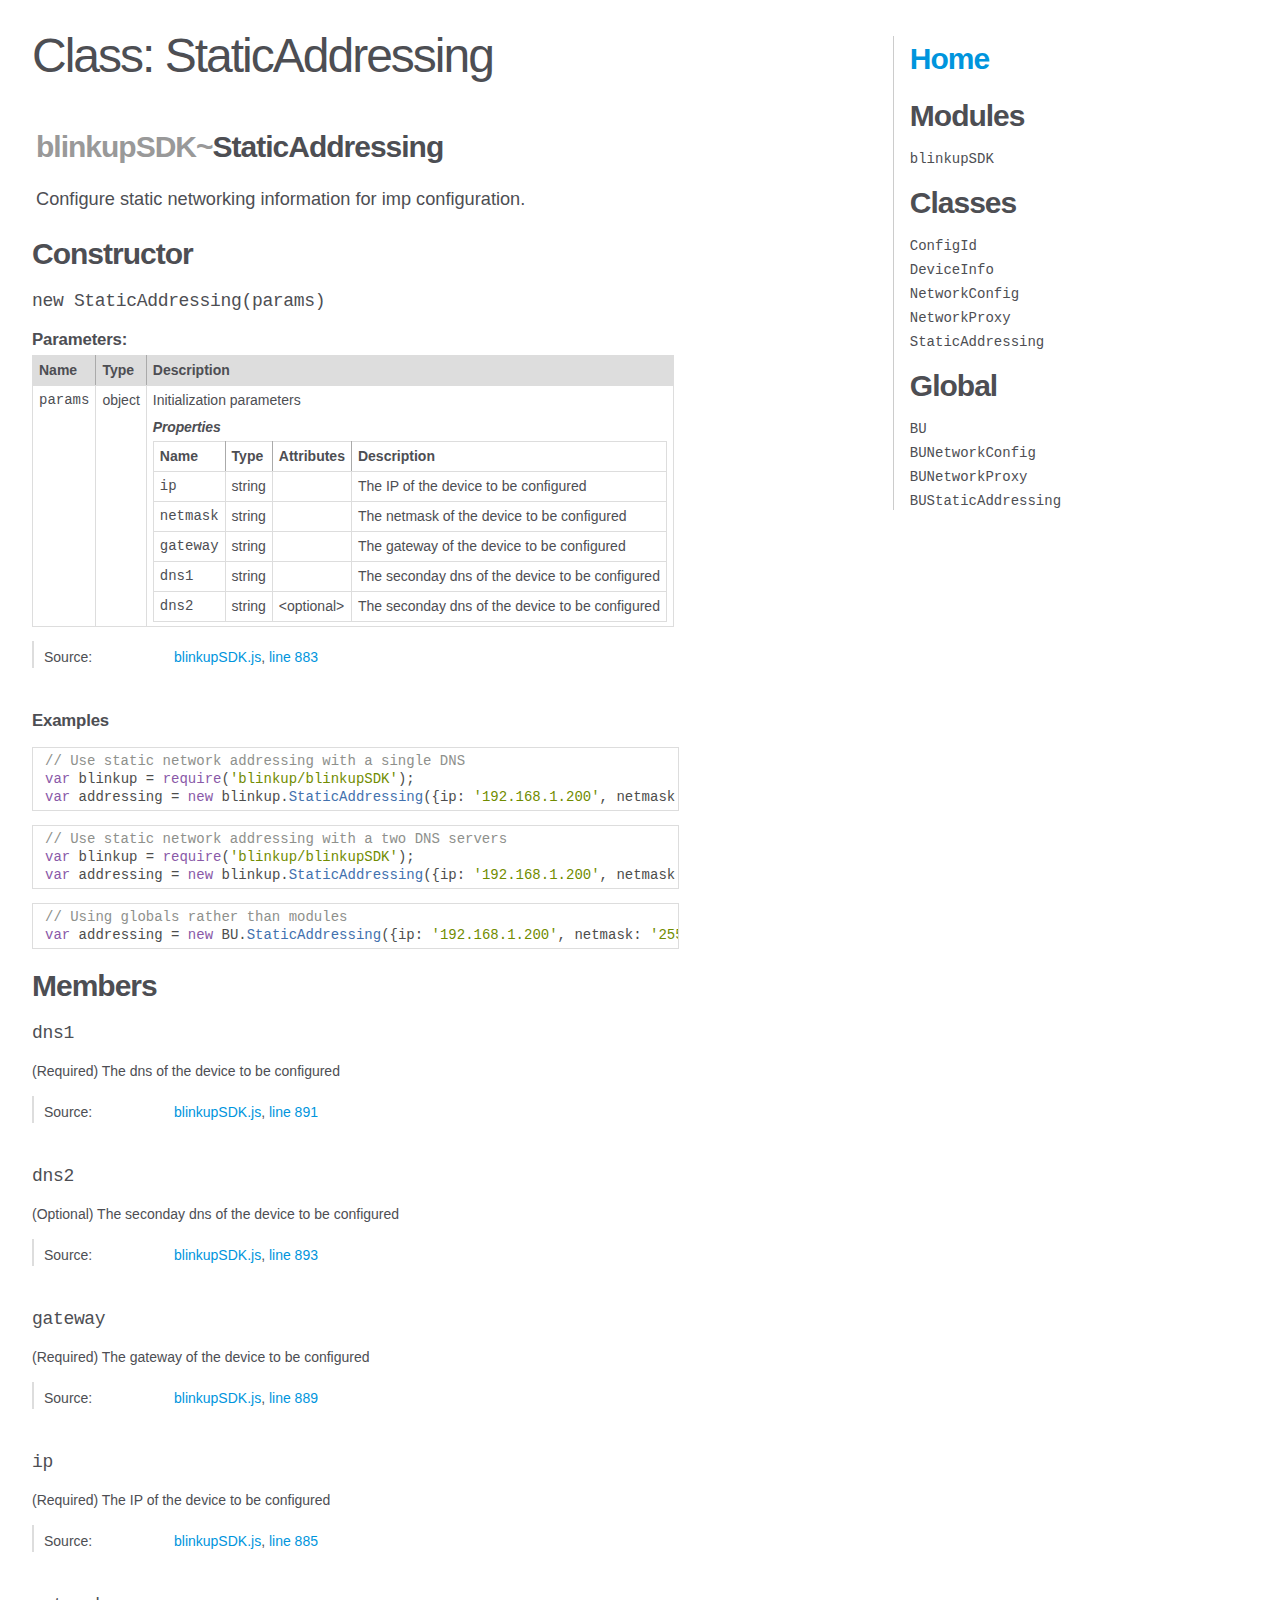
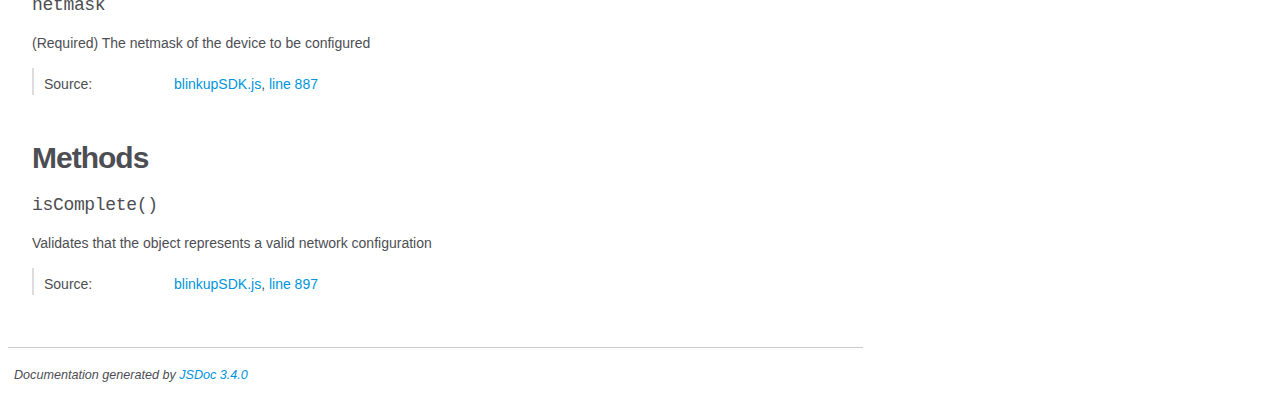
<file: sdk/documentation/module-blinkupSDK-StaticAddressing.html>
<!DOCTYPE html>
<html lang="en">
<head>
    <meta charset="utf-8">
    <title>JSDoc: Class: StaticAddressing</title>

    <script src="scripts/prettify/prettify.js"> </script>
    <script src="scripts/prettify/lang-css.js"> </script>
    <!--[if lt IE 9]>
      <script src="//html5shiv.googlecode.com/svn/trunk/html5.js"></script>
    <![endif]-->
    <link type="text/css" rel="stylesheet" href="styles/prettify-tomorrow.css">
    <link type="text/css" rel="stylesheet" href="styles/jsdoc-default.css">
</head>

<body>

<div id="main">

    <h1 class="page-title">Class: StaticAddressing</h1>

    




<section>

<header>
    
        <h2>
            <span class="ancestors"><a href="module-blinkupSDK.html">blinkupSDK</a>~</span>StaticAddressing</h2>
        
            <div class="class-description">Configure static networking information for imp configuration.</div>
        
    
</header>

<article>
    <div class="container-overview">
    
        

    
    <h2>Constructor</h2>
    

    <h4 class="name" id="StaticAddressing"><span class="type-signature"></span>new StaticAddressing<span class="signature">(params)</span><span class="type-signature"></span></h4>

    











    <h5>Parameters:</h5>
    

<table class="params">
    <thead>
    <tr>
        
        <th>Name</th>
        

        <th>Type</th>

        

        

        <th class="last">Description</th>
    </tr>
    </thead>

    <tbody>
    

        <tr>
            
                <td class="name"><code>params</code></td>
            

            <td class="type">
            
                
<span class="param-type">object</span>


            
            </td>

            

            

            <td class="description last">Initialization parameters
                <h6>Properties</h6>
                

<table class="params">
    <thead>
    <tr>
        
        <th>Name</th>
        

        <th>Type</th>

        
        <th>Attributes</th>
        

        

        <th class="last">Description</th>
    </tr>
    </thead>

    <tbody>
    

        <tr>
            
                <td class="name"><code>ip</code></td>
            

            <td class="type">
            
                
<span class="param-type">string</span>


            
            </td>

            
                <td class="attributes">
                

                

                
                </td>
            

            

            <td class="description last">The IP of the device to be configured</td>
        </tr>

    

        <tr>
            
                <td class="name"><code>netmask</code></td>
            

            <td class="type">
            
                
<span class="param-type">string</span>


            
            </td>

            
                <td class="attributes">
                

                

                
                </td>
            

            

            <td class="description last">The netmask of the device to be configured</td>
        </tr>

    

        <tr>
            
                <td class="name"><code>gateway</code></td>
            

            <td class="type">
            
                
<span class="param-type">string</span>


            
            </td>

            
                <td class="attributes">
                

                

                
                </td>
            

            

            <td class="description last">The gateway of the device to be configured</td>
        </tr>

    

        <tr>
            
                <td class="name"><code>dns1</code></td>
            

            <td class="type">
            
                
<span class="param-type">string</span>


            
            </td>

            
                <td class="attributes">
                

                

                
                </td>
            

            

            <td class="description last">The seconday dns of the device to be configured</td>
        </tr>

    

        <tr>
            
                <td class="name"><code>dns2</code></td>
            

            <td class="type">
            
                
<span class="param-type">string</span>


            
            </td>

            
                <td class="attributes">
                
                    &lt;optional><br>
                

                

                
                </td>
            

            

            <td class="description last">The seconday dns of the device to be configured</td>
        </tr>

    
    </tbody>
</table>

            </td>
        </tr>

    
    </tbody>
</table>






<dl class="details">

    

    

    

    

    

    

    

    

    

    

    

    

    
    <dt class="tag-source">Source:</dt>
    <dd class="tag-source"><ul class="dummy"><li>
        <a href="blinkupSDK.js.html">blinkupSDK.js</a>, <a href="blinkupSDK.js.html#line883">line 883</a>
    </li></ul></dd>
    

    

    

    
</dl>















    <h5>Examples</h5>
    
    <pre class="prettyprint"><code>// Use static network addressing with a single DNS
var blinkup = require('blinkup/blinkupSDK');
var addressing = new blinkup.StaticAddressing({ip: '192.168.1.200', netmask: '255.255.0.0', gateway: '192.168.1.1', dns1: '8.8.8.8'});</code></pre>

    <pre class="prettyprint"><code>// Use static network addressing with a two DNS servers
var blinkup = require('blinkup/blinkupSDK');
var addressing = new blinkup.StaticAddressing({ip: '192.168.1.200', netmask: '255.255.0.0', gateway: '192.168.1.1', dns1: '8.8.8.8', dns2: '8.8.4.4'});</code></pre>

    <pre class="prettyprint"><code>// Using globals rather than modules
var addressing = new BU.StaticAddressing({ip: '192.168.1.200', netmask: '255.255.0.0', gateway: '192.168.1.1', dns1: '8.8.8.8'});</code></pre>



    
    </div>

    

    

    

     

    

    
        <h3 class="subsection-title">Members</h3>

        
            
<h4 class="name" id="dns1"><span class="type-signature"></span>dns1<span class="type-signature"></span></h4>




<div class="description">
    (Required) The dns of the device to be configured
</div>







<dl class="details">

    

    

    

    

    

    

    

    

    

    

    

    

    
    <dt class="tag-source">Source:</dt>
    <dd class="tag-source"><ul class="dummy"><li>
        <a href="blinkupSDK.js.html">blinkupSDK.js</a>, <a href="blinkupSDK.js.html#line891">line 891</a>
    </li></ul></dd>
    

    

    

    
</dl>






        
            
<h4 class="name" id="dns2"><span class="type-signature"></span>dns2<span class="type-signature"></span></h4>




<div class="description">
    (Optional) The seconday dns of the device to be configured
</div>







<dl class="details">

    

    

    

    

    

    

    

    

    

    

    

    

    
    <dt class="tag-source">Source:</dt>
    <dd class="tag-source"><ul class="dummy"><li>
        <a href="blinkupSDK.js.html">blinkupSDK.js</a>, <a href="blinkupSDK.js.html#line893">line 893</a>
    </li></ul></dd>
    

    

    

    
</dl>






        
            
<h4 class="name" id="gateway"><span class="type-signature"></span>gateway<span class="type-signature"></span></h4>




<div class="description">
    (Required) The gateway of the device to be configured
</div>







<dl class="details">

    

    

    

    

    

    

    

    

    

    

    

    

    
    <dt class="tag-source">Source:</dt>
    <dd class="tag-source"><ul class="dummy"><li>
        <a href="blinkupSDK.js.html">blinkupSDK.js</a>, <a href="blinkupSDK.js.html#line889">line 889</a>
    </li></ul></dd>
    

    

    

    
</dl>






        
            
<h4 class="name" id="ip"><span class="type-signature"></span>ip<span class="type-signature"></span></h4>




<div class="description">
    (Required) The IP of the device to be configured
</div>







<dl class="details">

    

    

    

    

    

    

    

    

    

    

    

    

    
    <dt class="tag-source">Source:</dt>
    <dd class="tag-source"><ul class="dummy"><li>
        <a href="blinkupSDK.js.html">blinkupSDK.js</a>, <a href="blinkupSDK.js.html#line885">line 885</a>
    </li></ul></dd>
    

    

    

    
</dl>






        
            
<h4 class="name" id="netmask"><span class="type-signature"></span>netmask<span class="type-signature"></span></h4>




<div class="description">
    (Required) The netmask of the device to be configured
</div>







<dl class="details">

    

    

    

    

    

    

    

    

    

    

    

    

    
    <dt class="tag-source">Source:</dt>
    <dd class="tag-source"><ul class="dummy"><li>
        <a href="blinkupSDK.js.html">blinkupSDK.js</a>, <a href="blinkupSDK.js.html#line887">line 887</a>
    </li></ul></dd>
    

    

    

    
</dl>






        
    

    
        <h3 class="subsection-title">Methods</h3>

        
            

    

    <h4 class="name" id="isComplete"><span class="type-signature"></span>isComplete<span class="signature">()</span><span class="type-signature"></span></h4>

    



<div class="description">
    Validates that the object represents a valid network configuration
</div>













<dl class="details">

    

    

    

    

    

    

    

    

    

    

    

    

    
    <dt class="tag-source">Source:</dt>
    <dd class="tag-source"><ul class="dummy"><li>
        <a href="blinkupSDK.js.html">blinkupSDK.js</a>, <a href="blinkupSDK.js.html#line897">line 897</a>
    </li></ul></dd>
    

    

    

    
</dl>
















        
    

    

    
</article>

</section>




</div>

<nav>
    <h2><a href="index.html">Home</a></h2><h3>Modules</h3><ul><li><a href="module-blinkupSDK.html">blinkupSDK</a></li></ul><h3>Classes</h3><ul><li><a href="module-blinkupSDK-ConfigId.html">ConfigId</a></li><li><a href="module-blinkupSDK-DeviceInfo.html">DeviceInfo</a></li><li><a href="module-blinkupSDK-NetworkConfig.html">NetworkConfig</a></li><li><a href="module-blinkupSDK-NetworkProxy.html">NetworkProxy</a></li><li><a href="module-blinkupSDK-StaticAddressing.html">StaticAddressing</a></li></ul><h3>Global</h3><ul><li><a href="global.html#BU">BU</a></li><li><a href="global.html#BUNetworkConfig">BUNetworkConfig</a></li><li><a href="global.html#BUNetworkProxy">BUNetworkProxy</a></li><li><a href="global.html#BUStaticAddressing">BUStaticAddressing</a></li></ul>
</nav>

<br class="clear">

<footer>
    Documentation generated by <a href="https://github.com/jsdoc3/jsdoc">JSDoc 3.4.0</a>
</footer>

<script> prettyPrint(); </script>
<script src="scripts/linenumber.js"> </script>
</body>
</html>
</file>
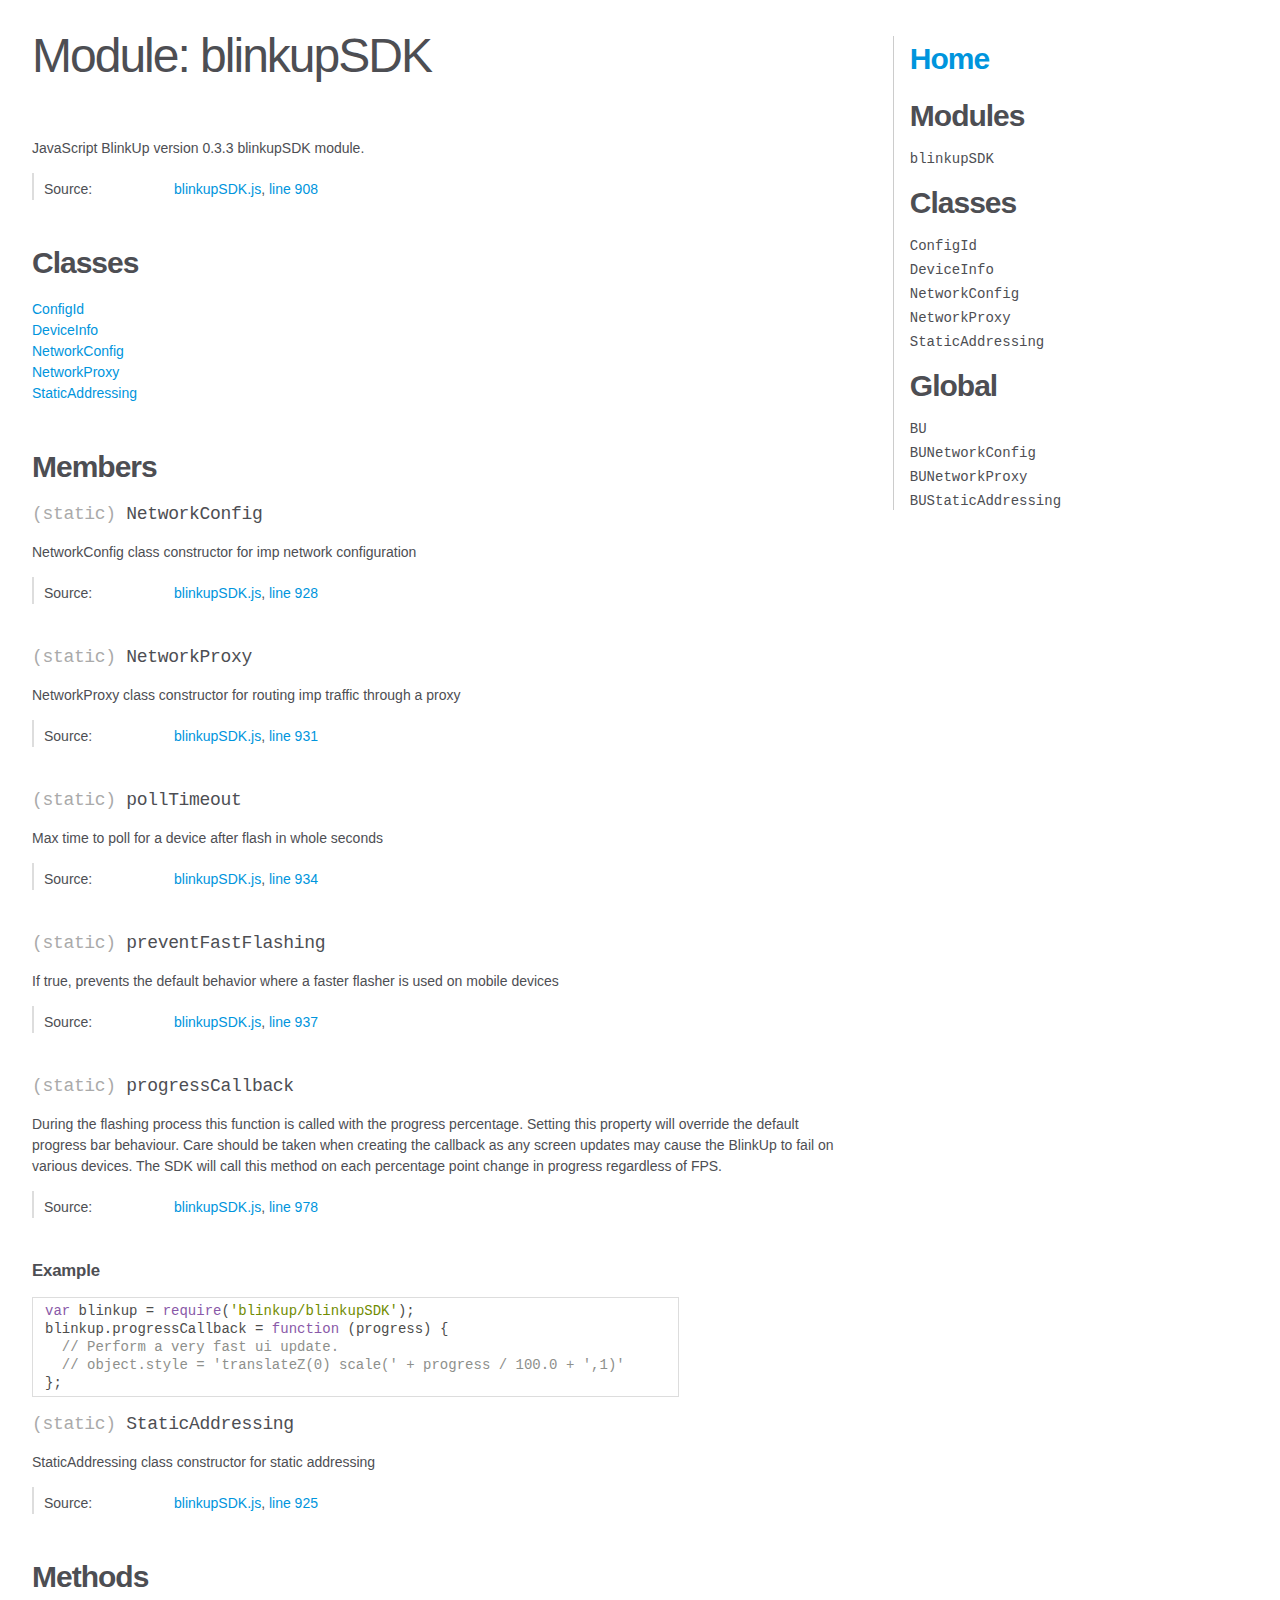
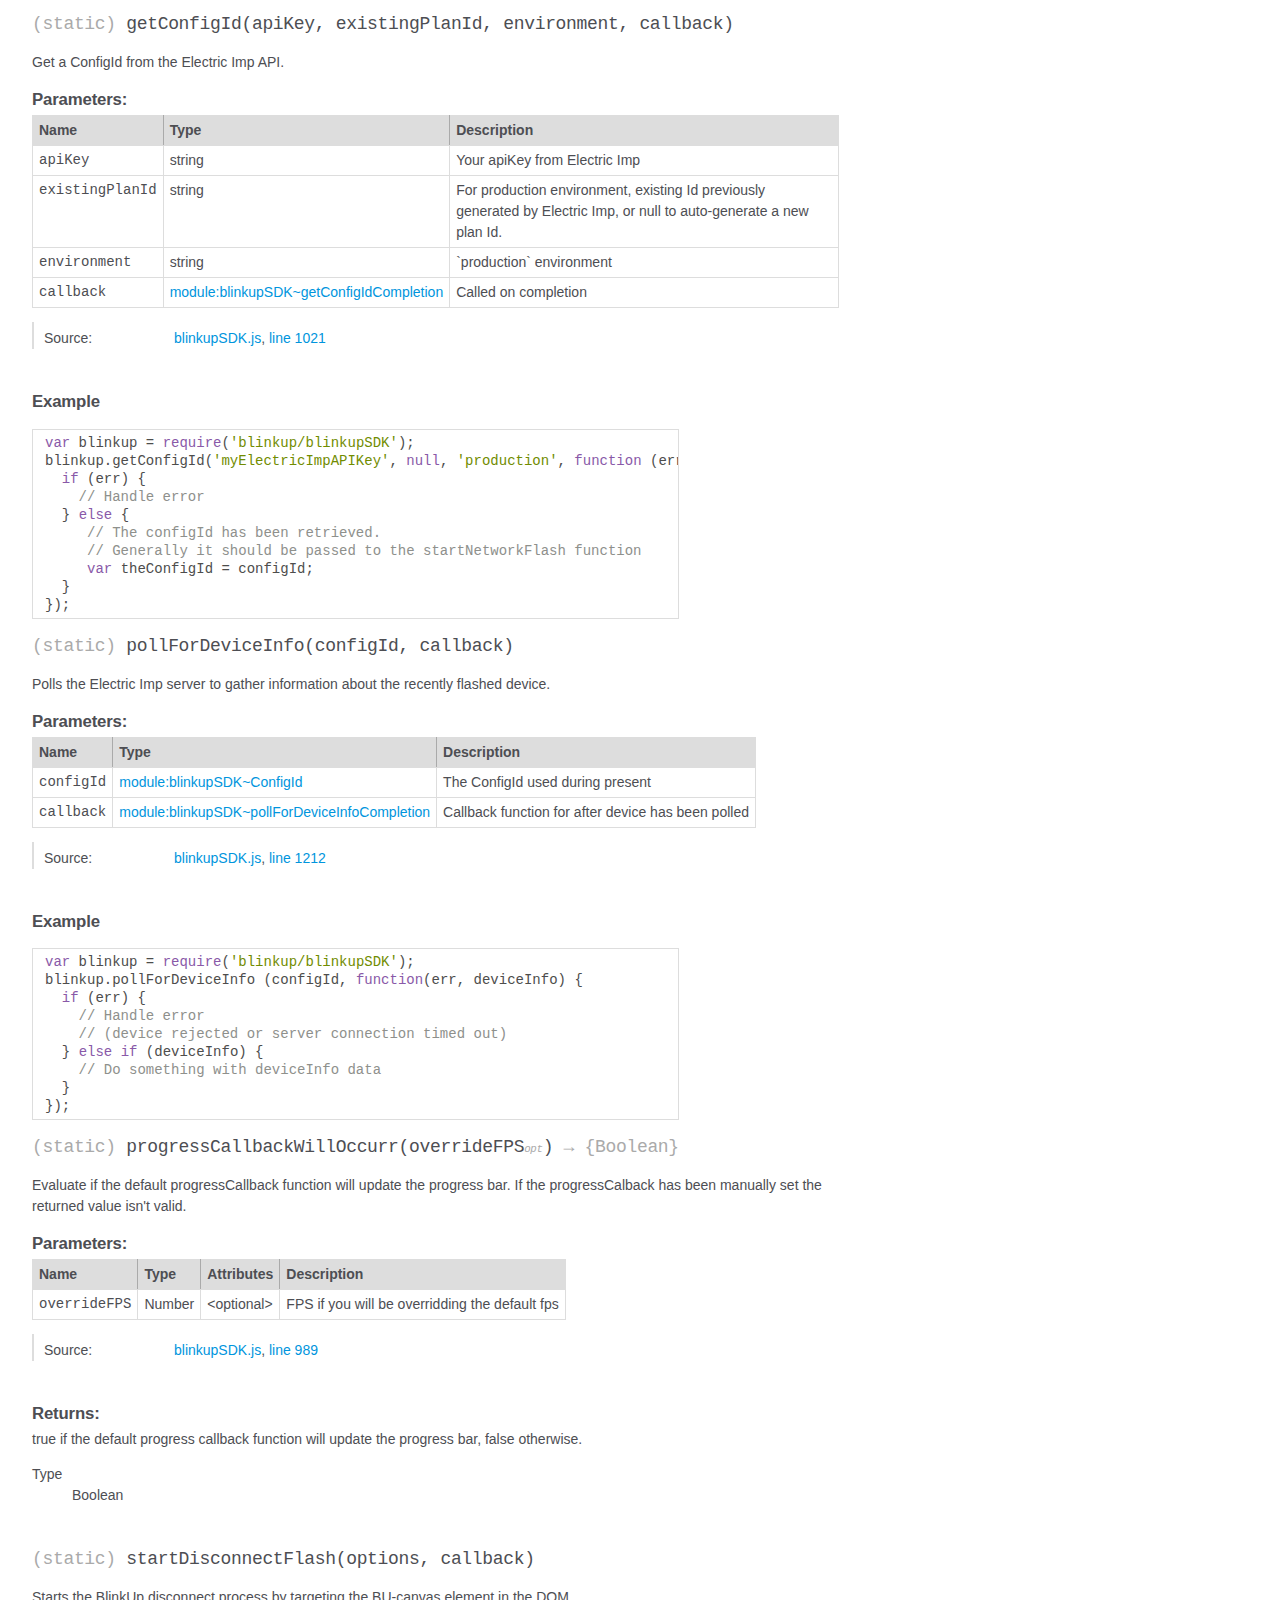
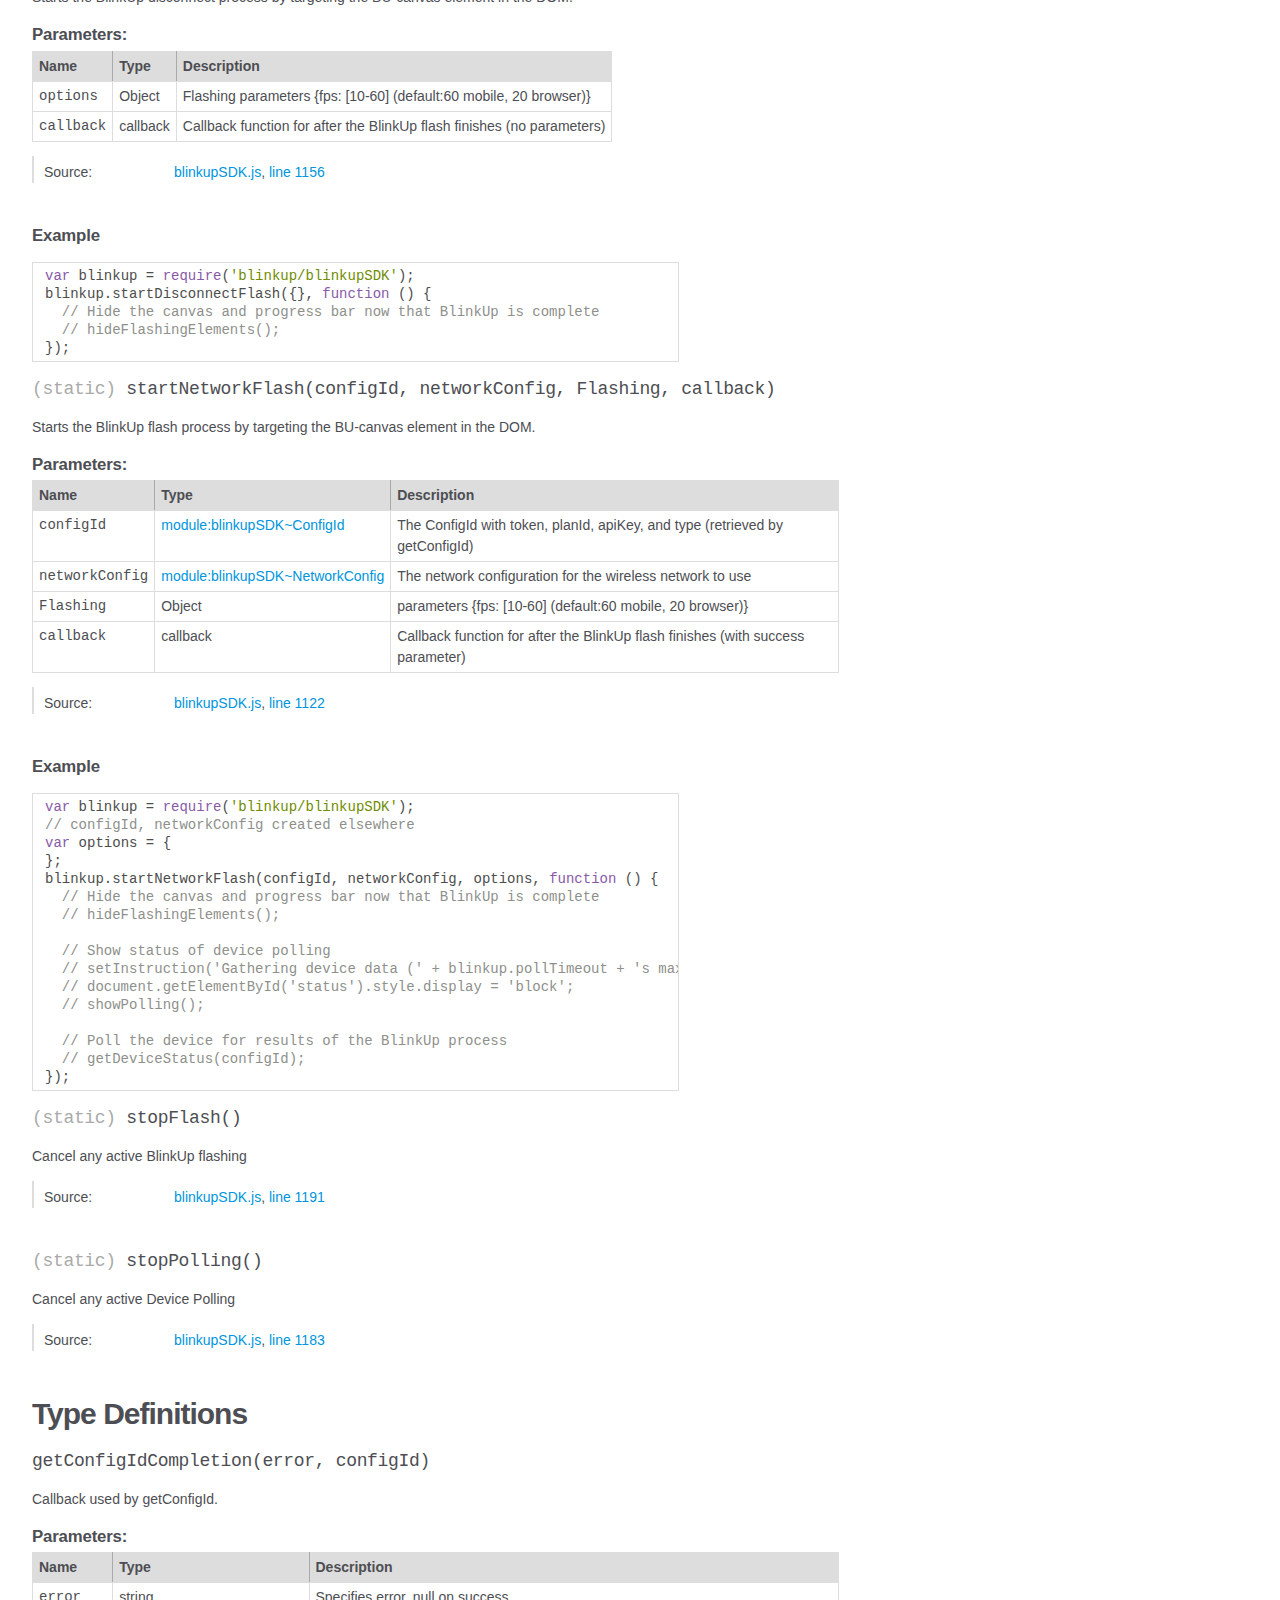
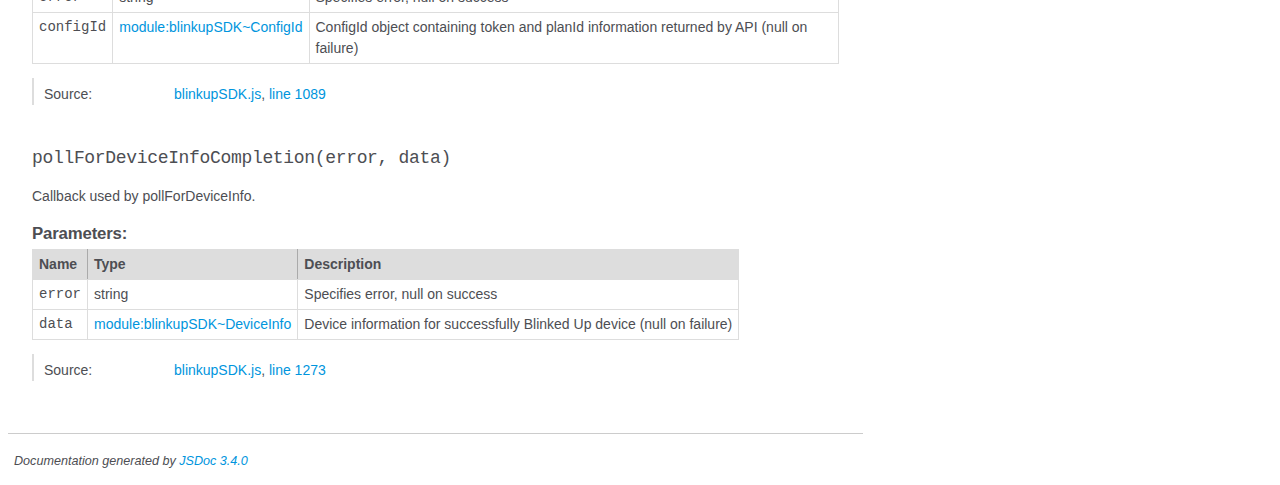
<file: sdk/documentation/module-blinkupSDK.html>
<!DOCTYPE html>
<html lang="en">
<head>
    <meta charset="utf-8">
    <title>JSDoc: Module: blinkupSDK</title>

    <script src="scripts/prettify/prettify.js"> </script>
    <script src="scripts/prettify/lang-css.js"> </script>
    <!--[if lt IE 9]>
      <script src="//html5shiv.googlecode.com/svn/trunk/html5.js"></script>
    <![endif]-->
    <link type="text/css" rel="stylesheet" href="styles/prettify-tomorrow.css">
    <link type="text/css" rel="stylesheet" href="styles/jsdoc-default.css">
</head>

<body>

<div id="main">

    <h1 class="page-title">Module: blinkupSDK</h1>

    




<section>

<header>
    
        
            
        
    
</header>

<article>
    <div class="container-overview">
    
        
            <div class="description">JavaScript BlinkUp version 0.3.3
blinkupSDK module.</div>
        

        
            















<dl class="details">

    

    

    

    

    

    

    

    

    

    

    

    

    
    <dt class="tag-source">Source:</dt>
    <dd class="tag-source"><ul class="dummy"><li>
        <a href="blinkupSDK.js.html">blinkupSDK.js</a>, <a href="blinkupSDK.js.html#line908">line 908</a>
    </li></ul></dd>
    

    

    

    
</dl>
















        
    
    </div>

    

    

    
        <h3 class="subsection-title">Classes</h3>

        <dl>
            <dt><a href="module-blinkupSDK-ConfigId.html">ConfigId</a></dt>
            <dd></dd>
        
            <dt><a href="module-blinkupSDK-DeviceInfo.html">DeviceInfo</a></dt>
            <dd></dd>
        
            <dt><a href="module-blinkupSDK-NetworkConfig.html">NetworkConfig</a></dt>
            <dd></dd>
        
            <dt><a href="module-blinkupSDK-NetworkProxy.html">NetworkProxy</a></dt>
            <dd></dd>
        
            <dt><a href="module-blinkupSDK-StaticAddressing.html">StaticAddressing</a></dt>
            <dd></dd>
        </dl>
    

     

    

    
        <h3 class="subsection-title">Members</h3>

        
            
<h4 class="name" id=".NetworkConfig"><span class="type-signature">(static) </span>NetworkConfig<span class="type-signature"></span></h4>




<div class="description">
    NetworkConfig class constructor for imp network configuration
</div>







<dl class="details">

    

    

    

    

    

    

    

    

    

    

    

    

    
    <dt class="tag-source">Source:</dt>
    <dd class="tag-source"><ul class="dummy"><li>
        <a href="blinkupSDK.js.html">blinkupSDK.js</a>, <a href="blinkupSDK.js.html#line928">line 928</a>
    </li></ul></dd>
    

    

    

    
</dl>






        
            
<h4 class="name" id=".NetworkProxy"><span class="type-signature">(static) </span>NetworkProxy<span class="type-signature"></span></h4>




<div class="description">
    NetworkProxy class constructor for routing imp traffic through a proxy
</div>







<dl class="details">

    

    

    

    

    

    

    

    

    

    

    

    

    
    <dt class="tag-source">Source:</dt>
    <dd class="tag-source"><ul class="dummy"><li>
        <a href="blinkupSDK.js.html">blinkupSDK.js</a>, <a href="blinkupSDK.js.html#line931">line 931</a>
    </li></ul></dd>
    

    

    

    
</dl>






        
            
<h4 class="name" id=".pollTimeout"><span class="type-signature">(static) </span>pollTimeout<span class="type-signature"></span></h4>




<div class="description">
    Max time to poll for a device after flash in whole seconds
</div>







<dl class="details">

    

    

    

    

    

    

    

    

    

    

    

    

    
    <dt class="tag-source">Source:</dt>
    <dd class="tag-source"><ul class="dummy"><li>
        <a href="blinkupSDK.js.html">blinkupSDK.js</a>, <a href="blinkupSDK.js.html#line934">line 934</a>
    </li></ul></dd>
    

    

    

    
</dl>






        
            
<h4 class="name" id=".preventFastFlashing"><span class="type-signature">(static) </span>preventFastFlashing<span class="type-signature"></span></h4>




<div class="description">
    If true, prevents the default behavior where a faster flasher is used on mobile devices
</div>







<dl class="details">

    

    

    

    

    

    

    

    

    

    

    

    

    
    <dt class="tag-source">Source:</dt>
    <dd class="tag-source"><ul class="dummy"><li>
        <a href="blinkupSDK.js.html">blinkupSDK.js</a>, <a href="blinkupSDK.js.html#line937">line 937</a>
    </li></ul></dd>
    

    

    

    
</dl>






        
            
<h4 class="name" id=".progressCallback"><span class="type-signature">(static) </span>progressCallback<span class="type-signature"></span></h4>




<div class="description">
    During the flashing process this function is called with the progress percentage.

Setting this property will override the default progress bar behaviour.
Care should be taken when creating the callback as any screen updates may cause
the BlinkUp to fail on various devices. The SDK will call this method on each
percentage point change in progress regardless of FPS.
</div>







<dl class="details">

    

    

    

    

    

    

    

    

    

    

    

    

    
    <dt class="tag-source">Source:</dt>
    <dd class="tag-source"><ul class="dummy"><li>
        <a href="blinkupSDK.js.html">blinkupSDK.js</a>, <a href="blinkupSDK.js.html#line978">line 978</a>
    </li></ul></dd>
    

    

    

    
</dl>





    <h5>Example</h5>
    
    <pre class="prettyprint"><code>var blinkup = require('blinkup/blinkupSDK');
blinkup.progressCallback = function (progress) {
  // Perform a very fast ui update.
  // object.style = 'translateZ(0) scale(' + progress / 100.0 + ',1)'
};</code></pre>



        
            
<h4 class="name" id=".StaticAddressing"><span class="type-signature">(static) </span>StaticAddressing<span class="type-signature"></span></h4>




<div class="description">
    StaticAddressing class constructor for static addressing
</div>







<dl class="details">

    

    

    

    

    

    

    

    

    

    

    

    

    
    <dt class="tag-source">Source:</dt>
    <dd class="tag-source"><ul class="dummy"><li>
        <a href="blinkupSDK.js.html">blinkupSDK.js</a>, <a href="blinkupSDK.js.html#line925">line 925</a>
    </li></ul></dd>
    

    

    

    
</dl>






        
    

    
        <h3 class="subsection-title">Methods</h3>

        
            

    

    <h4 class="name" id=".getConfigId"><span class="type-signature">(static) </span>getConfigId<span class="signature">(apiKey, existingPlanId, environment, callback)</span><span class="type-signature"></span></h4>

    



<div class="description">
    Get a ConfigId from the Electric Imp API.
</div>









    <h5>Parameters:</h5>
    

<table class="params">
    <thead>
    <tr>
        
        <th>Name</th>
        

        <th>Type</th>

        

        

        <th class="last">Description</th>
    </tr>
    </thead>

    <tbody>
    

        <tr>
            
                <td class="name"><code>apiKey</code></td>
            

            <td class="type">
            
                
<span class="param-type">string</span>


            
            </td>

            

            

            <td class="description last">Your apiKey from Electric Imp</td>
        </tr>

    

        <tr>
            
                <td class="name"><code>existingPlanId</code></td>
            

            <td class="type">
            
                
<span class="param-type">string</span>


            
            </td>

            

            

            <td class="description last">For production environment, existing Id previously generated by Electric Imp, or null to auto-generate a new plan Id.</td>
        </tr>

    

        <tr>
            
                <td class="name"><code>environment</code></td>
            

            <td class="type">
            
                
<span class="param-type">string</span>


            
            </td>

            

            

            <td class="description last">`production` environment</td>
        </tr>

    

        <tr>
            
                <td class="name"><code>callback</code></td>
            

            <td class="type">
            
                
<span class="param-type"><a href="module-blinkupSDK.html#~getConfigIdCompletion">module:blinkupSDK~getConfigIdCompletion</a></span>


            
            </td>

            

            

            <td class="description last">Called on completion</td>
        </tr>

    
    </tbody>
</table>






<dl class="details">

    

    

    

    

    

    

    

    

    

    

    

    

    
    <dt class="tag-source">Source:</dt>
    <dd class="tag-source"><ul class="dummy"><li>
        <a href="blinkupSDK.js.html">blinkupSDK.js</a>, <a href="blinkupSDK.js.html#line1021">line 1021</a>
    </li></ul></dd>
    

    

    

    
</dl>















    <h5>Example</h5>
    
    <pre class="prettyprint"><code>var blinkup = require('blinkup/blinkupSDK');
blinkup.getConfigId('myElectricImpAPIKey', null, 'production', function (err, configId) {
  if (err) {
    // Handle error
  } else {
     // The configId has been retrieved.
     // Generally it should be passed to the startNetworkFlash function
     var theConfigId = configId;
  }
});</code></pre>



        
            

    

    <h4 class="name" id=".pollForDeviceInfo"><span class="type-signature">(static) </span>pollForDeviceInfo<span class="signature">(configId, callback)</span><span class="type-signature"></span></h4>

    



<div class="description">
    Polls the Electric Imp server to gather information about the recently flashed
device.
</div>









    <h5>Parameters:</h5>
    

<table class="params">
    <thead>
    <tr>
        
        <th>Name</th>
        

        <th>Type</th>

        

        

        <th class="last">Description</th>
    </tr>
    </thead>

    <tbody>
    

        <tr>
            
                <td class="name"><code>configId</code></td>
            

            <td class="type">
            
                
<span class="param-type"><a href="module-blinkupSDK-ConfigId.html">module:blinkupSDK~ConfigId</a></span>


            
            </td>

            

            

            <td class="description last">The ConfigId used during present</td>
        </tr>

    

        <tr>
            
                <td class="name"><code>callback</code></td>
            

            <td class="type">
            
                
<span class="param-type"><a href="module-blinkupSDK.html#~pollForDeviceInfoCompletion">module:blinkupSDK~pollForDeviceInfoCompletion</a></span>


            
            </td>

            

            

            <td class="description last">Callback function for after device has been polled</td>
        </tr>

    
    </tbody>
</table>






<dl class="details">

    

    

    

    

    

    

    

    

    

    

    

    

    
    <dt class="tag-source">Source:</dt>
    <dd class="tag-source"><ul class="dummy"><li>
        <a href="blinkupSDK.js.html">blinkupSDK.js</a>, <a href="blinkupSDK.js.html#line1212">line 1212</a>
    </li></ul></dd>
    

    

    

    
</dl>















    <h5>Example</h5>
    
    <pre class="prettyprint"><code>var blinkup = require('blinkup/blinkupSDK');
blinkup.pollForDeviceInfo (configId, function(err, deviceInfo) {
  if (err) {
    // Handle error
    // (device rejected or server connection timed out)
  } else if (deviceInfo) {
    // Do something with deviceInfo data
  }
});</code></pre>



        
            

    

    <h4 class="name" id=".progressCallbackWillOccurr"><span class="type-signature">(static) </span>progressCallbackWillOccurr<span class="signature">(overrideFPS<span class="signature-attributes">opt</span>)</span><span class="type-signature"> &rarr; {Boolean}</span></h4>

    



<div class="description">
    Evaluate if the default progressCallback function will update the progress
bar. If the progressCalback has been manually set the returned value isn't
valid.
</div>









    <h5>Parameters:</h5>
    

<table class="params">
    <thead>
    <tr>
        
        <th>Name</th>
        

        <th>Type</th>

        
        <th>Attributes</th>
        

        

        <th class="last">Description</th>
    </tr>
    </thead>

    <tbody>
    

        <tr>
            
                <td class="name"><code>overrideFPS</code></td>
            

            <td class="type">
            
                
<span class="param-type">Number</span>


            
            </td>

            
                <td class="attributes">
                
                    &lt;optional><br>
                

                

                
                </td>
            

            

            <td class="description last">FPS if you will be overridding the default fps</td>
        </tr>

    
    </tbody>
</table>






<dl class="details">

    

    

    

    

    

    

    

    

    

    

    

    

    
    <dt class="tag-source">Source:</dt>
    <dd class="tag-source"><ul class="dummy"><li>
        <a href="blinkupSDK.js.html">blinkupSDK.js</a>, <a href="blinkupSDK.js.html#line989">line 989</a>
    </li></ul></dd>
    

    

    

    
</dl>













<h5>Returns:</h5>

        
<div class="param-desc">
    true if the default progress callback function will update the
  progress bar, false otherwise.
</div>



<dl>
    <dt>
        Type
    </dt>
    <dd>
        
<span class="param-type">Boolean</span>


    </dd>
</dl>

    



        
            

    

    <h4 class="name" id=".startDisconnectFlash"><span class="type-signature">(static) </span>startDisconnectFlash<span class="signature">(options, callback)</span><span class="type-signature"></span></h4>

    



<div class="description">
    Starts the BlinkUp disconnect process by targeting the BU-canvas element in the DOM.
</div>









    <h5>Parameters:</h5>
    

<table class="params">
    <thead>
    <tr>
        
        <th>Name</th>
        

        <th>Type</th>

        

        

        <th class="last">Description</th>
    </tr>
    </thead>

    <tbody>
    

        <tr>
            
                <td class="name"><code>options</code></td>
            

            <td class="type">
            
                
<span class="param-type">Object</span>


            
            </td>

            

            

            <td class="description last">Flashing parameters {fps: [10-60] (default:60 mobile, 20 browser)}</td>
        </tr>

    

        <tr>
            
                <td class="name"><code>callback</code></td>
            

            <td class="type">
            
                
<span class="param-type">callback</span>


            
            </td>

            

            

            <td class="description last">Callback function for after the BlinkUp flash finishes (no parameters)</td>
        </tr>

    
    </tbody>
</table>






<dl class="details">

    

    

    

    

    

    

    

    

    

    

    

    

    
    <dt class="tag-source">Source:</dt>
    <dd class="tag-source"><ul class="dummy"><li>
        <a href="blinkupSDK.js.html">blinkupSDK.js</a>, <a href="blinkupSDK.js.html#line1156">line 1156</a>
    </li></ul></dd>
    

    

    

    
</dl>















    <h5>Example</h5>
    
    <pre class="prettyprint"><code>var blinkup = require('blinkup/blinkupSDK');
blinkup.startDisconnectFlash({}, function () {
  // Hide the canvas and progress bar now that BlinkUp is complete
  // hideFlashingElements();
});</code></pre>



        
            

    

    <h4 class="name" id=".startNetworkFlash"><span class="type-signature">(static) </span>startNetworkFlash<span class="signature">(configId, networkConfig, Flashing, callback)</span><span class="type-signature"></span></h4>

    



<div class="description">
    Starts the BlinkUp flash process by targeting the BU-canvas element in the DOM.
</div>









    <h5>Parameters:</h5>
    

<table class="params">
    <thead>
    <tr>
        
        <th>Name</th>
        

        <th>Type</th>

        

        

        <th class="last">Description</th>
    </tr>
    </thead>

    <tbody>
    

        <tr>
            
                <td class="name"><code>configId</code></td>
            

            <td class="type">
            
                
<span class="param-type"><a href="module-blinkupSDK-ConfigId.html">module:blinkupSDK~ConfigId</a></span>


            
            </td>

            

            

            <td class="description last">The ConfigId with token, planId, apiKey, and type (retrieved by getConfigId)</td>
        </tr>

    

        <tr>
            
                <td class="name"><code>networkConfig</code></td>
            

            <td class="type">
            
                
<span class="param-type"><a href="module-blinkupSDK-NetworkConfig.html">module:blinkupSDK~NetworkConfig</a></span>


            
            </td>

            

            

            <td class="description last">The network configuration for the wireless network to use</td>
        </tr>

    

        <tr>
            
                <td class="name"><code>Flashing</code></td>
            

            <td class="type">
            
                
<span class="param-type">Object</span>


            
            </td>

            

            

            <td class="description last">parameters {fps: [10-60] (default:60 mobile, 20 browser)}</td>
        </tr>

    

        <tr>
            
                <td class="name"><code>callback</code></td>
            

            <td class="type">
            
                
<span class="param-type">callback</span>


            
            </td>

            

            

            <td class="description last">Callback function for after the BlinkUp flash finishes (with success parameter)</td>
        </tr>

    
    </tbody>
</table>






<dl class="details">

    

    

    

    

    

    

    

    

    

    

    

    

    
    <dt class="tag-source">Source:</dt>
    <dd class="tag-source"><ul class="dummy"><li>
        <a href="blinkupSDK.js.html">blinkupSDK.js</a>, <a href="blinkupSDK.js.html#line1122">line 1122</a>
    </li></ul></dd>
    

    

    

    
</dl>















    <h5>Example</h5>
    
    <pre class="prettyprint"><code>var blinkup = require('blinkup/blinkupSDK');
// configId, networkConfig created elsewhere
var options = {
};
blinkup.startNetworkFlash(configId, networkConfig, options, function () {
  // Hide the canvas and progress bar now that BlinkUp is complete
  // hideFlashingElements();

  // Show status of device polling
  // setInstruction('Gathering device data (' + blinkup.pollTimeout + 's max)');
  // document.getElementById('status').style.display = 'block';
  // showPolling();

  // Poll the device for results of the BlinkUp process
  // getDeviceStatus(configId);
});</code></pre>



        
            

    

    <h4 class="name" id=".stopFlash"><span class="type-signature">(static) </span>stopFlash<span class="signature">()</span><span class="type-signature"></span></h4>

    



<div class="description">
    Cancel any active BlinkUp flashing
</div>













<dl class="details">

    

    

    

    

    

    

    

    

    

    

    

    

    
    <dt class="tag-source">Source:</dt>
    <dd class="tag-source"><ul class="dummy"><li>
        <a href="blinkupSDK.js.html">blinkupSDK.js</a>, <a href="blinkupSDK.js.html#line1191">line 1191</a>
    </li></ul></dd>
    

    

    

    
</dl>
















        
            

    

    <h4 class="name" id=".stopPolling"><span class="type-signature">(static) </span>stopPolling<span class="signature">()</span><span class="type-signature"></span></h4>

    



<div class="description">
    Cancel any active Device Polling
</div>













<dl class="details">

    

    

    

    

    

    

    

    

    

    

    

    

    
    <dt class="tag-source">Source:</dt>
    <dd class="tag-source"><ul class="dummy"><li>
        <a href="blinkupSDK.js.html">blinkupSDK.js</a>, <a href="blinkupSDK.js.html#line1183">line 1183</a>
    </li></ul></dd>
    

    

    

    
</dl>
















        
    

    
        <h3 class="subsection-title">Type Definitions</h3>

        
                

    

    <h4 class="name" id="~getConfigIdCompletion"><span class="type-signature"></span>getConfigIdCompletion<span class="signature">(error, configId)</span><span class="type-signature"></span></h4>

    



<div class="description">
    Callback used by getConfigId.
</div>









    <h5>Parameters:</h5>
    

<table class="params">
    <thead>
    <tr>
        
        <th>Name</th>
        

        <th>Type</th>

        

        

        <th class="last">Description</th>
    </tr>
    </thead>

    <tbody>
    

        <tr>
            
                <td class="name"><code>error</code></td>
            

            <td class="type">
            
                
<span class="param-type">string</span>


            
            </td>

            

            

            <td class="description last">Specifies error, null on success</td>
        </tr>

    

        <tr>
            
                <td class="name"><code>configId</code></td>
            

            <td class="type">
            
                
<span class="param-type"><a href="module-blinkupSDK-ConfigId.html">module:blinkupSDK~ConfigId</a></span>


            
            </td>

            

            

            <td class="description last">ConfigId object containing token and planId information returned by API (null on failure)</td>
        </tr>

    
    </tbody>
</table>






<dl class="details">

    

    

    

    

    

    

    

    

    

    

    

    

    
    <dt class="tag-source">Source:</dt>
    <dd class="tag-source"><ul class="dummy"><li>
        <a href="blinkupSDK.js.html">blinkupSDK.js</a>, <a href="blinkupSDK.js.html#line1089">line 1089</a>
    </li></ul></dd>
    

    

    

    
</dl>
















            
                

    

    <h4 class="name" id="~pollForDeviceInfoCompletion"><span class="type-signature"></span>pollForDeviceInfoCompletion<span class="signature">(error, data)</span><span class="type-signature"></span></h4>

    



<div class="description">
    Callback used by pollForDeviceInfo.
</div>









    <h5>Parameters:</h5>
    

<table class="params">
    <thead>
    <tr>
        
        <th>Name</th>
        

        <th>Type</th>

        

        

        <th class="last">Description</th>
    </tr>
    </thead>

    <tbody>
    

        <tr>
            
                <td class="name"><code>error</code></td>
            

            <td class="type">
            
                
<span class="param-type">string</span>


            
            </td>

            

            

            <td class="description last">Specifies error, null on success</td>
        </tr>

    

        <tr>
            
                <td class="name"><code>data</code></td>
            

            <td class="type">
            
                
<span class="param-type"><a href="module-blinkupSDK-DeviceInfo.html">module:blinkupSDK~DeviceInfo</a></span>


            
            </td>

            

            

            <td class="description last">Device information for successfully Blinked Up device (null on failure)</td>
        </tr>

    
    </tbody>
</table>






<dl class="details">

    

    

    

    

    

    

    

    

    

    

    

    

    
    <dt class="tag-source">Source:</dt>
    <dd class="tag-source"><ul class="dummy"><li>
        <a href="blinkupSDK.js.html">blinkupSDK.js</a>, <a href="blinkupSDK.js.html#line1273">line 1273</a>
    </li></ul></dd>
    

    

    

    
</dl>
















            
    

    
</article>

</section>




</div>

<nav>
    <h2><a href="index.html">Home</a></h2><h3>Modules</h3><ul><li><a href="module-blinkupSDK.html">blinkupSDK</a></li></ul><h3>Classes</h3><ul><li><a href="module-blinkupSDK-ConfigId.html">ConfigId</a></li><li><a href="module-blinkupSDK-DeviceInfo.html">DeviceInfo</a></li><li><a href="module-blinkupSDK-NetworkConfig.html">NetworkConfig</a></li><li><a href="module-blinkupSDK-NetworkProxy.html">NetworkProxy</a></li><li><a href="module-blinkupSDK-StaticAddressing.html">StaticAddressing</a></li></ul><h3>Global</h3><ul><li><a href="global.html#BU">BU</a></li><li><a href="global.html#BUNetworkConfig">BUNetworkConfig</a></li><li><a href="global.html#BUNetworkProxy">BUNetworkProxy</a></li><li><a href="global.html#BUStaticAddressing">BUStaticAddressing</a></li></ul>
</nav>

<br class="clear">

<footer>
    Documentation generated by <a href="https://github.com/jsdoc3/jsdoc">JSDoc 3.4.0</a>
</footer>

<script> prettyPrint(); </script>
<script src="scripts/linenumber.js"> </script>
</body>
</html>
</file>
<file: sdk/documentation/styles/prettify-tomorrow.css>
/* Tomorrow Theme */
/* Original theme - https://github.com/chriskempson/tomorrow-theme */
/* Pretty printing styles. Used with prettify.js. */
/* SPAN elements with the classes below are added by prettyprint. */
/* plain text */
.pln {
  color: #4d4d4c; }

@media screen {
  /* string content */
  .str {
    color: #718c00; }

  /* a keyword */
  .kwd {
    color: #8959a8; }

  /* a comment */
  .com {
    color: #8e908c; }

  /* a type name */
  .typ {
    color: #4271ae; }

  /* a literal value */
  .lit {
    color: #f5871f; }

  /* punctuation */
  .pun {
    color: #4d4d4c; }

  /* lisp open bracket */
  .opn {
    color: #4d4d4c; }

  /* lisp close bracket */
  .clo {
    color: #4d4d4c; }

  /* a markup tag name */
  .tag {
    color: #c82829; }

  /* a markup attribute name */
  .atn {
    color: #f5871f; }

  /* a markup attribute value */
  .atv {
    color: #3e999f; }

  /* a declaration */
  .dec {
    color: #f5871f; }

  /* a variable name */
  .var {
    color: #c82829; }

  /* a function name */
  .fun {
    color: #4271ae; } }
/* Use higher contrast and text-weight for printable form. */
@media print, projection {
  .str {
    color: #060; }

  .kwd {
    color: #006;
    font-weight: bold; }

  .com {
    color: #600;
    font-style: italic; }

  .typ {
    color: #404;
    font-weight: bold; }

  .lit {
    color: #044; }

  .pun, .opn, .clo {
    color: #440; }

  .tag {
    color: #006;
    font-weight: bold; }

  .atn {
    color: #404; }

  .atv {
    color: #060; } }
/* Style */
/*
pre.prettyprint {
  background: white;
  font-family: Consolas, Monaco, 'Andale Mono', monospace;
  font-size: 12px;
  line-height: 1.5;
  border: 1px solid #ccc;
  padding: 10px; }
*/

/* Specify class=linenums on a pre to get line numbering */
ol.linenums {
  margin-top: 0;
  margin-bottom: 0; }

/* IE indents via margin-left */
li.L0,
li.L1,
li.L2,
li.L3,
li.L4,
li.L5,
li.L6,
li.L7,
li.L8,
li.L9 {
  /* */ }

/* Alternate shading for lines */
li.L1,
li.L3,
li.L5,
li.L7,
li.L9 {
  /* */ }
</file>
<file: sdk/documentation/styles/jsdoc-default.css>
@font-face {
    font-family: 'Open Sans';
    font-weight: normal;
    font-style: normal;
    src: url('../fonts/OpenSans-Regular-webfont.eot');
    src:
        local('Open Sans'),
        local('OpenSans'),
        url('../fonts/OpenSans-Regular-webfont.eot?#iefix') format('embedded-opentype'),
        url('../fonts/OpenSans-Regular-webfont.woff') format('woff'),
        url('../fonts/OpenSans-Regular-webfont.svg#open_sansregular') format('svg');
}

@font-face {
    font-family: 'Open Sans Light';
    font-weight: normal;
    font-style: normal;
    src: url('../fonts/OpenSans-Light-webfont.eot');
    src:
        local('Open Sans Light'),
        local('OpenSans Light'),
        url('../fonts/OpenSans-Light-webfont.eot?#iefix') format('embedded-opentype'),
        url('../fonts/OpenSans-Light-webfont.woff') format('woff'),
        url('../fonts/OpenSans-Light-webfont.svg#open_sanslight') format('svg');
}

html
{
    overflow: auto;
    background-color: #fff;
    font-size: 14px;
}

body
{
    font-family: 'Open Sans', sans-serif;
    line-height: 1.5;
    color: #4d4e53;
    background-color: white;
}

a, a:visited, a:active {
    color: #0095dd;
    text-decoration: none;
}

a:hover {
    text-decoration: underline;
}

header
{
    display: block;
    padding: 0px 4px;
}

tt, code, kbd, samp {
    font-family: Consolas, Monaco, 'Andale Mono', monospace;
}

.class-description {
    font-size: 130%;
    line-height: 140%;
    margin-bottom: 1em;
    margin-top: 1em;
}

.class-description:empty {
    margin: 0;
}

#main {
    float: left;
    width: 70%;
}

article dl {
    margin-bottom: 40px;
}

section
{
    display: block;
    background-color: #fff;
    padding: 12px 24px;
    border-bottom: 1px solid #ccc;
    margin-right: 30px;
}

.variation {
    display: none;
}

.signature-attributes {
    font-size: 60%;
    color: #aaa;
    font-style: italic;
    font-weight: lighter;
}

nav
{
    display: block;
    float: right;
    margin-top: 28px;
    width: 30%;
    box-sizing: border-box;
    border-left: 1px solid #ccc;
    padding-left: 16px;
}

nav ul {
    font-family: 'Lucida Grande', 'Lucida Sans Unicode', arial, sans-serif;
    font-size: 100%;
    line-height: 17px;
    padding: 0;
    margin: 0;
    list-style-type: none;
}

nav ul a, nav ul a:visited, nav ul a:active {
    font-family: Consolas, Monaco, 'Andale Mono', monospace;
    line-height: 18px;
    color: #4D4E53;
}

nav h3 {
    margin-top: 12px;
}

nav li {
    margin-top: 6px;
}

footer {
    display: block;
    padding: 6px;
    margin-top: 12px;
    font-style: italic;
    font-size: 90%;
}

h1, h2, h3, h4 {
    font-weight: 200;
    margin: 0;
}

h1
{
    font-family: 'Open Sans Light', sans-serif;
    font-size: 48px;
    letter-spacing: -2px;
    margin: 12px 24px 20px;
}

h2, h3
{
    font-size: 30px;
    font-weight: 700;
    letter-spacing: -1px;
    margin-bottom: 12px;
}

h4
{
    font-size: 18px;
    letter-spacing: -0.33px;
    margin-bottom: 12px;
    color: #4d4e53;
}

h5, .container-overview .subsection-title
{
    font-size: 120%;
    font-weight: bold;
    letter-spacing: -0.01em;
    margin: 8px 0 3px 0;
}

h6
{
    font-size: 100%;
    letter-spacing: -0.01em;
    margin: 6px 0 3px 0;
    font-style: italic;
}

.ancestors { color: #999; }
.ancestors a
{
    color: #999 !important;
    text-decoration: none;
}

.clear
{
    clear: both;
}

.important
{
    font-weight: bold;
    color: #950B02;
}

.yes-def {
    text-indent: -1000px;
}

.type-signature {
    color: #aaa;
}

.name, .signature {
    font-family: Consolas, Monaco, 'Andale Mono', monospace;
}

.details { margin-top: 14px; border-left: 2px solid #DDD; }
.details dt { width: 120px; float: left; padding-left: 10px;  padding-top: 6px; }
.details dd { margin-left: 70px; }
.details ul { margin: 0; }
.details ul { list-style-type: none; }
.details li { margin-left: 30px; padding-top: 6px; }
.details pre.prettyprint { margin: 0 }
.details .object-value { padding-top: 0; }

.description {
    margin-bottom: 1em;
    margin-top: 1em;
}

.code-caption
{
    font-style: italic;
    font-size: 107%;
    margin: 0;
}

.prettyprint
{
    border: 1px solid #ddd;
    width: 80%;
    overflow: auto;
}

.prettyprint.source {
    width: inherit;
}

.prettyprint code
{
    font-size: 100%;
    line-height: 18px;
    display: block;
    padding: 4px 12px;
    margin: 0;
    background-color: #fff;
    color: #4D4E53;
}

.prettyprint code span.line
{
  display: inline-block;
}

.prettyprint.linenums
{
  padding-left: 70px;
  -webkit-user-select: none;
  -moz-user-select: none;
  -ms-user-select: none;
  user-select: none;
}

.prettyprint.linenums ol
{
  padding-left: 0;
}

.prettyprint.linenums li
{
  border-left: 3px #ddd solid;
}

.prettyprint.linenums li.selected,
.prettyprint.linenums li.selected *
{
  background-color: lightyellow;
}

.prettyprint.linenums li *
{
  -webkit-user-select: text;
  -moz-user-select: text;
  -ms-user-select: text;
  user-select: text;
}

.params, .props
{
    border-spacing: 0;
    border: 0;
    border-collapse: collapse;
}

.params .name, .props .name, .name code {
    color: #4D4E53;
    font-family: Consolas, Monaco, 'Andale Mono', monospace;
    font-size: 100%;
}

.params td, .params th, .props td, .props th
{
    border: 1px solid #ddd;
    margin: 0px;
    text-align: left;
    vertical-align: top;
    padding: 4px 6px;
    display: table-cell;
}

.params thead tr, .props thead tr
{
    background-color: #ddd;
    font-weight: bold;
}

.params .params thead tr, .props .props thead tr
{
    background-color: #fff;
    font-weight: bold;
}

.params th, .props th { border-right: 1px solid #aaa; }
.params thead .last, .props thead .last { border-right: 1px solid #ddd; }

.params td.description > p:first-child,
.props td.description > p:first-child
{
    margin-top: 0;
    padding-top: 0;
}

.params td.description > p:last-child,
.props td.description > p:last-child
{
    margin-bottom: 0;
    padding-bottom: 0;
}

.disabled {
    color: #454545;
}
</file>
